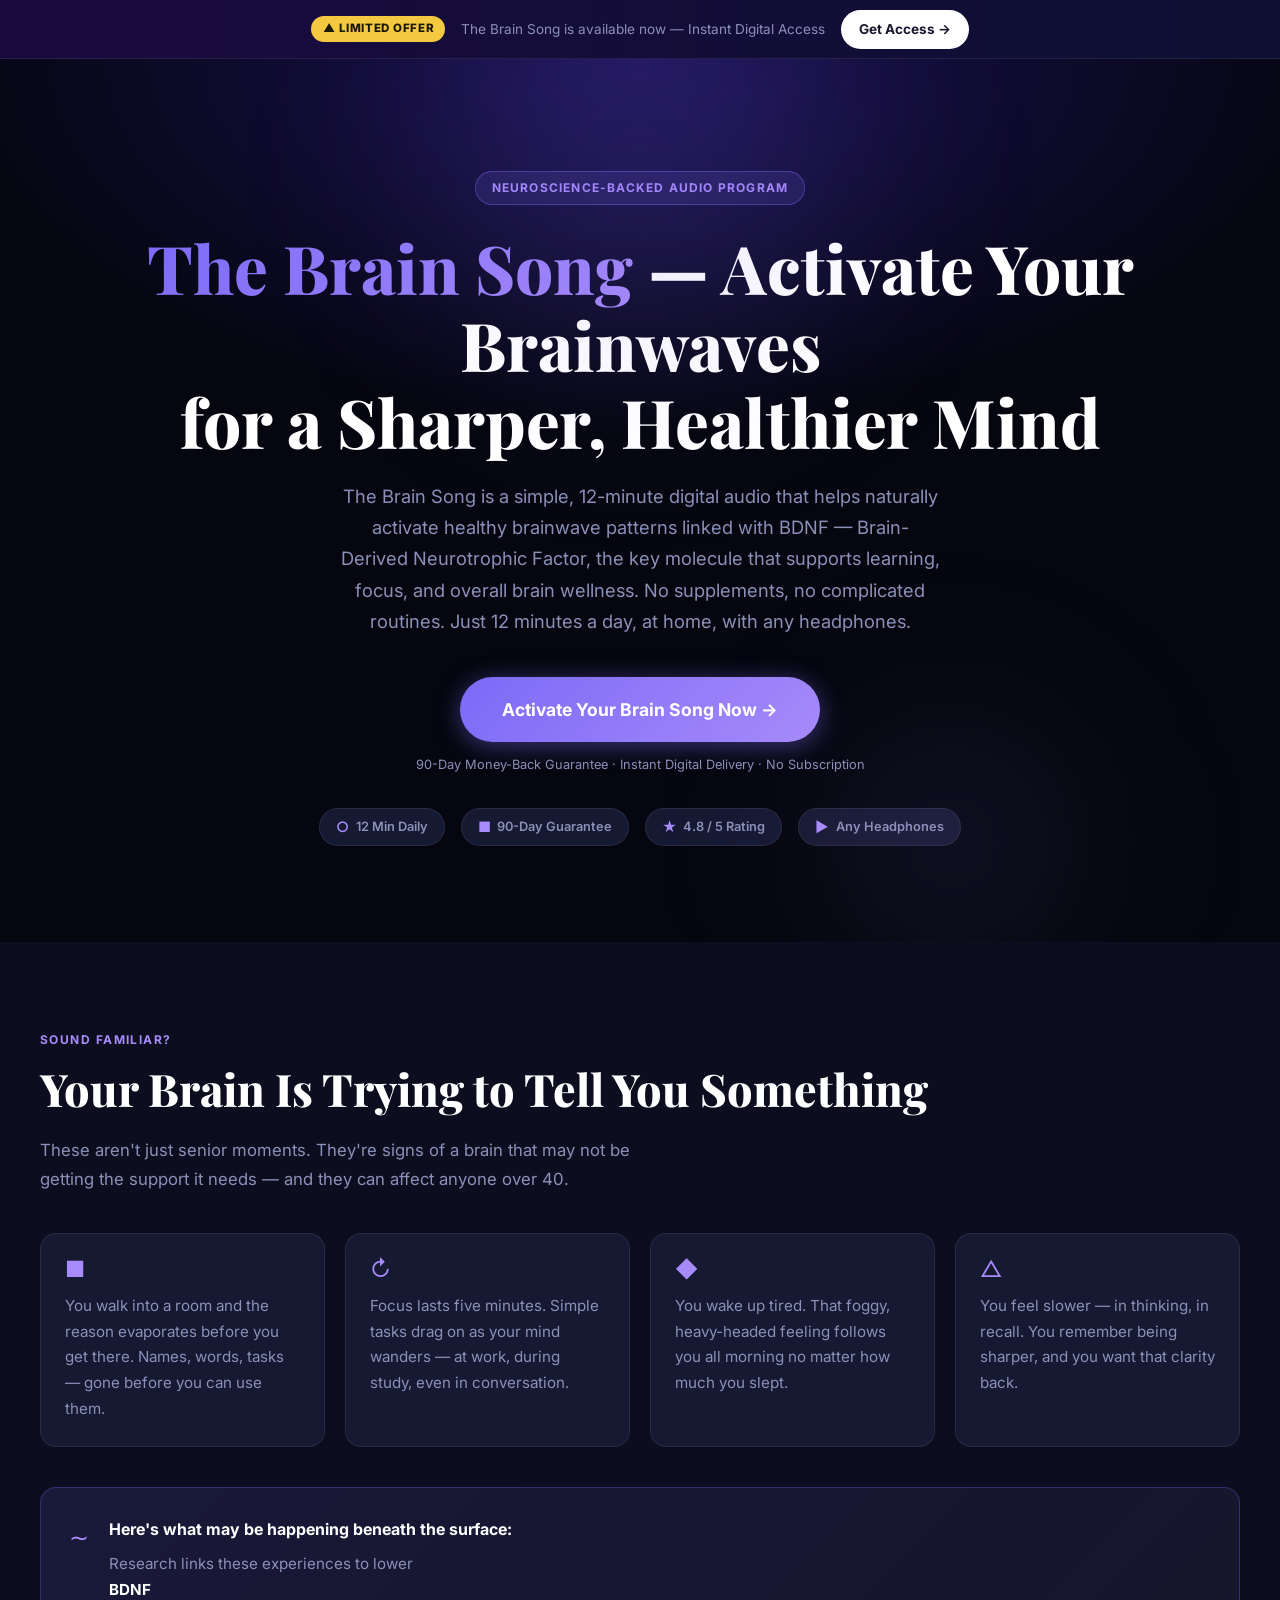
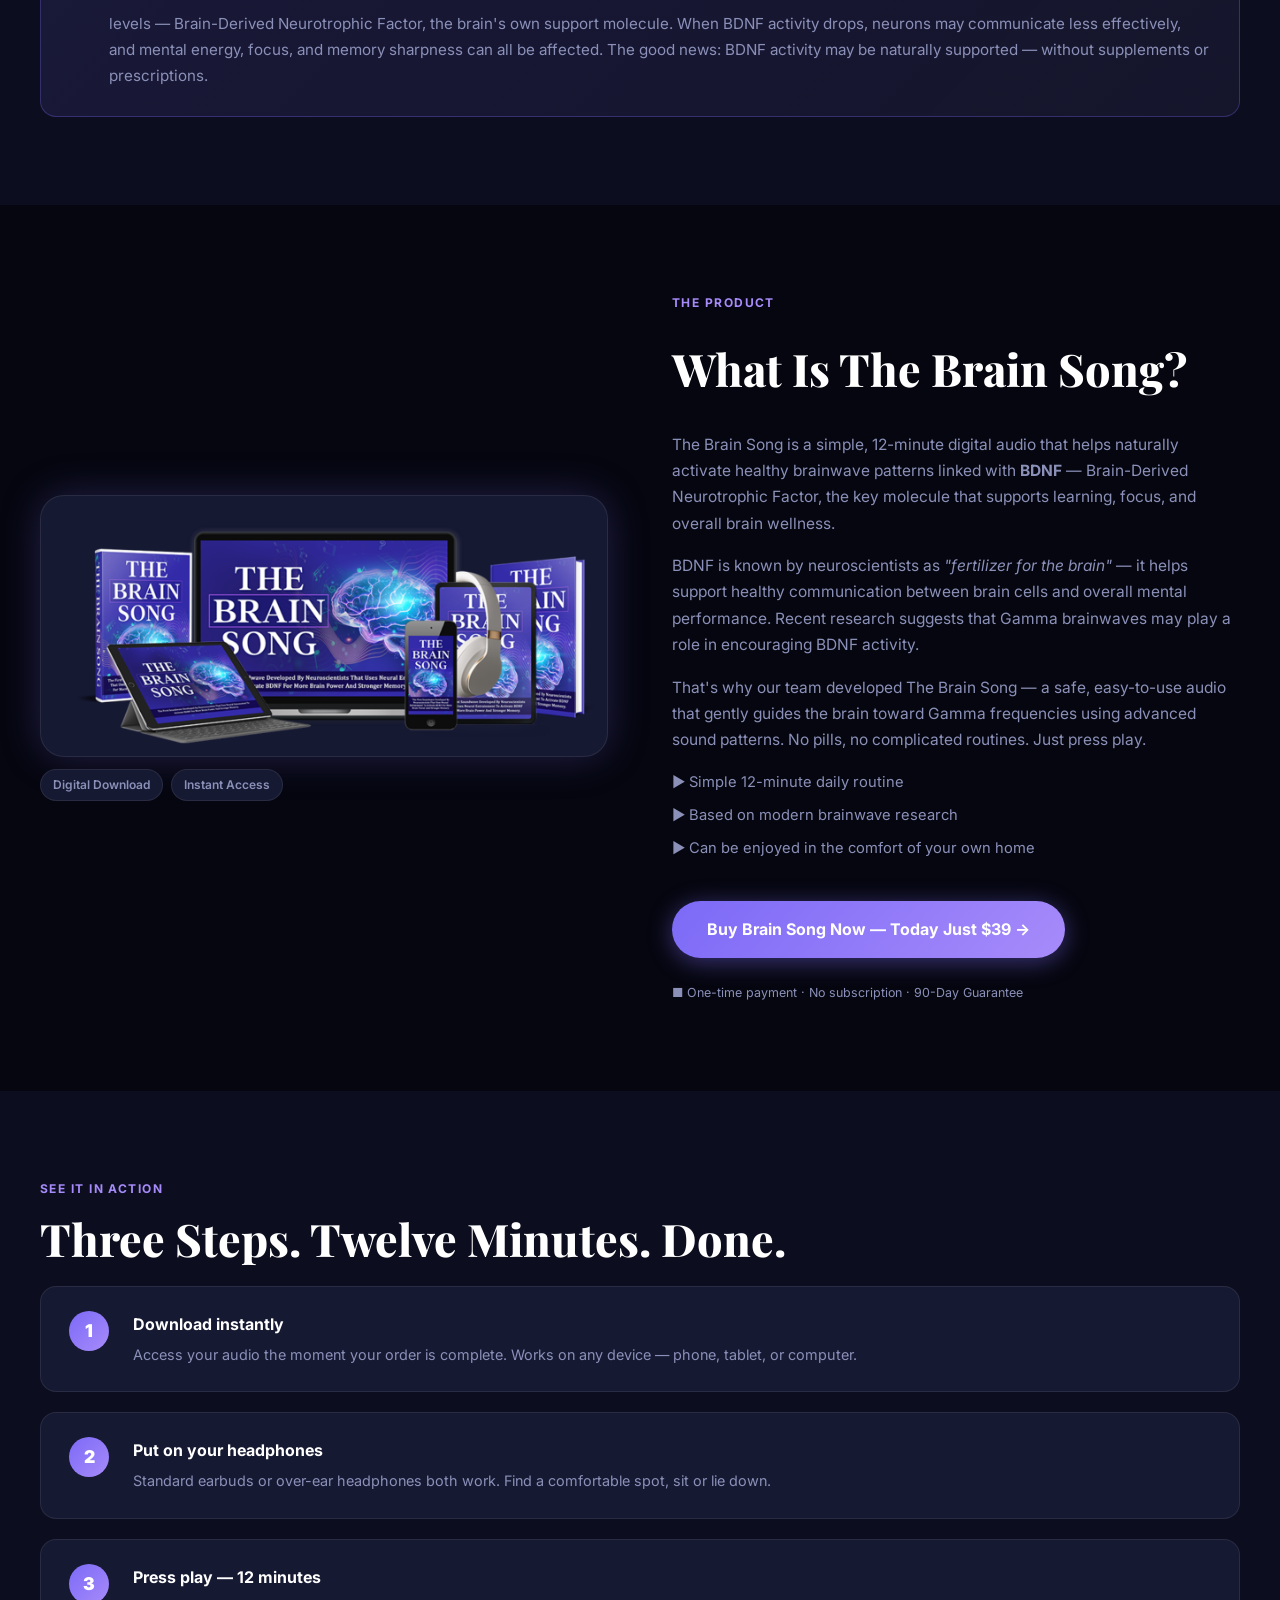
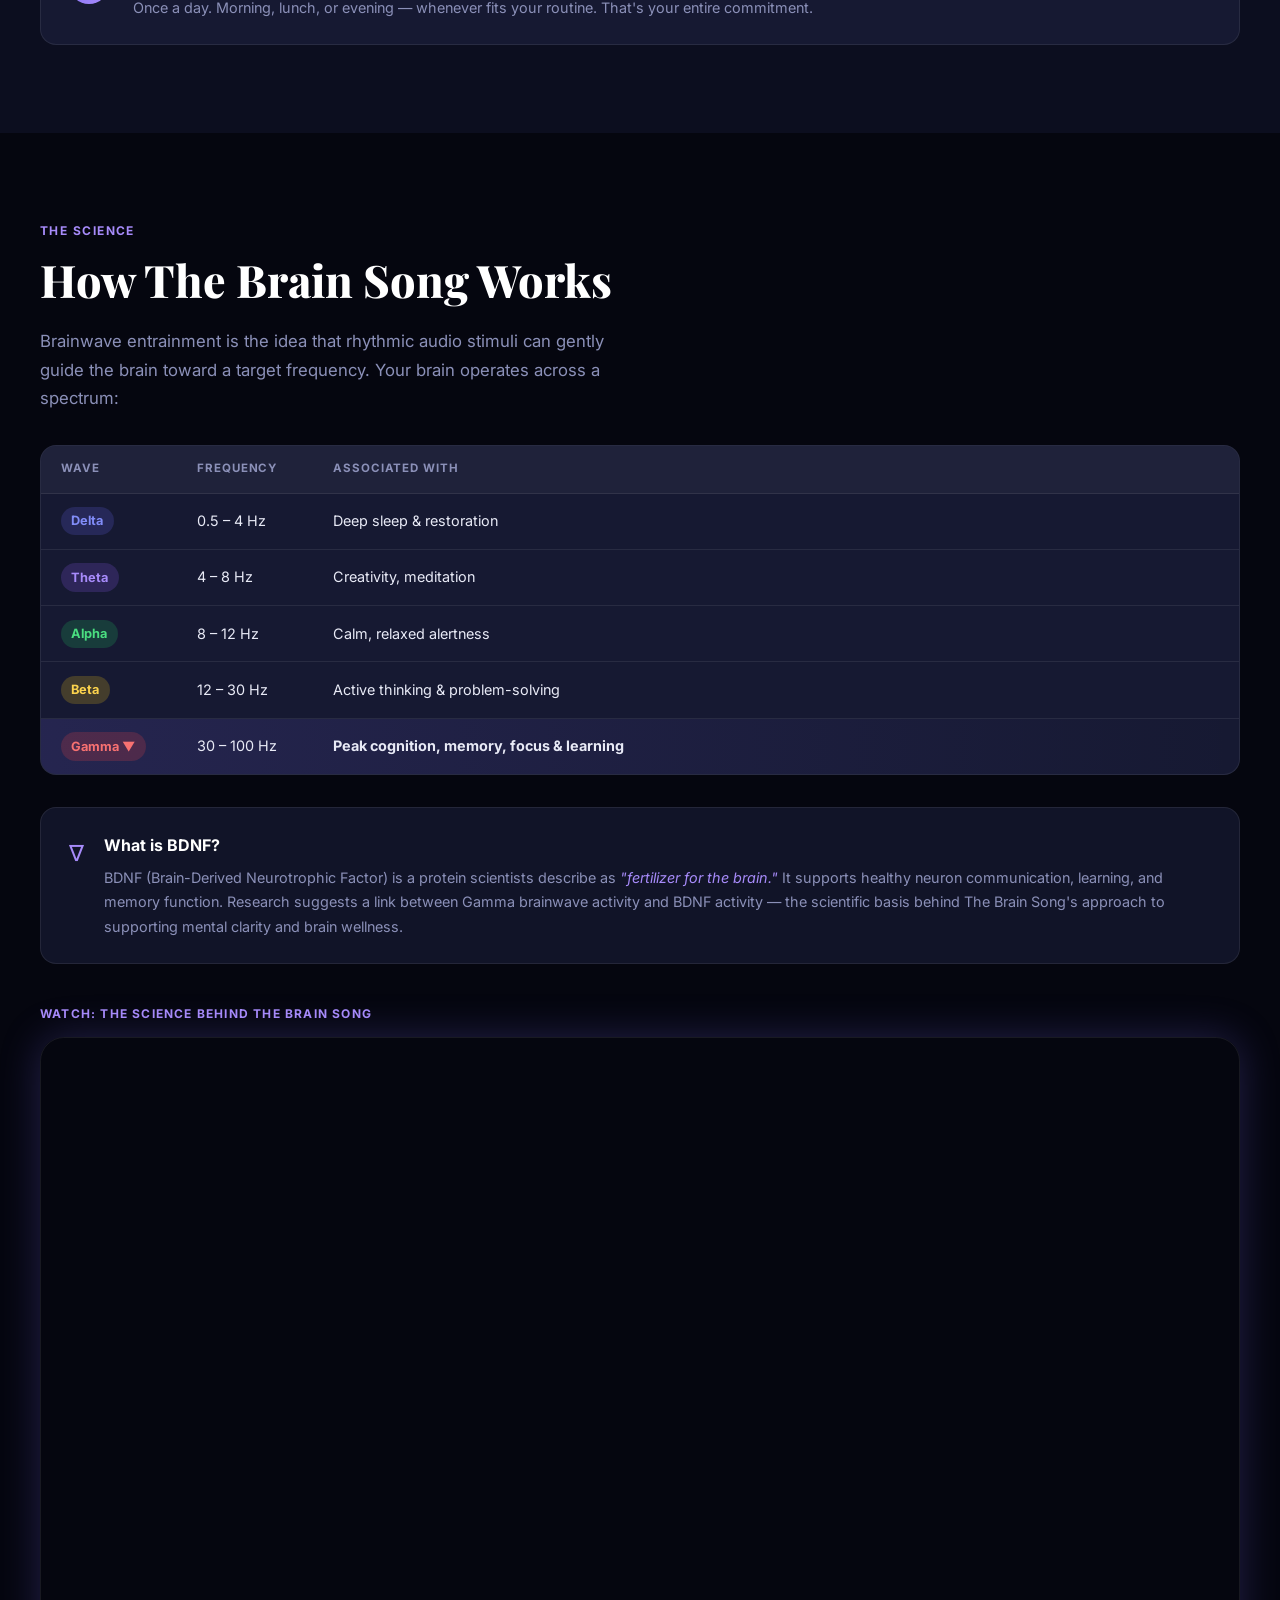
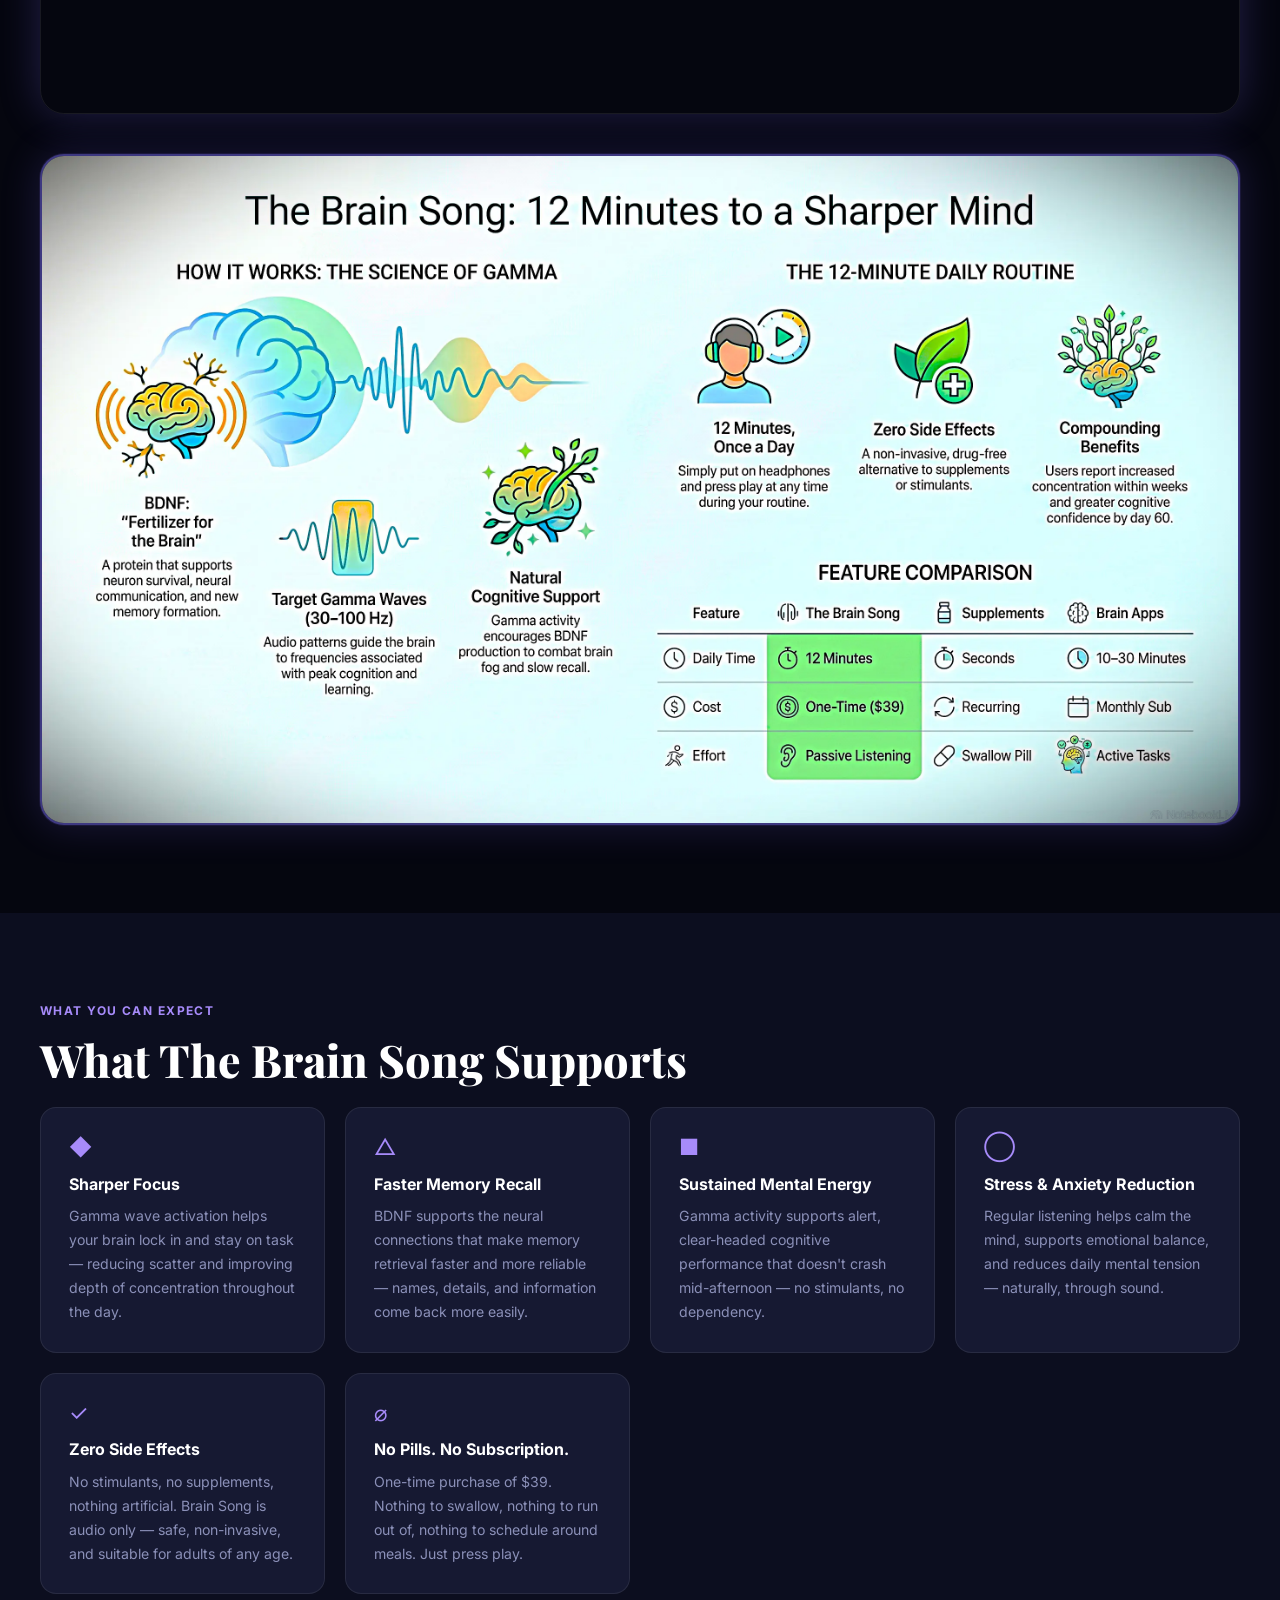
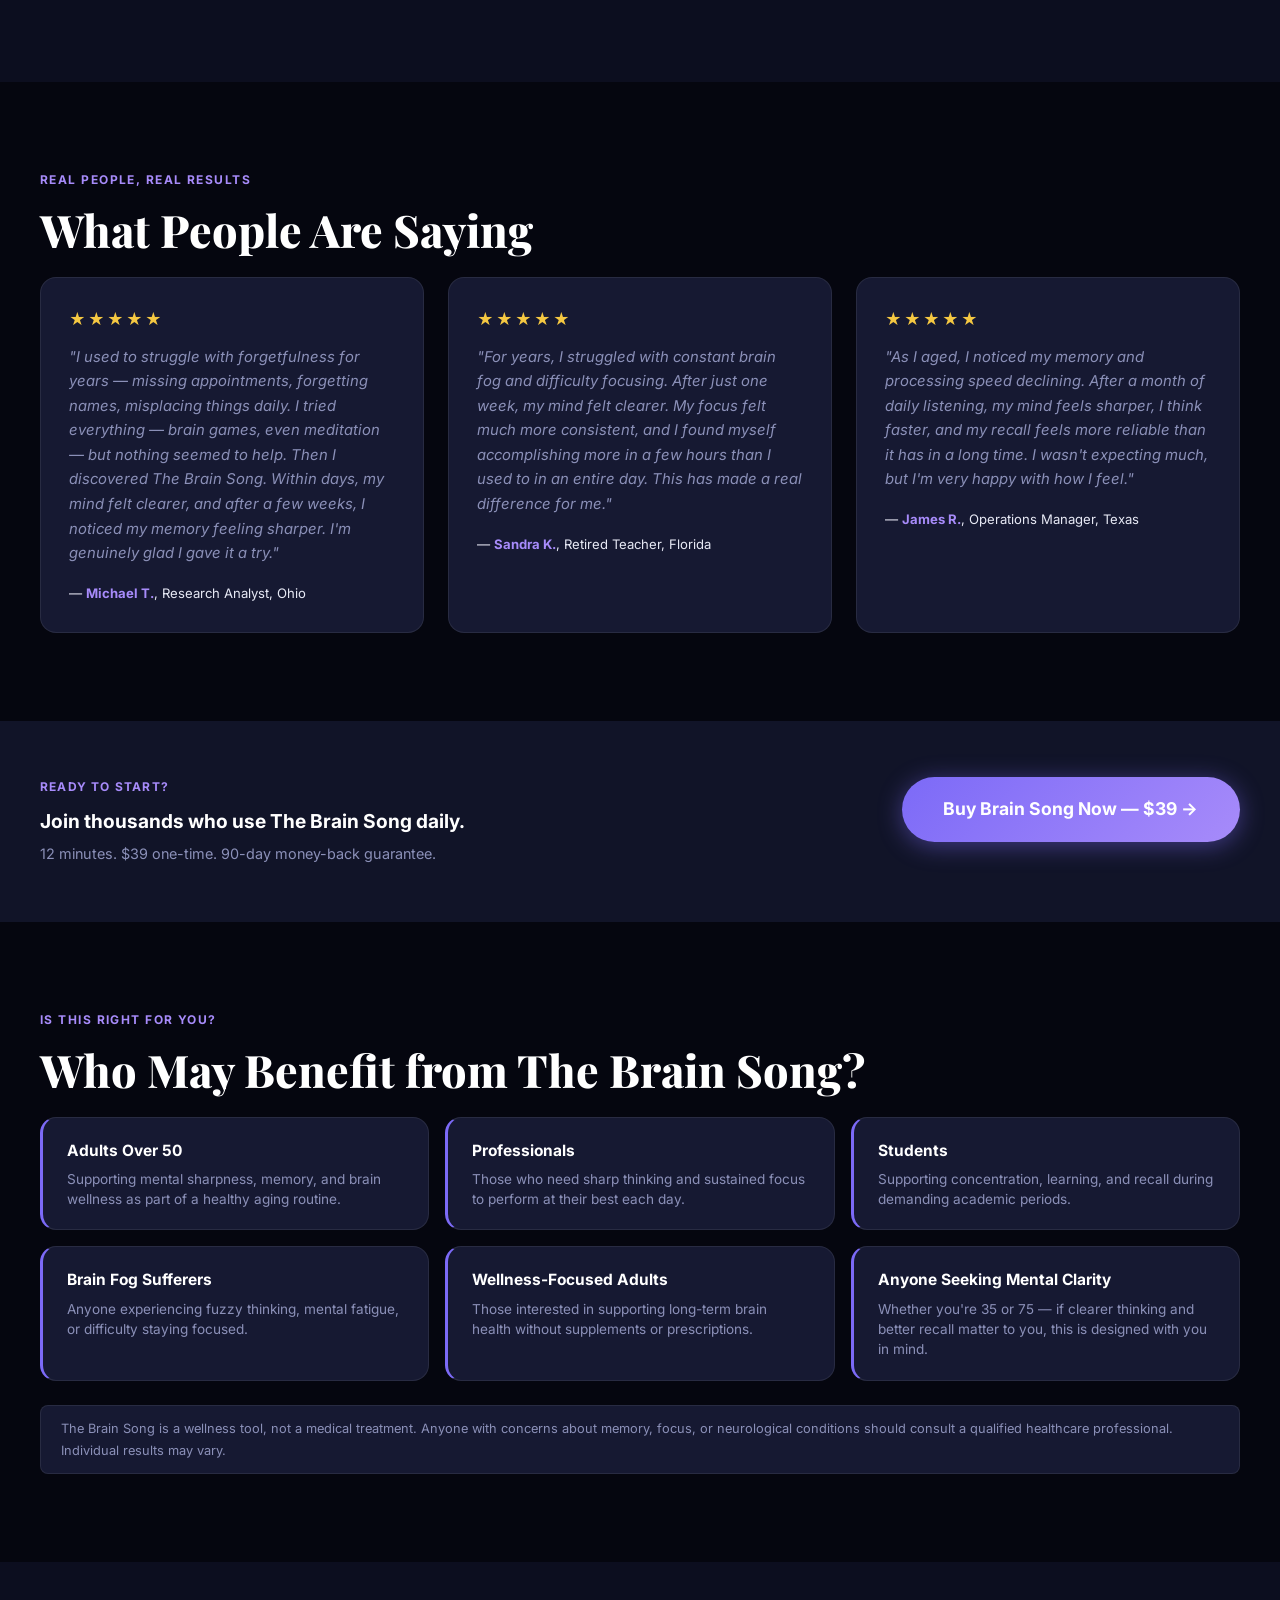
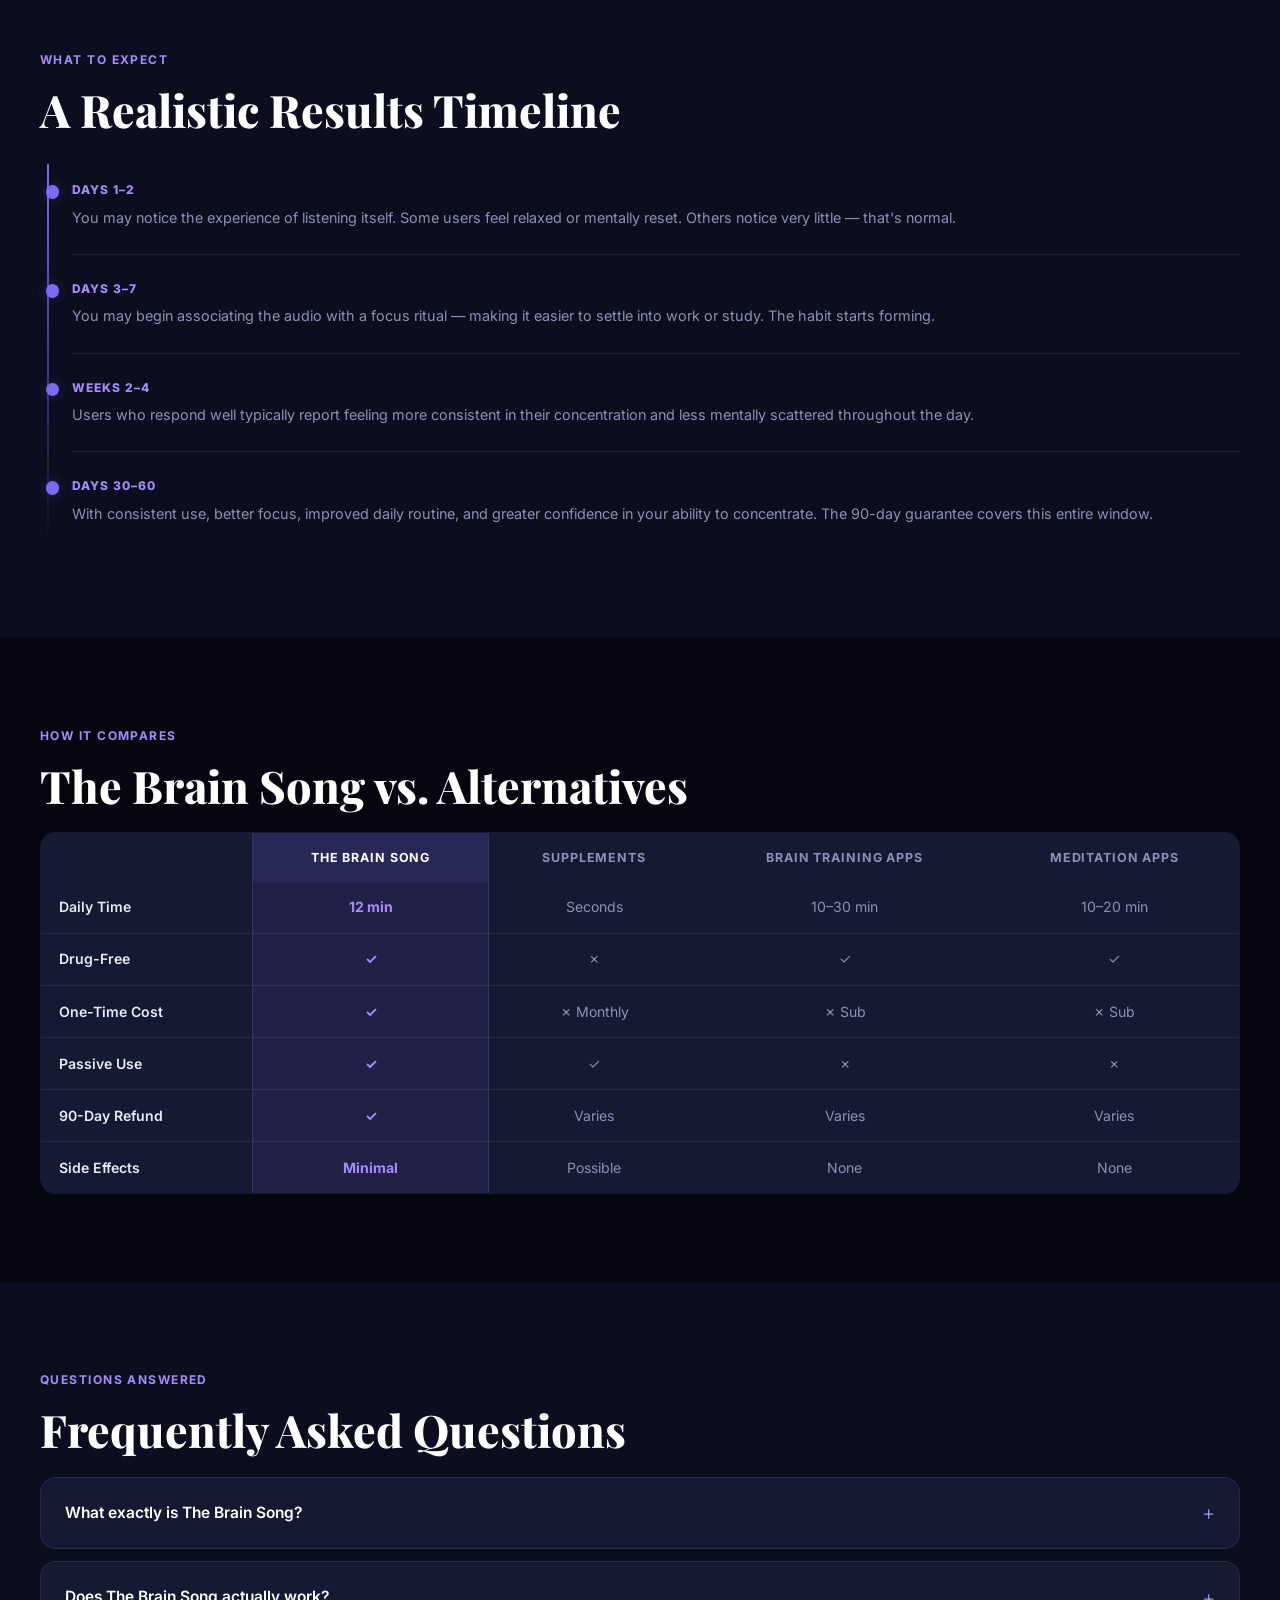
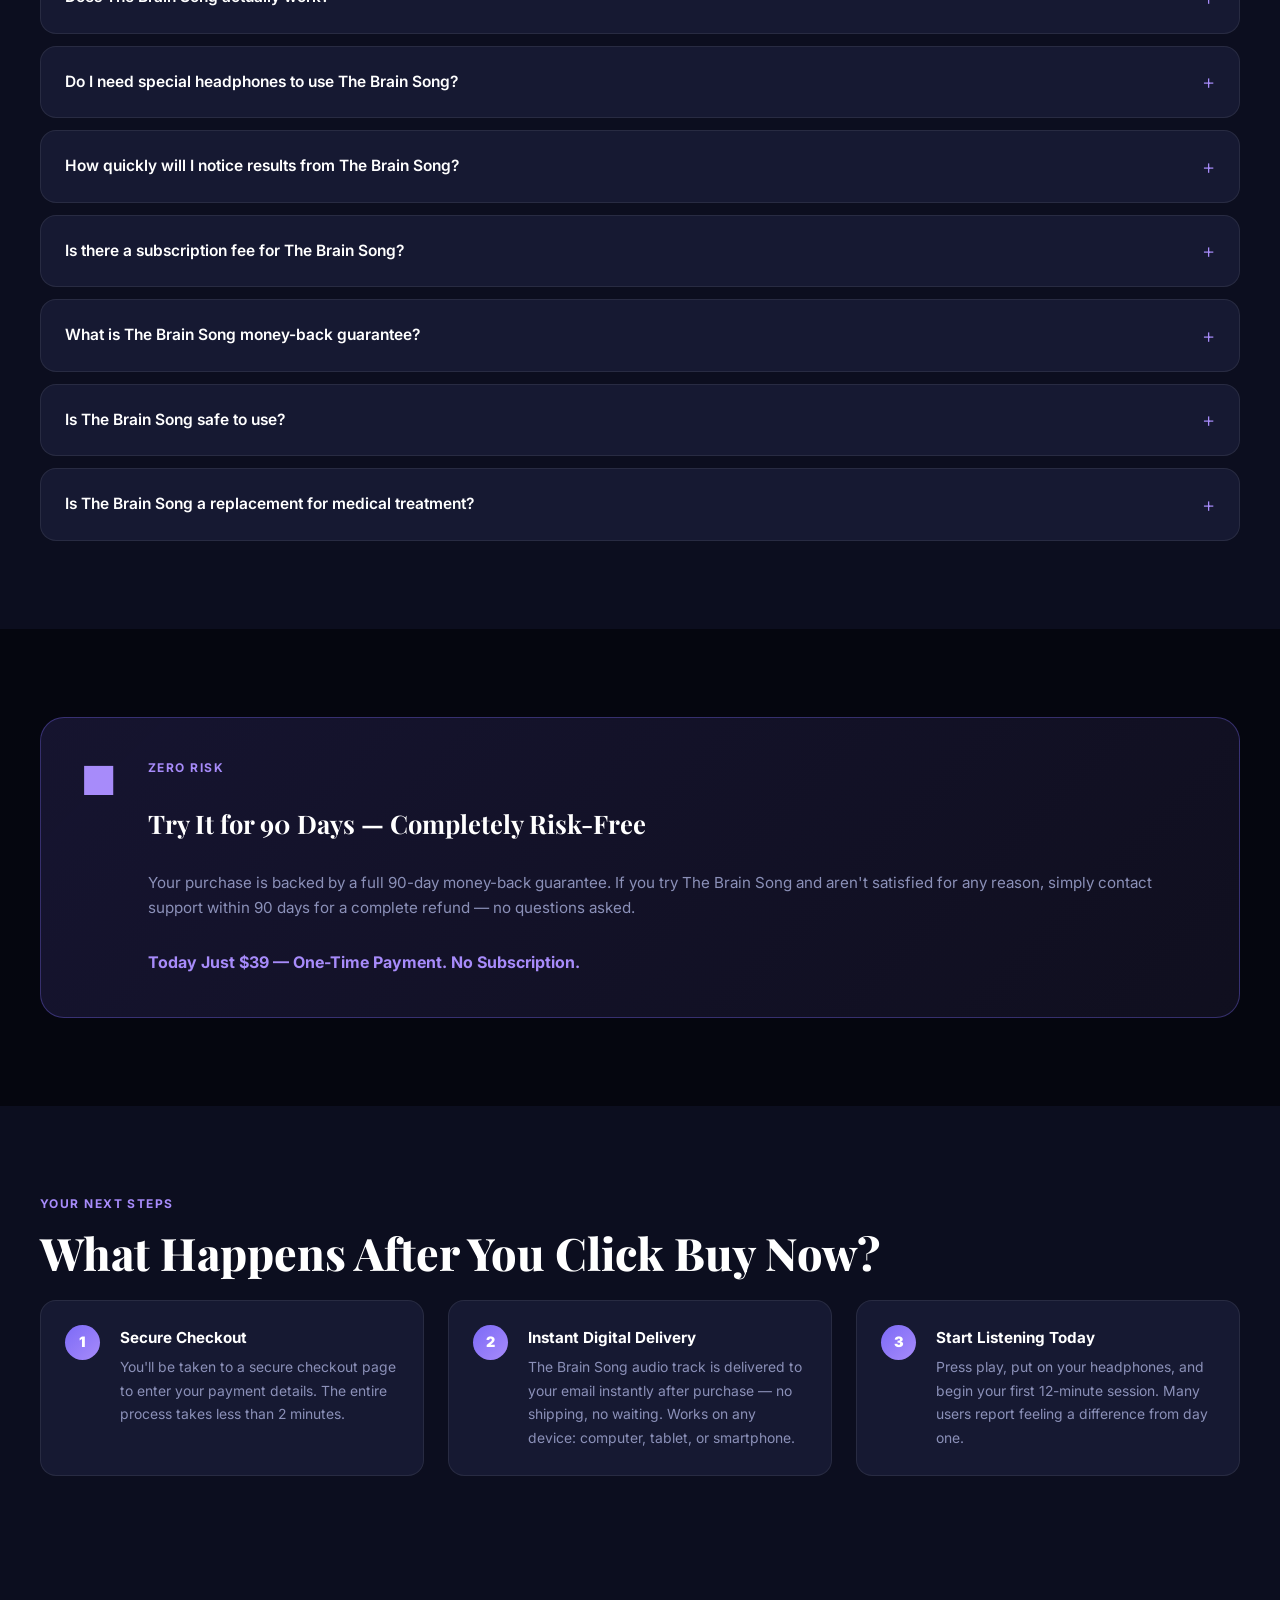
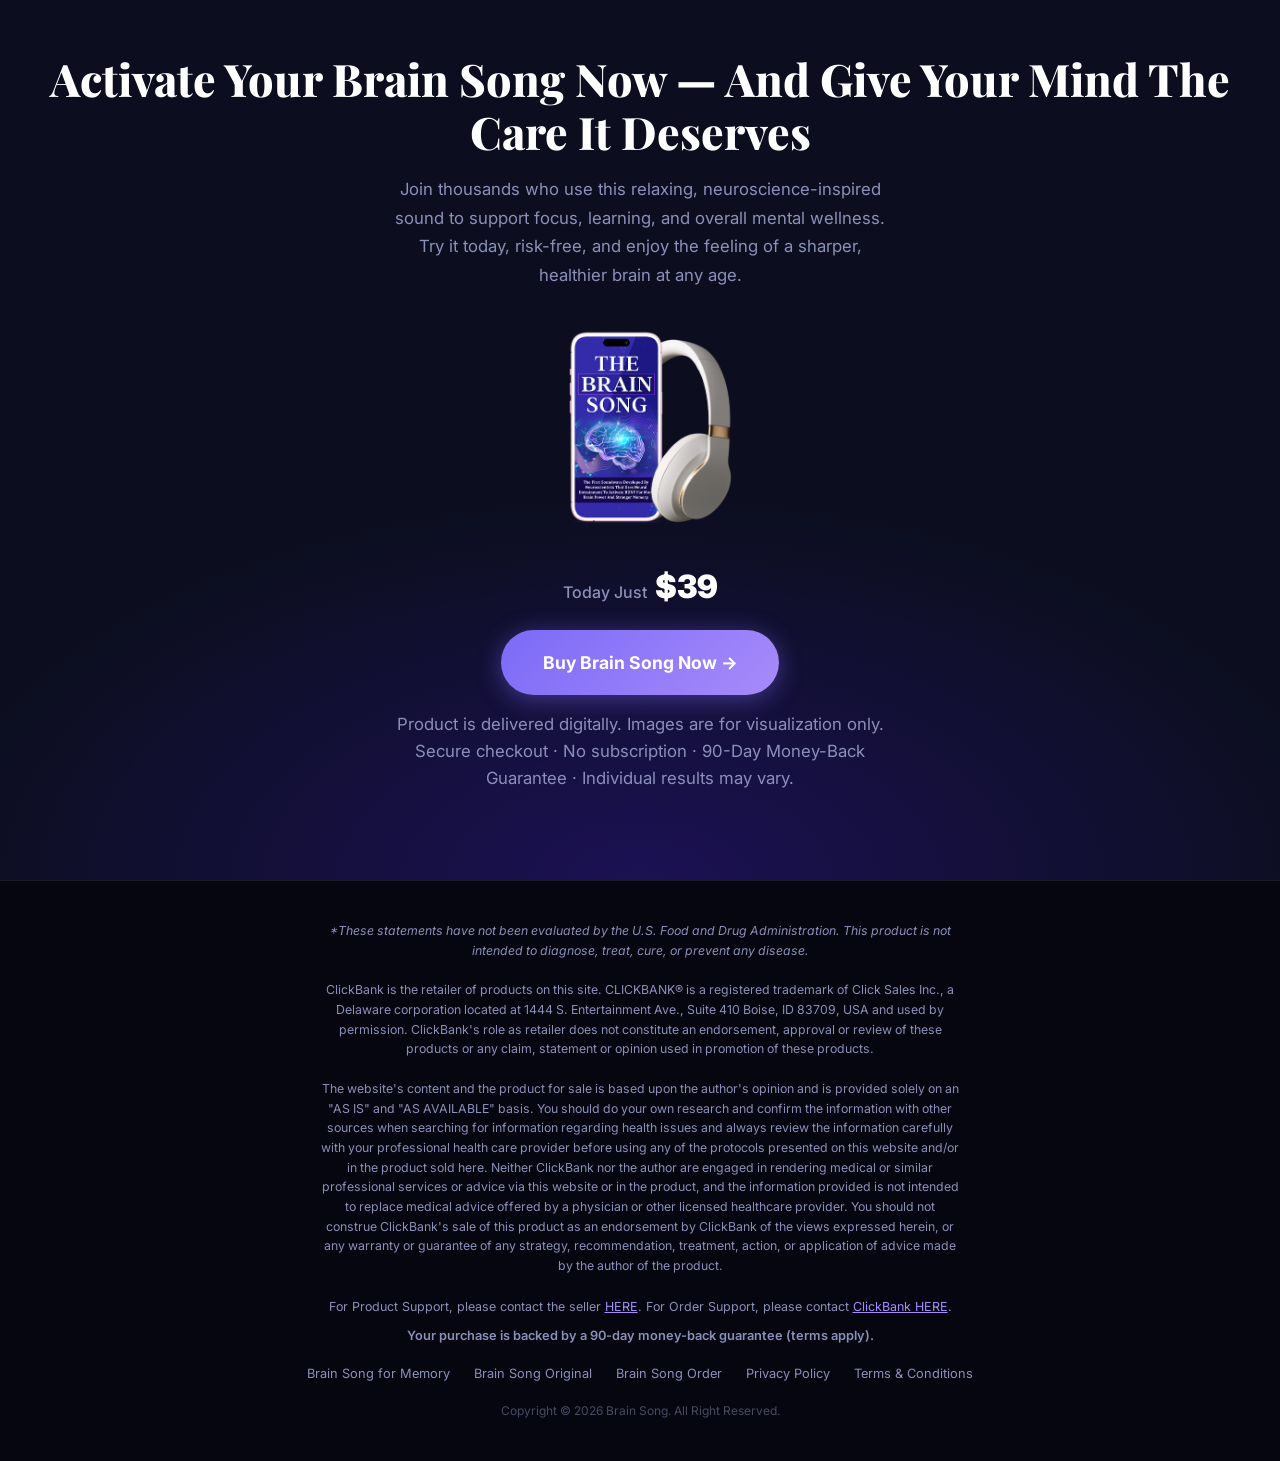
<file: index.html>
﻿<!DOCTYPE html>
<html lang="en">
<head>
  <meta charset="UTF-8" />
  <meta name="viewport" content="width=device-width, initial-scale=1.0" />

  <!-- ✅ PRIMARY SEO — Exact Match Keyword in title -->
  <title>The Brain Song — Gamma Brainwave Audio for Focus &amp; Memory</title>
  <meta name="description" content="The Brain Song is a 12-minute daily audio that activates Gamma brainwaves linked with BDNF — supporting focus, memory, and mental clarity. $39, 90-day guarantee." />
  <link rel="canonical" href="https://us-thebrainsong-en.com/" />

  <!-- ✅ OPEN GRAPH — Facebook / LinkedIn sharing -->
  <meta property="og:type" content="website" />
  <meta property="og:title" content="The Brain Song — Gamma Brainwave Audio for Focus &amp; Memory" />
  <meta property="og:description" content="The Brain Song is a 12-minute daily audio that activates Gamma brainwaves linked with BDNF — supporting focus, memory, and mental clarity. $39, 90-day guarantee." />
  <meta property="og:url" content="https://us-thebrainsong-en.com/" />
  <meta property="og:image" content="https://us-thebrainsong-en.com/assets/prd-img.webp" />
  <meta property="og:site_name" content="The Brain Song" />
  <meta property="og:locale" content="en_US" />

  <!-- ✅ TWITTER CARD -->
  <meta name="twitter:card" content="summary_large_image" />
  <meta name="twitter:title" content="The Brain Song — Gamma Brainwave Audio for Focus &amp; Memory" />
  <meta name="twitter:description" content="The Brain Song is a 12-minute daily audio that activates Gamma brainwaves linked with BDNF — supporting focus, memory, and mental clarity. $39, 90-day guarantee." />
  <meta name="twitter:image" content="https://us-thebrainsong-en.com/assets/prd-img.webp" />

  <!-- ✅ FAQ SCHEMA — Bing Copilot / AI summary eligibility -->
  <script type="application/ld+json">
  {
    "@context": "https://schema.org",
    "@type": "FAQPage",
    "mainEntity": [
      {
        "@type": "Question",
        "name": "What exactly is The Brain Song?",
        "acceptedAnswer": {
          "@type": "Answer",
          "text": "The Brain Song is a 12-minute digital audio program that uses Gamma brainwave entrainment to support focus, memory, and mental clarity. It was developed around research linking Gamma frequency exposure to BDNF production, helping your brain operate closer to its natural performance state without pills, stimulants, or complicated routines."
        }
      },
      {
        "@type": "Question",
        "name": "Does The Brain Song actually work?",
        "acceptedAnswer": {
          "@type": "Answer",
          "text": "The Brain Song is built on peer-reviewed neuroscience linking Gamma brainwave activity to BDNF production, which supports learning, memory, and focus. Results vary by individual. It comes with a full 90-day money-back guarantee."
        }
      },
      {
        "@type": "Question",
        "name": "Do I need special headphones to use The Brain Song?",
        "acceptedAnswer": {
          "@type": "Answer",
          "text": "No — any standard earbuds or over-ear headphones work perfectly with The Brain Song. No special hardware or expensive equipment is needed."
        }
      },
      {
        "@type": "Question",
        "name": "How quickly will I notice results from The Brain Song?",
        "acceptedAnswer": {
          "@type": "Answer",
          "text": "Most users who respond well to The Brain Song start noticing changes within 2 to 4 weeks of consistent daily use. Some feel a calming mental reset after the very first session."
        }
      },
      {
        "@type": "Question",
        "name": "Is there a subscription fee for The Brain Song?",
        "acceptedAnswer": {
          "@type": "Answer",
          "text": "No — The Brain Song is a one-time purchase of $39 with instant digital access. There are no recurring charges, no subscription fees, and no hidden costs."
        }
      },
      {
        "@type": "Question",
        "name": "What is The Brain Song money-back guarantee?",
        "acceptedAnswer": {
          "@type": "Answer",
          "text": "The Brain Song is backed by a full 90-day money-back guarantee. If you are not satisfied for any reason, contact support within 90 days for a complete refund — no questions asked."
        }
      },
      {
        "@type": "Question",
        "name": "Is The Brain Song safe to use?",
        "acceptedAnswer": {
          "@type": "Answer",
          "text": "Yes — The Brain Song is non-invasive, drug-free, and contains no supplements or stimulants. It uses audio only. Consult a healthcare professional if you have specific medical concerns."
        }
      },
      {
        "@type": "Question",
        "name": "Is The Brain Song a replacement for medical treatment?",
        "acceptedAnswer": {
          "@type": "Answer",
          "text": "No — The Brain Song is a wellness audio tool, not a medical treatment. It works best alongside healthy sleep, exercise, hydration, and stress management, and is not a substitute for professional medical care."
        }
      }
    ]
  }
  </script>

  <!-- ✅ PRODUCT SCHEMA -->
  <script type="application/ld+json">
  {
    "@context": "https://schema.org",
    "@type": "Product",
    "name": "The Brain Song",
    "description": "The Brain Song is a simple 12-minute daily digital audio that helps naturally activate healthy brainwave patterns linked with BDNF — the key molecule that supports learning, focus, and overall brain wellness.",
    "image": "/assets/prd-img.webp",
    "brand": {
      "@type": "Brand",
      "name": "The Brain Song"
    },
    "offers": {
      "@type": "Offer",
      "price": "39.00",
      "priceCurrency": "USD",
      "availability": "https://schema.org/InStock",
      "url": "https://hop.clickbank.net/?affiliate=secur24&vendor=brainsongx&pid=vsl",
      "shippingDetails": {
        "@type": "OfferShippingDetails",
        "shippingRate": {
          "@type": "MonetaryAmount",
          "value": "0",
          "currency": "USD"
        },
        "shippingDestination": {
          "@type": "DefinedRegion",
          "addressCountry": "US"
        },
        "deliveryTime": {
          "@type": "ShippingDeliveryTime",
          "handlingTime": {
            "@type": "QuantitativeValue",
            "minValue": 0,
            "maxValue": 0,
            "unitCode": "DAY"
          },
          "transitTime": {
            "@type": "QuantitativeValue",
            "minValue": 0,
            "maxValue": 0,
            "unitCode": "DAY"
          }
        }
      },
      "hasMerchantReturnPolicy": {
        "@type": "MerchantReturnPolicy",
        "applicableCountry": "US",
        "returnPolicyCategory": "https://schema.org/MerchantReturnFiniteReturnWindow",
        "merchantReturnDays": 90,
        "returnMethod": "https://schema.org/ReturnByMail",
        "returnFees": "https://schema.org/FreeReturn"
      }
    },
    "aggregateRating": {
      "@type": "AggregateRating",
      "ratingValue": "4.8",
      "reviewCount": "312",
      "bestRating": "5",
      "worstRating": "1"
    }
  }
  </script>

  <link rel="preconnect" href="https://fonts.googleapis.com" />
  <link rel="preconnect" href="https://fonts.gstatic.com" crossorigin />
  <link href="https://fonts.googleapis.com/css2?family=Inter:wght@300;400;500;600;700;800;900&family=Playfair+Display:wght@700;800&display=swap" rel="stylesheet" />
  <link rel="stylesheet" href="style.css" />

  <!-- Meta Pixel Code -->
  <script>!function(f,b,e,v,n,t,s){if(f.fbq)return;n=f.fbq=function(){n.callMethod?n.callMethod.apply(n,arguments):n.queue.push(arguments)};if(!f._fbq)f._fbq=n;n.push=n;n.loaded=!0;n.version='2.0';n.queue=[];t=b.createElement(e);t.async=!0;t.src=v;s=b.getElementsByTagName(e)[0];s.parentNode.insertBefore(t,s)}(window, document,'script','https://connect.facebook.net/en_US/fbevents.js');fbq('init', '1042615044869357');fbq('track', 'PageView', {}, {eventID: 'TEST60600'});</script>
  <noscript><img height="1" width="1" style="display:none" src="https://www.facebook.com/tr?id=1042615044869357&ev=PageView&noscript=1"/></noscript>
  <!-- End Meta Pixel Code -->
</head>
<body>

  <!-- STICKY NAV BAR -->
  <header class="topbar" role="banner">
    <div class="topbar__inner">
      <span class="topbar__badge">&#9650; Limited Offer</span>
      <span class="topbar__text">The Brain Song is available now — Instant Digital Access</span>
      <a href="https://hop.clickbank.net/?affiliate=secur24&vendor=brainsongx&pid=vsl" class="btn btn--sm btn--white" target="_blank" rel="noopener">Get Access →</a>
    </div>
  </header>

  <!-- HERO -->
  <section class="hero" aria-labelledby="hero-heading">
    <div class="hero__bg-orb hero__bg-orb--1" aria-hidden="true"></div>
    <div class="hero__bg-orb hero__bg-orb--2" aria-hidden="true"></div>
    <div class="container">
      <div class="hero__label">Neuroscience-Backed Audio Program</div>
      <h1 class="hero__heading" id="hero-heading">
        <em>The Brain Song</em> — Activate Your Brainwaves<br />for a Sharper, Healthier Mind
      </h1>
      <p class="hero__sub">
        The Brain Song is a simple, 12-minute digital audio that helps naturally activate
        healthy brainwave patterns linked with BDNF — Brain-Derived Neurotrophic Factor,
        the key molecule that supports learning, focus, and overall brain wellness.
        No supplements, no complicated routines. Just 12 minutes a day, at home, with any headphones.
      </p>
      <div class="hero__cta-group">
        <a href="https://hop.clickbank.net/?affiliate=secur24&vendor=brainsongx&pid=vsl" class="btn btn--primary btn--lg" target="_blank" rel="noopener">
          Activate Your Brain Song Now →
        </a>
        <p class="hero__cta-note">90-Day Money-Back Guarantee · Instant Digital Delivery · No Subscription</p>
      </div>
      <div class="hero__trust-bar" role="list">
        <div class="trust-pill" role="listitem"><span class="trust-pill__icon">&#9675;</span> 12 Min Daily</div>
        <div class="trust-pill" role="listitem"><span class="trust-pill__icon">&#9632;</span> 90-Day Guarantee</div>
        <div class="trust-pill" role="listitem"><span class="trust-pill__icon">&#9733;</span> 4.8 / 5 Rating</div>
        <div class="trust-pill" role="listitem"><span class="trust-pill__icon">&#9654;</span> Any Headphones</div>
      </div>
    </div>
  </section>

  <!-- PAIN POINTS -->
  <section class="section pain" aria-labelledby="pain-heading">
    <div class="container">
      <div class="section-label">Sound Familiar?</div>
      <h2 class="section-heading" id="pain-heading">Your Brain Is Trying to Tell You Something</h2>
      <p class="section-sub">These aren't just senior moments. They're signs of a brain that may not be getting the support it needs — and they can affect anyone over 40.</p>
      <div class="pain__grid">
        <div class="pain-card">
          <div class="pain-card__icon" aria-hidden="true">&#9632;</div>
          <p>You walk into a room and the reason evaporates before you get there. Names, words, tasks — gone before you can use them.</p>
        </div>
        <div class="pain-card">
          <div class="pain-card__icon" aria-hidden="true">&#8635;</div>
          <p>Focus lasts five minutes. Simple tasks drag on as your mind wanders — at work, during study, even in conversation.</p>
        </div>
        <div class="pain-card">
          <div class="pain-card__icon" aria-hidden="true">&#9670;</div>
          <p>You wake up tired. That foggy, heavy-headed feeling follows you all morning no matter how much you slept.</p>
        </div>
        <div class="pain-card">
          <div class="pain-card__icon" aria-hidden="true">&#9651;</div>
          <p>You feel slower — in thinking, in recall. You remember being sharper, and you want that clarity back.</p>
        </div>
      </div>
      <div class="pain__insight">
        <div class="pain__insight-icon" aria-hidden="true">&#8764;</div>
        <div>
          <strong>Here's what may be happening beneath the surface:</strong>
          <p>Research links these experiences to lower <strong>BDNF</strong> levels — Brain-Derived Neurotrophic Factor,
          the brain's own support molecule. When BDNF activity drops, neurons may communicate less effectively,
          and mental energy, focus, and memory sharpness can all be affected. The good news: BDNF activity
          may be naturally supported — without supplements or prescriptions.</p>
        </div>
      </div>
    </div>
  </section>

  <!-- WHAT IS IT -->
  <section class="section product" aria-labelledby="product-heading">
    <div class="container">
      <div class="product__layout">
        <div class="product__visual">
          <div class="product__img-wrap">
            <img src="/assets/prd-img.webp"
                 alt="The Brain Song — Gamma Brainwave Audio Program"
                 width="420" height="420"
                 loading="lazy" />
          </div>
          <div class="product__badge-row">
            <span class="badge">Digital Download</span>
            <span class="badge">Instant Access</span>
          </div>
        </div>
        <div class="product__copy">
          <div class="section-label">The Product</div>
          <h2 class="section-heading" id="product-heading">What Is The Brain Song?</h2>
          <p>The Brain Song is a simple, 12-minute digital audio that helps naturally activate
          healthy brainwave patterns linked with <strong>BDNF</strong> — Brain-Derived Neurotrophic Factor,
          the key molecule that supports learning, focus, and overall brain wellness.</p>
          <p>BDNF is known by neuroscientists as <em>"fertilizer for the brain"</em> — it helps support
          healthy communication between brain cells and overall mental performance. Recent research
          suggests that Gamma brainwaves may play a role in encouraging BDNF activity.</p>
          <p>That's why our team developed The Brain Song — a safe, easy-to-use audio that gently
          guides the brain toward Gamma frequencies using advanced sound patterns. No pills,
          no complicated routines. Just press play.</p>
          <ul class="product__bullets">
            <li>&#9654; Simple 12-minute daily routine</li>
            <li>&#9654; Based on modern brainwave research</li>
            <li>&#9654; Can be enjoyed in the comfort of your own home</li>
          </ul>
          <a href="https://hop.clickbank.net/?affiliate=secur24&vendor=brainsongx&pid=vsl" class="btn btn--primary" target="_blank" rel="noopener">
            Buy Brain Song Now — Today Just $39 →
          </a>
          <p style="font-size:0.78rem;color:var(--c-text-muted);margin-top:0.5rem;">&#9632; One-time payment &middot; No subscription &middot; 90-Day Guarantee</p>
        </div>
      </div>
    </div>
  </section>

  <!-- HOW IT WORKS -->
  <section class="section steps" aria-labelledby="steps-heading">
    <div class="container">
      <div class="section-label">See It In Action</div>
      <h2 class="section-heading" id="steps-heading">Three Steps. Twelve Minutes. Done.</h2>
      <ol class="steps__list" role="list">
        <li class="step-card">
          <div class="step-card__number" aria-hidden="true">1</div>
          <div class="step-card__body">
            <h3>Download instantly</h3>
            <p>Access your audio the moment your order is complete. Works on any device — phone, tablet, or computer.</p>
          </div>
        </li>
        <li class="step-card">
          <div class="step-card__number" aria-hidden="true">2</div>
          <div class="step-card__body">
            <h3>Put on your headphones</h3>
            <p>Standard earbuds or over-ear headphones both work. Find a comfortable spot, sit or lie down.</p>
          </div>
        </li>
        <li class="step-card">
          <div class="step-card__number" aria-hidden="true">3</div>
          <div class="step-card__body">
            <h3>Press play — 12 minutes</h3>
            <p>Once a day. Morning, lunch, or evening — whenever fits your routine. That's your entire commitment.</p>
          </div>
        </li>
      </ol>
    </div>
  </section>

  <!-- SCIENCE -->
  <section class="section science" aria-labelledby="science-heading">
    <div class="container">
      <div class="section-label">The Science</div>
      <h2 class="section-heading" id="science-heading">How The Brain Song Works</h2>
      <p class="section-sub">Brainwave entrainment is the idea that rhythmic audio stimuli can gently guide the brain toward a target frequency. Your brain operates across a spectrum:</p>
      <div class="freq-table" role="table" aria-label="Brainwave frequency ranges">
        <div class="freq-row freq-row--head" role="row">
          <div role="columnheader">Wave</div>
          <div role="columnheader">Frequency</div>
          <div role="columnheader">Associated With</div>
        </div>
        <div class="freq-row" role="row">
          <div role="cell"><span class="freq-label delta">Delta</span></div>
          <div role="cell">0.5 – 4 Hz</div>
          <div role="cell">Deep sleep &amp; restoration</div>
        </div>
        <div class="freq-row" role="row">
          <div role="cell"><span class="freq-label theta">Theta</span></div>
          <div role="cell">4 – 8 Hz</div>
          <div role="cell">Creativity, meditation</div>
        </div>
        <div class="freq-row" role="row">
          <div role="cell"><span class="freq-label alpha">Alpha</span></div>
          <div role="cell">8 – 12 Hz</div>
          <div role="cell">Calm, relaxed alertness</div>
        </div>
        <div class="freq-row" role="row">
          <div role="cell"><span class="freq-label beta">Beta</span></div>
          <div role="cell">12 – 30 Hz</div>
          <div role="cell">Active thinking &amp; problem-solving</div>
        </div>
        <div class="freq-row freq-row--highlight" role="row">
          <div role="cell"><span class="freq-label gamma">Gamma &#9660;</span></div>
          <div role="cell">30 – 100 Hz</div>
          <div role="cell"><strong>Peak cognition, memory, focus &amp; learning</strong></div>
        </div>
      </div>
      <div class="bdnf-callout">
        <div class="bdnf-callout__icon" aria-hidden="true">&#8711;</div>
        <div>
          <strong>What is BDNF?</strong>
          <p>BDNF (Brain-Derived Neurotrophic Factor) is a protein scientists describe as
          <em>"fertilizer for the brain."</em> It supports healthy neuron communication,
          learning, and memory function. Research suggests a link between Gamma brainwave activity
          and BDNF activity — the scientific basis behind The Brain Song's approach to supporting
          mental clarity and brain wellness.</p>
        </div>
      </div>

      <!-- VIDEO -->
      <div class="video-wrap">
        <div class="video-wrap__label">Watch: The Science Behind The Brain Song</div>
        <div class="video-wrap__embed">
          <iframe
            src="https://www.youtube.com/embed/RKo5SuMylYU"
            title="The Brain Song — Neuroscience and Gamma Brainwave Audio Explained"
            allow="accelerometer; autoplay; clipboard-write; encrypted-media; gyroscope; picture-in-picture"
            allowfullscreen
            loading="lazy"
          ></iframe>
        </div>
      </div>

      <!-- INFOGRAPHIC -->
      <div class="infographic-wrap">
        <img
          src="/assets/Brain_Health_Routine_Infographic.webp"
          alt="Brain Health Routine Infographic — how The Brain Song supports BDNF, Gamma brainwaves, and daily cognitive performance"
          width="1200"
          loading="lazy"
        />
      </div>
    </div>
  </section>

  <!-- BENEFITS -->
  <section class="section benefits" aria-labelledby="benefits-heading">
    <div class="container">
      <div class="section-label">What You Can Expect</div>
      <h2 class="section-heading" id="benefits-heading">What The Brain Song Supports</h2>
      <div class="benefits__grid">
        <div class="benefit-card">
          <div class="benefit-card__icon" aria-hidden="true">&#9670;</div>
          <h3>Sharper Focus</h3>
          <p>Gamma wave activation helps your brain lock in and stay on task — reducing scatter and improving depth of concentration throughout the day.</p>
        </div>
        <div class="benefit-card">
          <div class="benefit-card__icon" aria-hidden="true">&#9651;</div>
          <h3>Faster Memory Recall</h3>
          <p>BDNF supports the neural connections that make memory retrieval faster and more reliable — names, details, and information come back more easily.</p>
        </div>
        <div class="benefit-card">
          <div class="benefit-card__icon" aria-hidden="true">&#9632;</div>
          <h3>Sustained Mental Energy</h3>
          <p>Gamma activity supports alert, clear-headed cognitive performance that doesn't crash mid-afternoon — no stimulants, no dependency.</p>
        </div>
        <div class="benefit-card">
          <div class="benefit-card__icon" aria-hidden="true">&#9711;</div>
          <h3>Stress &amp; Anxiety Reduction</h3>
          <p>Regular listening helps calm the mind, supports emotional balance, and reduces daily mental tension — naturally, through sound.</p>
        </div>
        <div class="benefit-card">
          <div class="benefit-card__icon" aria-hidden="true">&#10003;</div>
          <h3>Zero Side Effects</h3>
          <p>No stimulants, no supplements, nothing artificial. Brain Song is audio only — safe, non-invasive, and suitable for adults of any age.</p>
        </div>
        <div class="benefit-card">
          <div class="benefit-card__icon" aria-hidden="true">&#8960;</div>
          <h3>No Pills. No Subscription.</h3>
          <p>One-time purchase of $39. Nothing to swallow, nothing to run out of, nothing to schedule around meals. Just press play.</p>
        </div>
      </div>
    </div>
  </section>

  <!-- TESTIMONIALS -->
  <section class="section testimonials" aria-labelledby="testimonials-heading">
    <div class="container">
      <div class="section-label">Real People, Real Results</div>
      <h2 class="section-heading" id="testimonials-heading">What People Are Saying</h2>
      <div class="testimonials__grid">
        <blockquote class="testimonial-card">
          <div class="testimonial-card__stars" aria-label="5 stars">★★★★★</div>
          <p>"I used to struggle with forgetfulness for years — missing appointments, forgetting names, misplacing things daily. I tried everything — brain games, even meditation — but nothing seemed to help. Then I discovered The Brain Song. Within days, my mind felt clearer, and after a few weeks, I noticed my memory feeling sharper. I'm genuinely glad I gave it a try."</p>
          <footer>— <strong>Michael T.</strong>, Research Analyst, Ohio</footer>
        </blockquote>
        <blockquote class="testimonial-card">
          <div class="testimonial-card__stars" aria-label="5 stars">★★★★★</div>
          <p>"For years, I struggled with constant brain fog and difficulty focusing. After just one week, my mind felt clearer. My focus felt much more consistent, and I found myself accomplishing more in a few hours than I used to in an entire day. This has made a real difference for me."</p>
          <footer>— <strong>Sandra K.</strong>, Retired Teacher, Florida</footer>
        </blockquote>
        <blockquote class="testimonial-card">
          <div class="testimonial-card__stars" aria-label="5 stars">★★★★★</div>
          <p>"As I aged, I noticed my memory and processing speed declining. After a month of daily listening, my mind feels sharper, I think faster, and my recall feels more reliable than it has in a long time. I wasn't expecting much, but I'm very happy with how I feel."</p>
          <footer>— <strong>James R.</strong>, Operations Manager, Texas</footer>
        </blockquote>
      </div>
    </div>
  </section>

  <!-- MID-PAGE CTA -->
  <section class="section" style="padding:3.5rem 0;background:var(--c-bg-3);" aria-label="Mid-page call to action">
    <div class="container">
      <div style="display:flex;flex-wrap:wrap;align-items:center;justify-content:space-between;gap:2rem;">
        <div>
          <p style="font-size:0.75rem;font-weight:700;letter-spacing:0.1em;text-transform:uppercase;color:var(--c-accent-2);margin-bottom:0.5rem;">Ready to Start?</p>
          <p style="font-size:1.2rem;font-weight:700;color:#fff;margin-bottom:0.25rem;">Join thousands who use The Brain Song daily.</p>
          <p style="font-size:0.9rem;color:var(--c-text-muted);">12 minutes. $39 one-time. 90-day money-back guarantee.</p>
        </div>
        <a href="https://hop.clickbank.net/?affiliate=secur24&vendor=brainsongx&pid=vsl" class="btn btn--primary btn--lg" target="_blank" rel="noopener">
          Buy Brain Song Now — $39 &#8594;
        </a>
      </div>
    </div>
  </section>

  <!-- WHO IT'S FOR -->
  <section class="section whois" aria-labelledby="whois-heading">
    <div class="container">
      <div class="section-label">Is This Right for You?</div>
      <h2 class="section-heading" id="whois-heading">Who May Benefit from The Brain Song?</h2>
      <div class="whois__grid">
        <div class="whois-card">
          <div class="whois-card__body">
            <strong>Adults Over 50</strong>
            <p>Supporting mental sharpness, memory, and brain wellness as part of a healthy aging routine.</p>
          </div>
        </div>
        <div class="whois-card">
          <div class="whois-card__body">
            <strong>Professionals</strong>
            <p>Those who need sharp thinking and sustained focus to perform at their best each day.</p>
          </div>
        </div>
        <div class="whois-card">
          <div class="whois-card__body">
            <strong>Students</strong>
            <p>Supporting concentration, learning, and recall during demanding academic periods.</p>
          </div>
        </div>
        <div class="whois-card">
          <div class="whois-card__body">
            <strong>Brain Fog Sufferers</strong>
            <p>Anyone experiencing fuzzy thinking, mental fatigue, or difficulty staying focused.</p>
          </div>
        </div>
        <div class="whois-card">
          <div class="whois-card__body">
            <strong>Wellness-Focused Adults</strong>
            <p>Those interested in supporting long-term brain health without supplements or prescriptions.</p>
          </div>
        </div>
        <div class="whois-card">
          <div class="whois-card__body">
            <strong>Anyone Seeking Mental Clarity</strong>
            <p>Whether you're 35 or 75 — if clearer thinking and better recall matter to you, this is designed with you in mind.</p>
          </div>
        </div>
      </div>
      <p class="whois__disclaimer">The Brain Song is a wellness tool, not a medical treatment. Anyone with concerns about memory, focus, or neurological conditions should consult a qualified healthcare professional. Individual results may vary.</p>
    </div>
  </section>

  <!-- TIMELINE -->
  <section class="section timeline" aria-labelledby="timeline-heading">
    <div class="container">
      <div class="section-label">What to Expect</div>
      <h2 class="section-heading" id="timeline-heading">A Realistic Results Timeline</h2>
      <div class="timeline__track" role="list">
        <div class="timeline-item" role="listitem">
          <div class="timeline-item__marker" aria-hidden="true"></div>
          <div class="timeline-item__content">
            <div class="timeline-item__label">Days 1–2</div>
            <p>You may notice the experience of listening itself. Some users feel relaxed or mentally reset. Others notice very little — that's normal.</p>
          </div>
        </div>
        <div class="timeline-item" role="listitem">
          <div class="timeline-item__marker" aria-hidden="true"></div>
          <div class="timeline-item__content">
            <div class="timeline-item__label">Days 3–7</div>
            <p>You may begin associating the audio with a focus ritual — making it easier to settle into work or study. The habit starts forming.</p>
          </div>
        </div>
        <div class="timeline-item" role="listitem">
          <div class="timeline-item__marker" aria-hidden="true"></div>
          <div class="timeline-item__content">
            <div class="timeline-item__label">Weeks 2–4</div>
            <p>Users who respond well typically report feeling more consistent in their concentration and less mentally scattered throughout the day.</p>
          </div>
        </div>
        <div class="timeline-item" role="listitem">
          <div class="timeline-item__marker" aria-hidden="true"></div>
          <div class="timeline-item__content">
            <div class="timeline-item__label">Days 30–60</div>
            <p>With consistent use, better focus, improved daily routine, and greater confidence in your ability to concentrate. The 90-day guarantee covers this entire window.</p>
          </div>
        </div>
      </div>
    </div>
  </section>

  <!-- COMPARISON -->
  <section class="section comparison" aria-labelledby="comparison-heading">
    <div class="container">
      <div class="section-label">How It Compares</div>
      <h2 class="section-heading" id="comparison-heading">The Brain Song vs. Alternatives</h2>
      <div class="comp-table-wrap">
        <table class="comp-table" role="table">
          <thead>
            <tr>
              <th scope="col"></th>
              <th scope="col" class="comp-table__highlight">The Brain Song</th>
              <th scope="col">Supplements</th>
              <th scope="col">Brain Training Apps</th>
              <th scope="col">Meditation Apps</th>
            </tr>
          </thead>
          <tbody>
            <tr><th scope="row">Daily Time</th><td class="comp-table__highlight">12 min</td><td>Seconds</td><td>10–30 min</td><td>10–20 min</td></tr>
            <tr><th scope="row">Drug-Free</th><td class="comp-table__highlight">✓</td><td>✗</td><td>✓</td><td>✓</td></tr>
            <tr><th scope="row">One-Time Cost</th><td class="comp-table__highlight">✓</td><td>✗ Monthly</td><td>✗ Sub</td><td>✗ Sub</td></tr>
            <tr><th scope="row">Passive Use</th><td class="comp-table__highlight">✓</td><td>✓</td><td>✗</td><td>✗</td></tr>
            <tr><th scope="row">90-Day Refund</th><td class="comp-table__highlight">✓</td><td>Varies</td><td>Varies</td><td>Varies</td></tr>
            <tr><th scope="row">Side Effects</th><td class="comp-table__highlight">Minimal</td><td>Possible</td><td>None</td><td>None</td></tr>
          </tbody>
        </table>
      </div>
    </div>
  </section>

  <!-- FAQ -->
  <section class="section faq" aria-labelledby="faq-heading">
    <div class="container">
      <div class="section-label">Questions Answered</div>
      <h2 class="section-heading" id="faq-heading">Frequently Asked Questions</h2>
      <div class="faq__list">
        <details class="faq-item">
          <summary>What exactly is The Brain Song?</summary>
          <p>The Brain Song is a 12-minute digital audio program that uses Gamma brainwave entrainment to support focus, memory, and mental clarity. It was developed around research linking Gamma frequency exposure to BDNF production — helping your brain operate closer to its natural performance state, without pills, stimulants, or complicated routines.</p>
        </details>
        <details class="faq-item">
          <summary>Does The Brain Song actually work?</summary>
          <p>The Brain Song is built on peer-reviewed neuroscience linking Gamma brainwave activity to BDNF production, which supports learning, memory, and focus. Results vary by individual — the 90-day money-back guarantee exists precisely because the creators are confident, and back it fully if you're not satisfied.</p>
        </details>
        <details class="faq-item">
          <summary>Do I need special headphones to use The Brain Song?</summary>
          <p>No — any standard earbuds or over-ear headphones work perfectly with The Brain Song. No special hardware, no expensive equipment. Just press play.</p>
        </details>
        <details class="faq-item">
          <summary>How quickly will I notice results from The Brain Song?</summary>
          <p>Most users who respond well to The Brain Song start noticing changes within 2–4 weeks of consistent daily use. Some feel a calming mental reset after the very first session — others notice very little initially, which is normal.</p>
        </details>
        <details class="faq-item">
          <summary>Is there a subscription fee for The Brain Song?</summary>
          <p>No — The Brain Song is a one-time purchase of $39 with instant digital access. There are no recurring charges, no subscription fees, and no hidden costs.</p>
        </details>
        <details class="faq-item">
          <summary>What is The Brain Song money-back guarantee?</summary>
          <p>The Brain Song is backed by a full 90-day money-back guarantee. If you are not satisfied for any reason, contact support within 90 days for a complete refund — no questions asked.</p>
        </details>
        <details class="faq-item">
          <summary>Is The Brain Song safe to use?</summary>
          <p>Yes — The Brain Song is non-invasive, drug-free, and contains no supplements or stimulants. It uses audio only. As with any wellness tool, consult a healthcare professional if you have specific medical concerns.</p>
        </details>
        <details class="faq-item">
          <summary>Is The Brain Song a replacement for medical treatment?</summary>
          <p>No — The Brain Song is a wellness audio tool, not a medical treatment. It works best alongside healthy sleep, exercise, hydration, and stress management. It is not a substitute for professional medical care.</p>
        </details>
      </div>
    </div>
  </section>

  <!-- GUARANTEE -->
  <section class="section guarantee" aria-labelledby="guarantee-heading">
    <div class="container">
      <div class="guarantee__card">
        <div class="guarantee__icon" aria-hidden="true">&#9632;</div>
        <div>
          <div class="section-label">Zero Risk</div>
          <h2 id="guarantee-heading">Try It for 90 Days — Completely Risk-Free</h2>
          <p>Your purchase is backed by a full 90-day money-back guarantee. If you try The Brain Song
          and aren't satisfied for any reason, simply contact support within 90 days for a complete
          refund — no questions asked.</p>
          <p style="margin-top:1rem;font-size:1rem;color:var(--c-accent-2);font-weight:700;">Today Just $39 &mdash; One-Time Payment. No Subscription.</p>
        </div>
      </div>
    </div>
  </section>

  <!-- WHAT HAPPENS AFTER BUY -->
  <section class="section after-buy" aria-labelledby="after-buy-heading">
    <div class="container">
      <div class="section-label">Your Next Steps</div>
      <h2 class="section-heading" id="after-buy-heading">What Happens After You Click Buy Now?</h2>
      <div class="after-buy__steps">
        <div class="after-buy__step">
          <div class="after-buy__num">1</div>
          <div>
            <h3>Secure Checkout</h3>
            <p>You'll be taken to a secure checkout page to enter your payment details. The entire process takes less than 2 minutes.</p>
          </div>
        </div>
        <div class="after-buy__step">
          <div class="after-buy__num">2</div>
          <div>
            <h3>Instant Digital Delivery</h3>
            <p>The Brain Song audio track is delivered to your email instantly after purchase — no shipping, no waiting. Works on any device: computer, tablet, or smartphone.</p>
          </div>
        </div>
        <div class="after-buy__step">
          <div class="after-buy__num">3</div>
          <div>
            <h3>Start Listening Today</h3>
            <p>Press play, put on your headphones, and begin your first 12-minute session. Many users report feeling a difference from day one.</p>
          </div>
        </div>
      </div>
    </div>
  </section>

  <!-- FINAL CTA -->
  <section class="section cta-final" aria-labelledby="cta-heading">
    <div class="container">
      <div class="cta-final__inner">
        <h2 class="cta-final__heading" id="cta-heading">Activate Your Brain Song Now — And Give Your Mind The Care It Deserves</h2>
        <p>Join thousands who use this relaxing, neuroscience-inspired sound to support focus,
        learning, and overall mental wellness. Try it today, risk-free, and enjoy the feeling
        of a sharper, healthier brain at any age.</p>
        <img src="/assets/prd-img-mini.webp" alt="The Brain Song — Digital Audio Program" width="220" loading="lazy" style="border-radius:var(--radius-md);margin:0.5rem auto;" />
        <div class="cta-final__price">Today Just <span>$39</span></div>
        <a href="https://hop.clickbank.net/?affiliate=secur24&vendor=brainsongx&pid=vsl" class="btn btn--primary btn--lg" target="_blank" rel="noopener">
          Buy Brain Song Now →
        </a>
        <p class="cta-final__note">Product is delivered digitally. Images are for visualization only.<br />Secure checkout &middot; No subscription &middot; 90-Day Money-Back Guarantee &middot; Individual results may vary.</p>
      </div>
    </div>
  </section>

  <!-- FOOTER -->
  <footer class="footer" role="contentinfo">
    <div class="container">
      <p class="footer__disclaimer">
        <em>*These statements have not been evaluated by the U.S. Food and Drug Administration.
        This product is not intended to diagnose, treat, cure, or prevent any disease.</em>
      </p>
      <p class="footer__disclaimer">
        ClickBank is the retailer of products on this site. CLICKBANK&reg; is a registered trademark
        of Click Sales Inc., a Delaware corporation located at 1444 S. Entertainment Ave., Suite 410
        Boise, ID 83709, USA and used by permission. ClickBank's role as retailer does not constitute
        an endorsement, approval or review of these products or any claim, statement or opinion used
        in promotion of these products.
      </p>
      <p class="footer__disclaimer">
        The website's content and the product for sale is based upon the author's opinion and is
        provided solely on an "AS IS" and "AS AVAILABLE" basis. You should do your own research and
        confirm the information with other sources when searching for information regarding health
        issues and always review the information carefully with your professional health care provider
        before using any of the protocols presented on this website and/or in the product sold here.
        Neither ClickBank nor the author are engaged in rendering medical or similar professional
        services or advice via this website or in the product, and the information provided is not
        intended to replace medical advice offered by a physician or other licensed healthcare
        provider. You should not construe ClickBank's sale of this product as an endorsement by
        ClickBank of the views expressed herein, or any warranty or guarantee of any strategy,
        recommendation, treatment, action, or application of advice made by the author of the product.
      </p>
      <p class="footer__support">
        For Product Support, please contact the seller
        <a href="https://hop.clickbank.net/?affiliate=secur24&vendor=brainsongx&pid=vsl" target="_blank" rel="noopener">HERE</a>.
        For Order Support, please contact
        <a href="https://www.clkbank.com/" target="_blank" rel="noopener">ClickBank HERE</a>.
      </p>
      <p class="footer__guarantee">Your purchase is backed by a 90-day money-back guarantee (terms apply).</p>
      <nav class="footer__links" aria-label="Footer links">
        <a href="/brain-song-for-memory.html">Brain Song for Memory</a>
        <a href="/brain-song-original.html">Brain Song Original</a>
        <a href="/brain-song-order.html">Brain Song Order</a>
        <a href="/privacy-policy.html">Privacy Policy</a>
        <a href="/terms-of-service.html">Terms &amp; Conditions</a>
      </nav>
      <p class="footer__copy">Copyright &copy; 2026 Brain Song. All Right Reserved.</p>
    </div>
  </footer>

  <script src="main.js" defer></script>
</body>
</html>
</file>
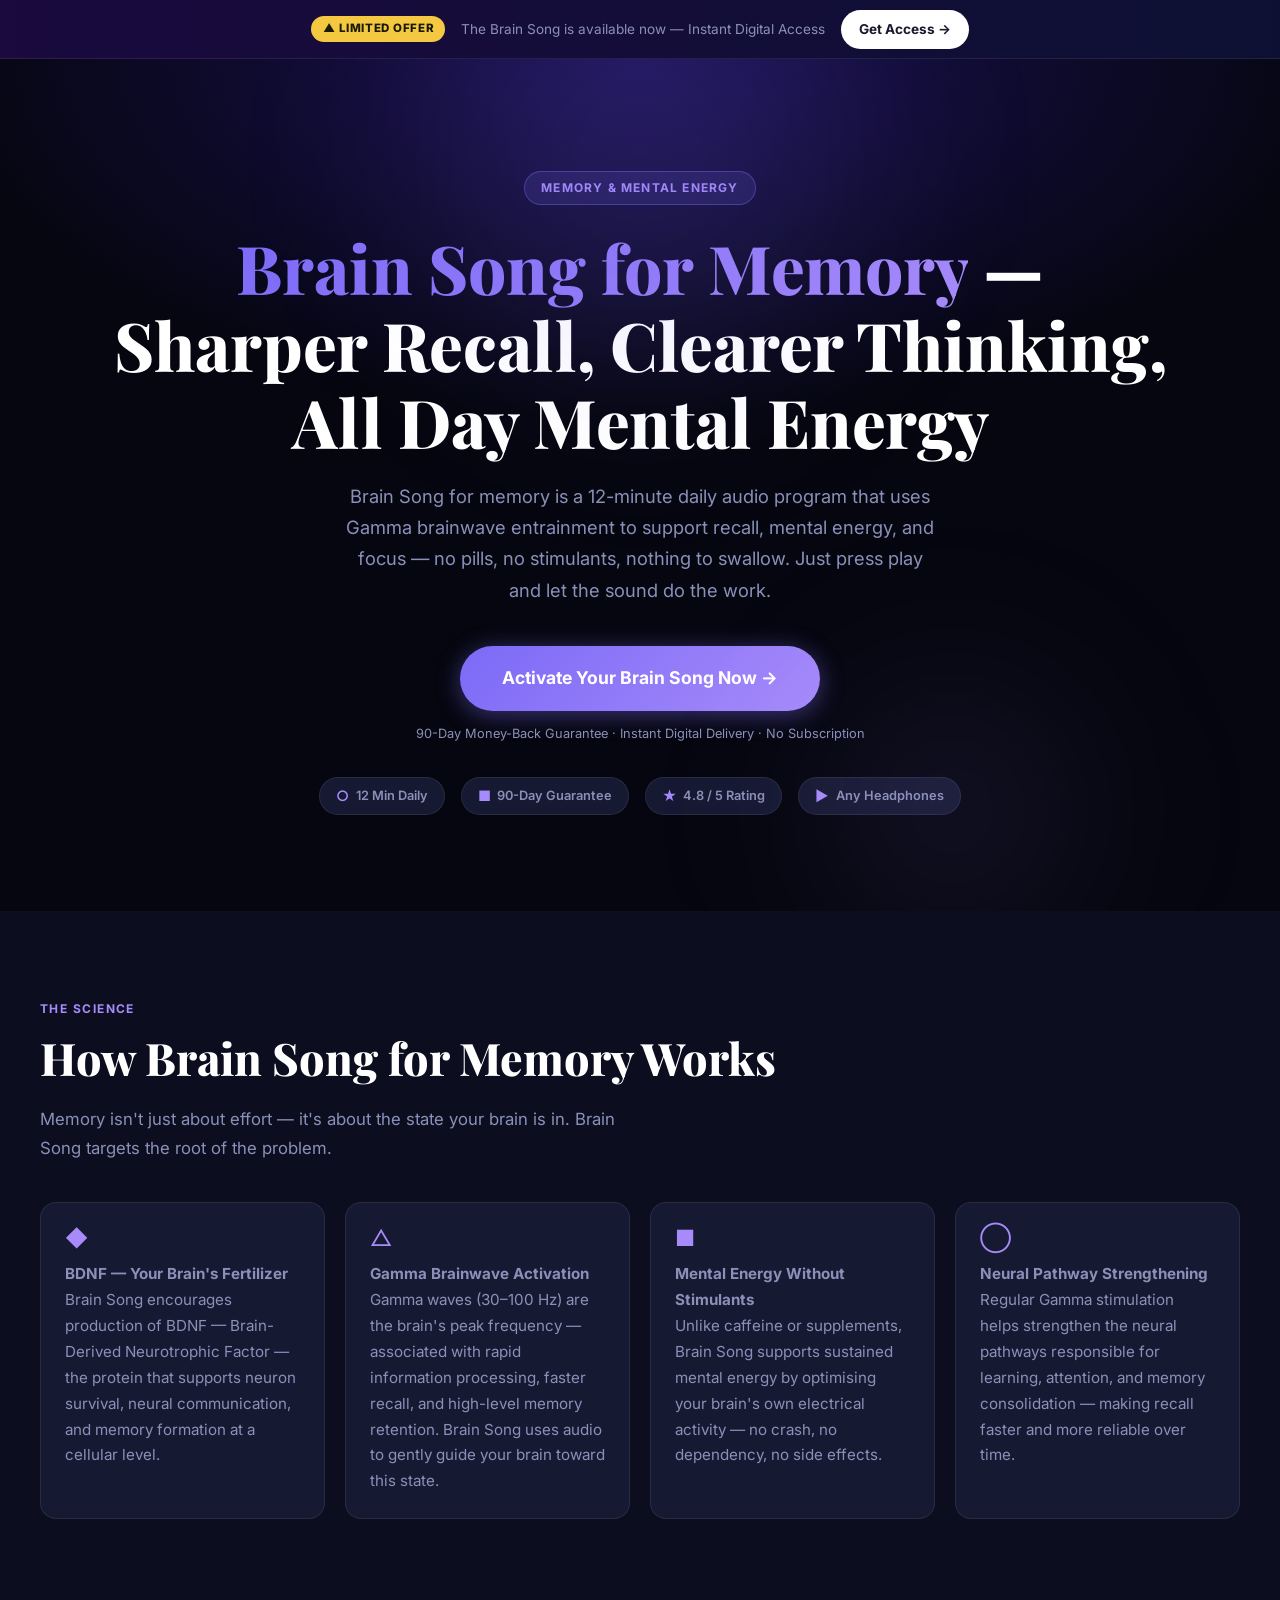
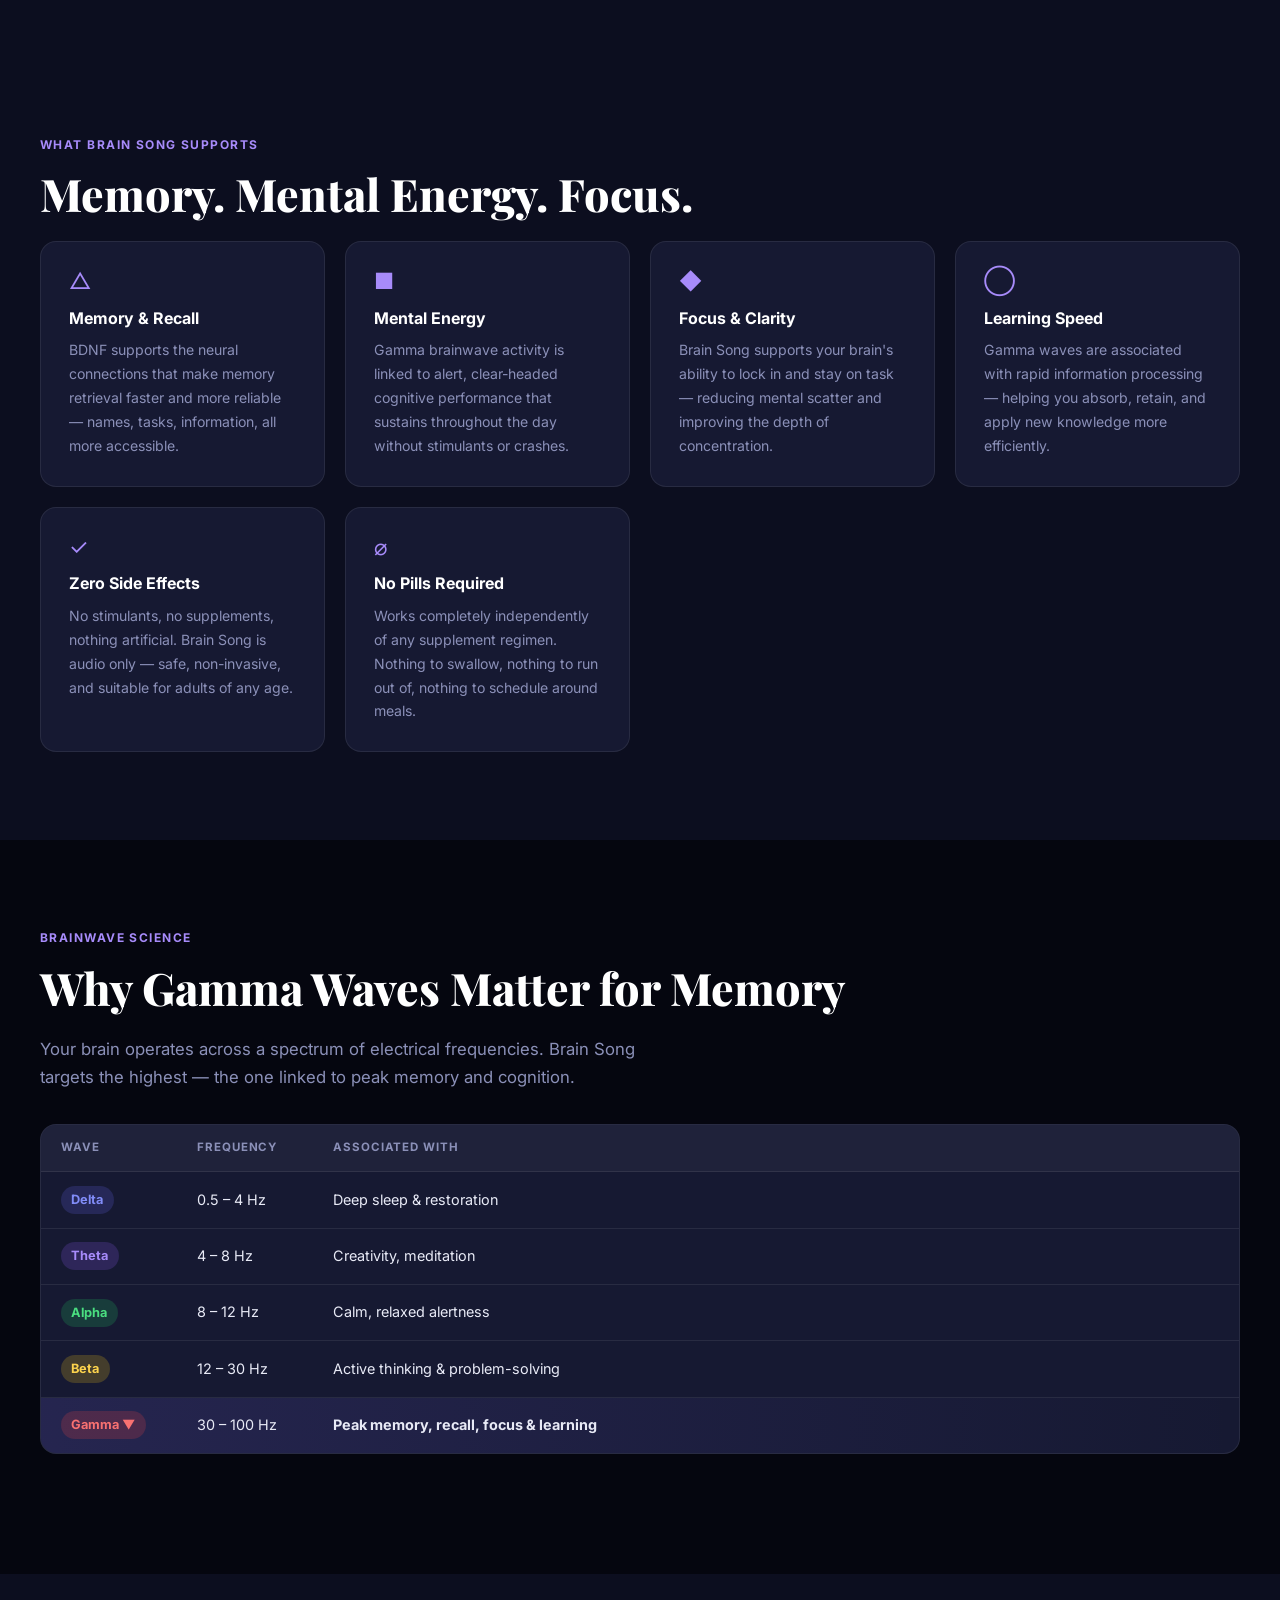
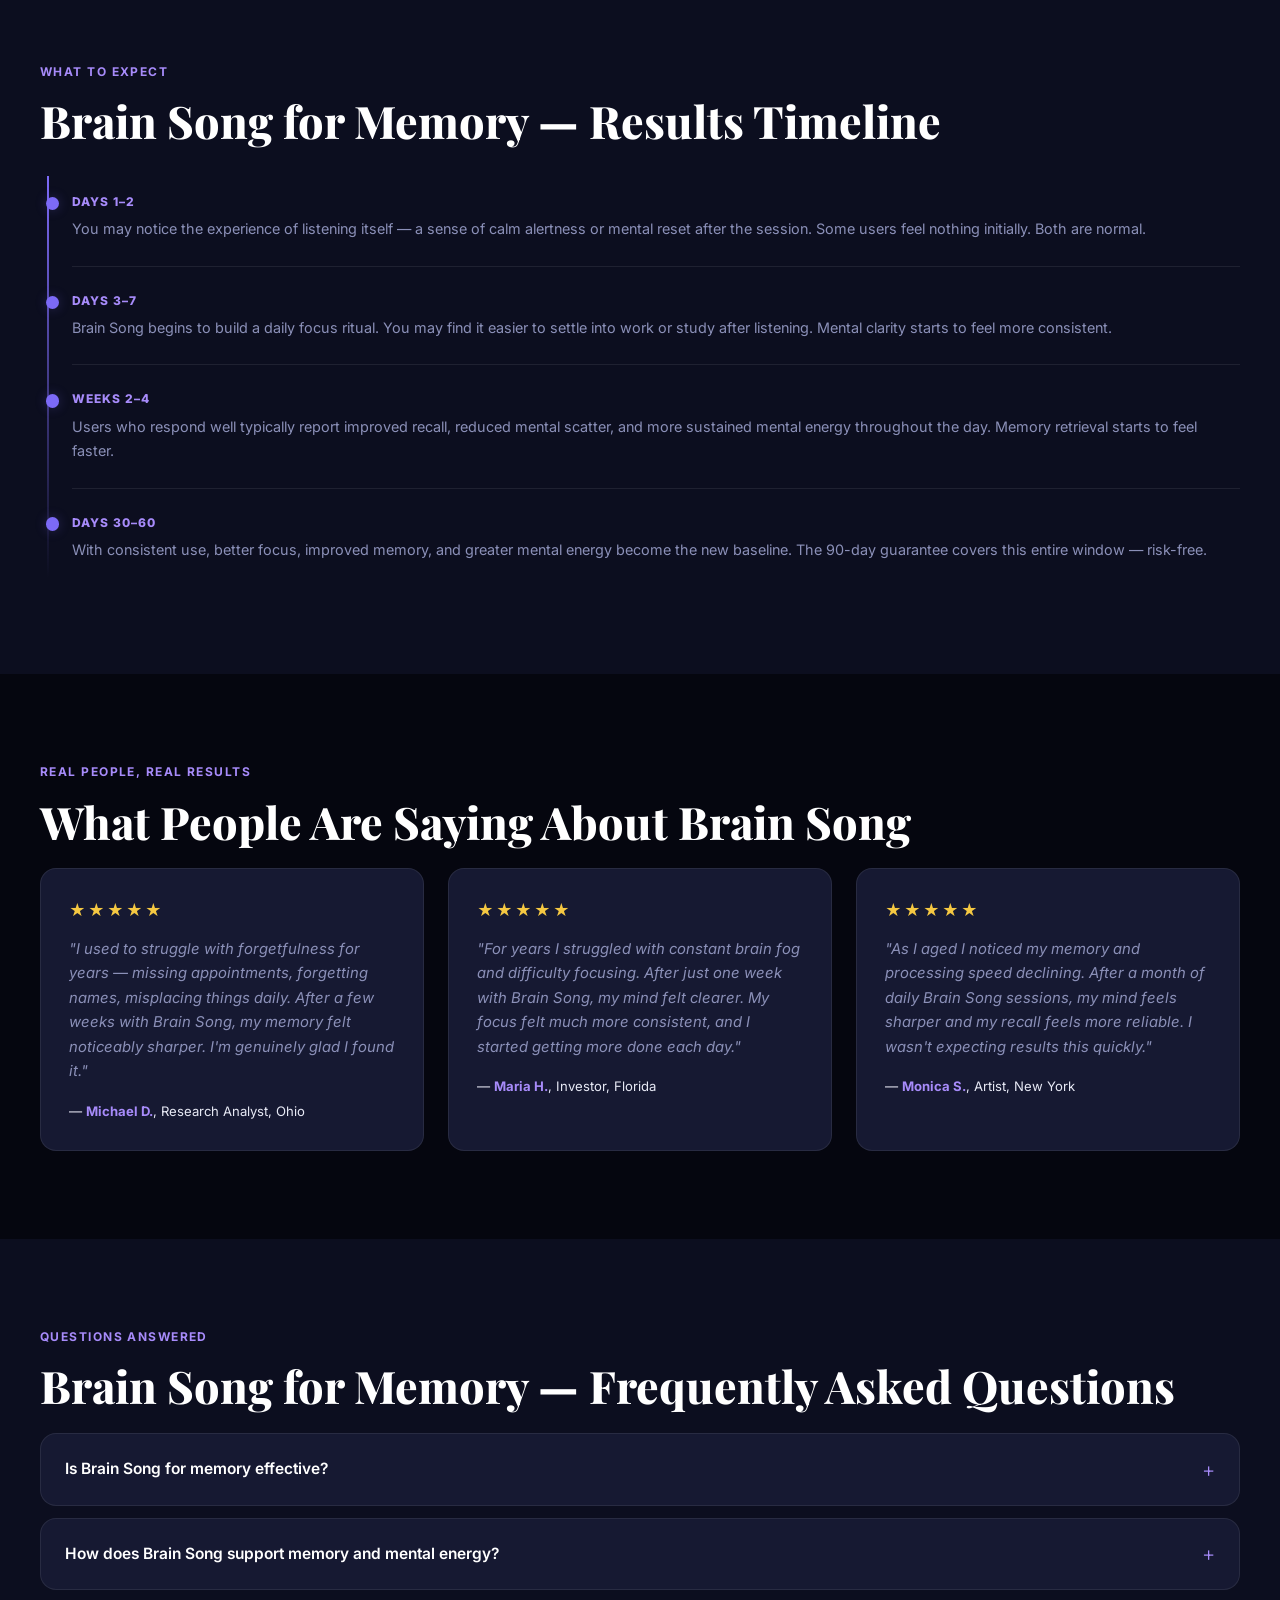
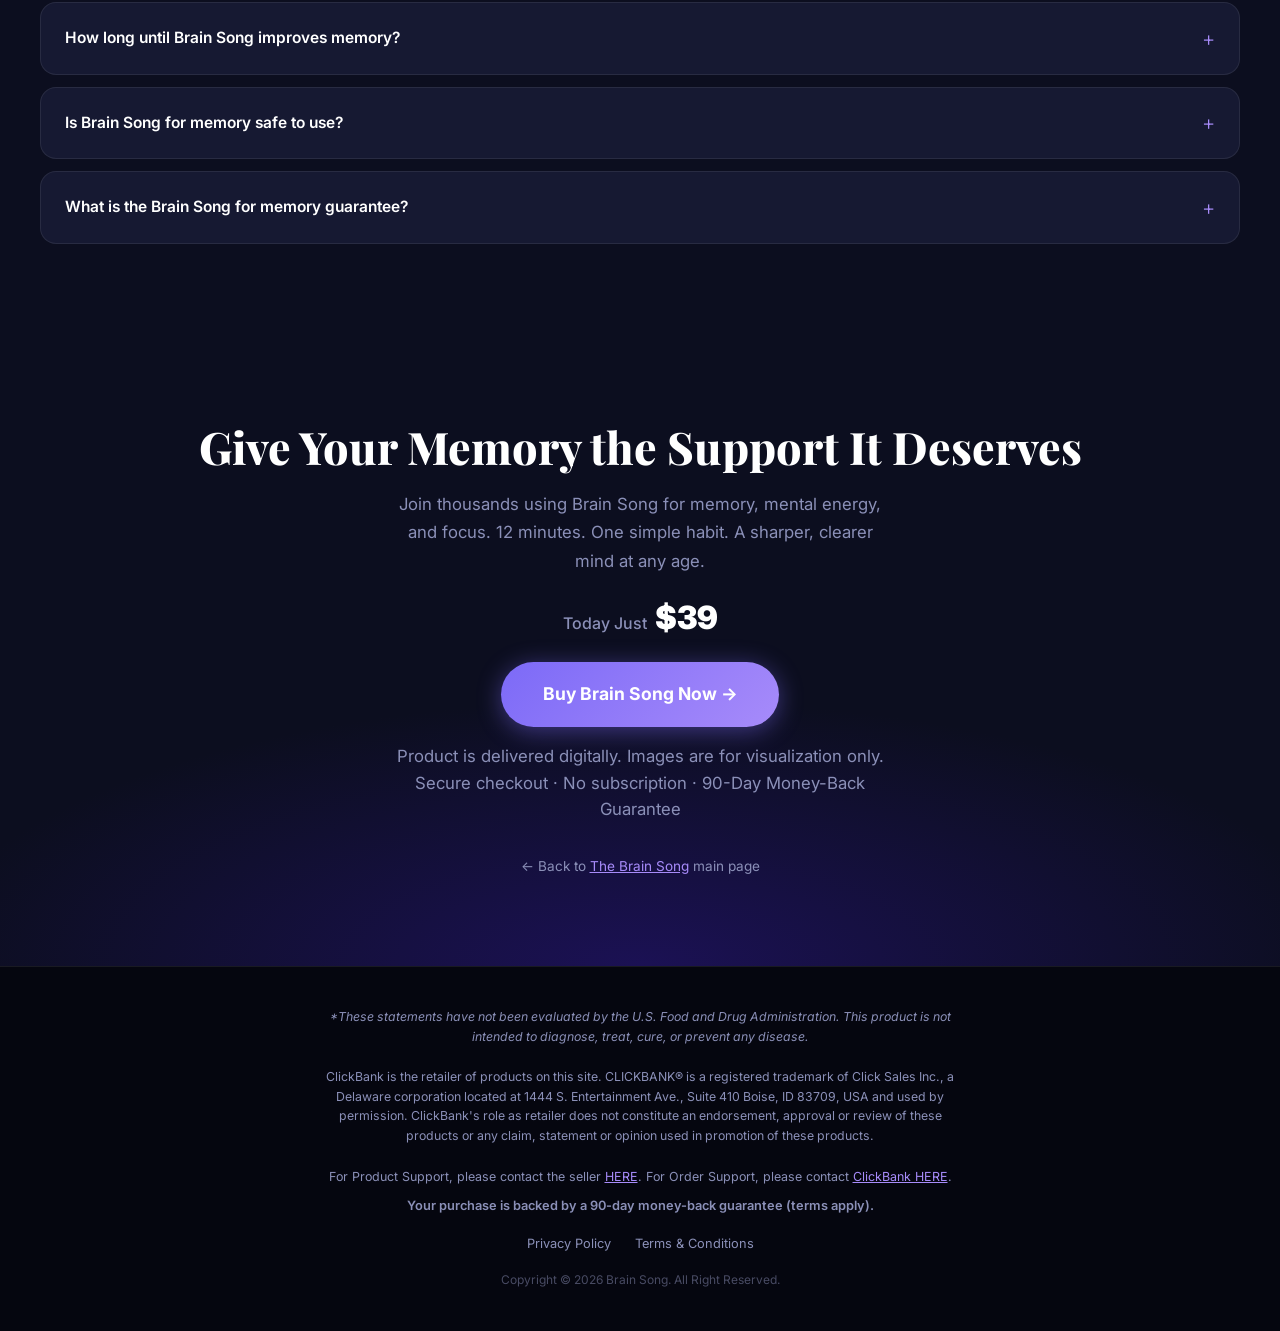
<file: brain-song-for-memory.html>
﻿<!DOCTYPE html>
<html lang="en">
<head>
  <meta charset="UTF-8" />
  <meta name="viewport" content="width=device-width, initial-scale=1.0" />

  <title>Brain Song for Memory — Sharper Recall, Clearer Thinking, All Day Energy</title>
  <meta name="description" content="Brain Song for memory uses Gamma brainwave entrainment to support recall, mental energy, and focus. 12 minutes a day, no pills, 90-day guarantee — $39." />
  <link rel="canonical" href="https://us-thebrainsong-en.com/brain-song-for-memory.html" />

  <meta property="og:type" content="website" />
  <meta property="og:title" content="Brain Song for Memory — Sharper Recall, Clearer Thinking, All Day Energy" />
  <meta property="og:description" content="Brain Song for memory uses Gamma brainwave entrainment to support recall, mental energy, and focus. 12 minutes a day, no pills, 90-day guarantee." />
  <meta property="og:url" content="https://us-thebrainsong-en.com/brain-song-for-memory.html" />
  <meta property="og:image" content="https://us-thebrainsong-en.com/assets/prd-img.webp" />
  <meta property="og:site_name" content="The Brain Song" />
  <meta property="og:locale" content="en_US" />

  <meta name="twitter:card" content="summary_large_image" />
  <meta name="twitter:title" content="Brain Song for Memory — Sharper Recall, Clearer Thinking, All Day Energy" />
  <meta name="twitter:description" content="Brain Song for memory uses Gamma brainwave entrainment to support recall, mental energy, and focus. 12 minutes a day, no pills, 90-day guarantee." />
  <meta name="twitter:image" content="https://us-thebrainsong-en.com/assets/prd-img.webp" />

  <script type="application/ld+json">
  {
    "@context": "https://schema.org",
    "@type": "FAQPage",
    "mainEntity": [
      {
        "@type": "Question",
        "name": "Is Brain Song for memory effective?",
        "acceptedAnswer": {
          "@type": "Answer",
          "text": "Brain Song for memory is built on peer-reviewed neuroscience linking Gamma brainwave activity to BDNF production — the key molecule supporting memory formation, recall, and learning. Most users report noticeable improvements within 2 to 4 weeks of consistent daily use."
        }
      },
      {
        "@type": "Question",
        "name": "How does Brain Song support memory and mental energy?",
        "acceptedAnswer": {
          "@type": "Answer",
          "text": "Brain Song supports memory and mental energy by delivering audio frequencies that encourage Gamma brainwave activity. Gamma waves are linked to peak cognition, faster recall, and sustained mental energy — and research suggests they play a role in encouraging BDNF production in the brain."
        }
      },
      {
        "@type": "Question",
        "name": "How long until Brain Song improves memory?",
        "acceptedAnswer": {
          "@type": "Answer",
          "text": "Most Brain Song users who respond well begin noticing memory improvements within 2 to 4 weeks of daily use. Some feel mentally clearer after the very first session. The 90-day guarantee covers the full window needed to assess results."
        }
      },
      {
        "@type": "Question",
        "name": "Is Brain Song for memory safe to use?",
        "acceptedAnswer": {
          "@type": "Answer",
          "text": "Yes — Brain Song is non-invasive, drug-free, and contains no supplements or stimulants. It uses audio only. It is safe for most adults and can be used alongside existing routines."
        }
      },
      {
        "@type": "Question",
        "name": "What is the Brain Song for memory guarantee?",
        "acceptedAnswer": {
          "@type": "Answer",
          "text": "Brain Song for memory comes with a full 90-day money-back guarantee. If you are not satisfied for any reason, contact support within 90 days for a complete refund — no questions asked."
        }
      }
    ]
  }
  </script>

  <script type="application/ld+json">
  {
    "@context": "https://schema.org",
    "@type": "Product",
    "name": "The Brain Song",
    "description": "A 12-minute daily Gamma brainwave audio program that supports memory, mental energy, and focus through brainwave entrainment and BDNF stimulation.",
    "image": "/assets/prd-img.webp",
    "brand": { "@type": "Brand", "name": "The Brain Song" },
    "offers": {
      "@type": "Offer",
      "price": "39.00",
      "priceCurrency": "USD",
      "availability": "https://schema.org/InStock",
      "url": "https://hop.clickbank.net/?affiliate=secur24&vendor=brainsongx&pid=vsl"
    },
    "aggregateRating": {
      "@type": "AggregateRating",
      "ratingValue": "4.8",
      "reviewCount": "312",
      "bestRating": "5",
      "worstRating": "1"
    }
  }
  </script>

  <link rel="preconnect" href="https://fonts.googleapis.com" />
  <link rel="preconnect" href="https://fonts.gstatic.com" crossorigin />
  <link href="https://fonts.googleapis.com/css2?family=Inter:wght@300;400;500;600;700;800;900&family=Playfair+Display:wght@700;800&display=swap" rel="stylesheet" />
  <link rel="stylesheet" href="style.css" />

  <!-- Meta Pixel Code -->
  <script>!function(f,b,e,v,n,t,s){if(f.fbq)return;n=f.fbq=function(){n.callMethod?n.callMethod.apply(n,arguments):n.queue.push(arguments)};if(!f._fbq)f._fbq=n;n.push=n;n.loaded=!0;n.version='2.0';n.queue=[];t=b.createElement(e);t.async=!0;t.src=v;s=b.getElementsByTagName(e)[0];s.parentNode.insertBefore(t,s)}(window, document,'script','https://connect.facebook.net/en_US/fbevents.js');fbq('init', '1042615044869357');fbq('track', 'PageView', {}, {eventID: 'TEST60600'});</script>
  <noscript><img height="1" width="1" style="display:none" src="https://www.facebook.com/tr?id=1042615044869357&ev=PageView&noscript=1"/></noscript>
  <!-- End Meta Pixel Code -->
</head>
<body>

  <header class="topbar" role="banner">
    <div class="topbar__inner">
      <span class="topbar__badge">&#9650; Limited Offer</span>
      <span class="topbar__text">The Brain Song is available now — Instant Digital Access</span>
      <a href="https://hop.clickbank.net/?affiliate=secur24&vendor=brainsongx&pid=vsl" class="btn btn--sm btn--white" target="_blank" rel="noopener">Get Access &#8594;</a>
    </div>
  </header>

  <!-- HERO -->
  <section class="hero" aria-labelledby="hero-heading">
    <div class="hero__bg-orb hero__bg-orb--1" aria-hidden="true"></div>
    <div class="hero__bg-orb hero__bg-orb--2" aria-hidden="true"></div>
    <div class="container">
      <div class="hero__label">Memory &amp; Mental Energy</div>
      <h1 class="hero__heading" id="hero-heading">
        <em>Brain Song for Memory</em> —<br />Sharper Recall, Clearer Thinking,<br />All Day Mental Energy
      </h1>
      <p class="hero__sub">
        Brain Song for memory is a 12-minute daily audio program that uses Gamma brainwave entrainment
        to support recall, mental energy, and focus — no pills, no stimulants, nothing to swallow.
        Just press play and let the sound do the work.
      </p>
      <div class="hero__cta-group">
        <a href="https://hop.clickbank.net/?affiliate=secur24&vendor=brainsongx&pid=vsl" class="btn btn--primary btn--lg" target="_blank" rel="noopener">
          Activate Your Brain Song Now &#8594;
        </a>
        <p class="hero__cta-note">90-Day Money-Back Guarantee &middot; Instant Digital Delivery &middot; No Subscription</p>
      </div>
      <div class="hero__trust-bar" role="list">
        <div class="trust-pill" role="listitem"><span class="trust-pill__icon">&#9675;</span> 12 Min Daily</div>
        <div class="trust-pill" role="listitem"><span class="trust-pill__icon">&#9632;</span> 90-Day Guarantee</div>
        <div class="trust-pill" role="listitem"><span class="trust-pill__icon">&#9733;</span> 4.8 / 5 Rating</div>
        <div class="trust-pill" role="listitem"><span class="trust-pill__icon">&#9654;</span> Any Headphones</div>
      </div>
    </div>
  </section>

  <!-- HOW IT WORKS FOR MEMORY -->
  <section class="section pain" aria-labelledby="memory-how-heading">
    <div class="container">
      <div class="section-label">The Science</div>
      <h2 class="section-heading" id="memory-how-heading">How Brain Song for Memory Works</h2>
      <p class="section-sub">Memory isn't just about effort — it's about the state your brain is in. Brain Song targets the root of the problem.</p>
      <div class="pain__grid">
        <div class="pain-card">
          <div class="pain-card__icon" aria-hidden="true">&#9670;</div>
          <p><strong>BDNF — Your Brain's Fertilizer</strong><br />Brain Song encourages production of BDNF — Brain-Derived Neurotrophic Factor — the protein that supports neuron survival, neural communication, and memory formation at a cellular level.</p>
        </div>
        <div class="pain-card">
          <div class="pain-card__icon" aria-hidden="true">&#9651;</div>
          <p><strong>Gamma Brainwave Activation</strong><br />Gamma waves (30–100 Hz) are the brain's peak frequency — associated with rapid information processing, faster recall, and high-level memory retention. Brain Song uses audio to gently guide your brain toward this state.</p>
        </div>
        <div class="pain-card">
          <div class="pain-card__icon" aria-hidden="true">&#9632;</div>
          <p><strong>Mental Energy Without Stimulants</strong><br />Unlike caffeine or supplements, Brain Song supports sustained mental energy by optimising your brain's own electrical activity — no crash, no dependency, no side effects.</p>
        </div>
        <div class="pain-card">
          <div class="pain-card__icon" aria-hidden="true">&#9711;</div>
          <p><strong>Neural Pathway Strengthening</strong><br />Regular Gamma stimulation helps strengthen the neural pathways responsible for learning, attention, and memory consolidation — making recall faster and more reliable over time.</p>
        </div>
      </div>
    </div>
  </section>

  <!-- THREE PILLARS -->
  <section class="section benefits" aria-labelledby="pillars-heading">
    <div class="container">
      <div class="section-label">What Brain Song Supports</div>
      <h2 class="section-heading" id="pillars-heading">Memory. Mental Energy. Focus.</h2>
      <div class="benefits__grid">
        <div class="benefit-card">
          <div class="benefit-card__icon" aria-hidden="true">&#9651;</div>
          <h3>Memory &amp; Recall</h3>
          <p>BDNF supports the neural connections that make memory retrieval faster and more reliable — names, tasks, information, all more accessible.</p>
        </div>
        <div class="benefit-card">
          <div class="benefit-card__icon" aria-hidden="true">&#9632;</div>
          <h3>Mental Energy</h3>
          <p>Gamma brainwave activity is linked to alert, clear-headed cognitive performance that sustains throughout the day without stimulants or crashes.</p>
        </div>
        <div class="benefit-card">
          <div class="benefit-card__icon" aria-hidden="true">&#9670;</div>
          <h3>Focus &amp; Clarity</h3>
          <p>Brain Song supports your brain's ability to lock in and stay on task — reducing mental scatter and improving the depth of concentration.</p>
        </div>
        <div class="benefit-card">
          <div class="benefit-card__icon" aria-hidden="true">&#9711;</div>
          <h3>Learning Speed</h3>
          <p>Gamma waves are associated with rapid information processing — helping you absorb, retain, and apply new knowledge more efficiently.</p>
        </div>
        <div class="benefit-card">
          <div class="benefit-card__icon" aria-hidden="true">&#10003;</div>
          <h3>Zero Side Effects</h3>
          <p>No stimulants, no supplements, nothing artificial. Brain Song is audio only — safe, non-invasive, and suitable for adults of any age.</p>
        </div>
        <div class="benefit-card">
          <div class="benefit-card__icon" aria-hidden="true">&#8960;</div>
          <h3>No Pills Required</h3>
          <p>Works completely independently of any supplement regimen. Nothing to swallow, nothing to run out of, nothing to schedule around meals.</p>
        </div>
      </div>
    </div>
  </section>

  <!-- FREQUENCY TABLE -->
  <section class="section science" aria-labelledby="freq-heading">
    <div class="container">
      <div class="section-label">Brainwave Science</div>
      <h2 class="section-heading" id="freq-heading">Why Gamma Waves Matter for Memory</h2>
      <p class="section-sub">Your brain operates across a spectrum of electrical frequencies. Brain Song targets the highest — the one linked to peak memory and cognition.</p>
      <div class="freq-table" role="table" aria-label="Brainwave frequency ranges">
        <div class="freq-row freq-row--head" role="row">
          <div role="columnheader">Wave</div>
          <div role="columnheader">Frequency</div>
          <div role="columnheader">Associated With</div>
        </div>
        <div class="freq-row" role="row">
          <div role="cell"><span class="freq-label delta">Delta</span></div>
          <div role="cell">0.5 – 4 Hz</div>
          <div role="cell">Deep sleep &amp; restoration</div>
        </div>
        <div class="freq-row" role="row">
          <div role="cell"><span class="freq-label theta">Theta</span></div>
          <div role="cell">4 – 8 Hz</div>
          <div role="cell">Creativity, meditation</div>
        </div>
        <div class="freq-row" role="row">
          <div role="cell"><span class="freq-label alpha">Alpha</span></div>
          <div role="cell">8 – 12 Hz</div>
          <div role="cell">Calm, relaxed alertness</div>
        </div>
        <div class="freq-row" role="row">
          <div role="cell"><span class="freq-label beta">Beta</span></div>
          <div role="cell">12 – 30 Hz</div>
          <div role="cell">Active thinking &amp; problem-solving</div>
        </div>
        <div class="freq-row freq-row--highlight" role="row">
          <div role="cell"><span class="freq-label gamma">Gamma &#9660;</span></div>
          <div role="cell">30 – 100 Hz</div>
          <div role="cell"><strong>Peak memory, recall, focus &amp; learning</strong></div>
        </div>
      </div>
    </div>
  </section>

  <!-- TIMELINE -->
  <section class="section timeline" aria-labelledby="timeline-heading">
    <div class="container">
      <div class="section-label">What to Expect</div>
      <h2 class="section-heading" id="timeline-heading">Brain Song for Memory — Results Timeline</h2>
      <div class="timeline__track" role="list">
        <div class="timeline-item" role="listitem">
          <div class="timeline-item__marker" aria-hidden="true"></div>
          <div class="timeline-item__content">
            <div class="timeline-item__label">Days 1–2</div>
            <p>You may notice the experience of listening itself — a sense of calm alertness or mental reset after the session. Some users feel nothing initially. Both are normal.</p>
          </div>
        </div>
        <div class="timeline-item" role="listitem">
          <div class="timeline-item__marker" aria-hidden="true"></div>
          <div class="timeline-item__content">
            <div class="timeline-item__label">Days 3–7</div>
            <p>Brain Song begins to build a daily focus ritual. You may find it easier to settle into work or study after listening. Mental clarity starts to feel more consistent.</p>
          </div>
        </div>
        <div class="timeline-item" role="listitem">
          <div class="timeline-item__marker" aria-hidden="true"></div>
          <div class="timeline-item__content">
            <div class="timeline-item__label">Weeks 2–4</div>
            <p>Users who respond well typically report improved recall, reduced mental scatter, and more sustained mental energy throughout the day. Memory retrieval starts to feel faster.</p>
          </div>
        </div>
        <div class="timeline-item" role="listitem">
          <div class="timeline-item__marker" aria-hidden="true"></div>
          <div class="timeline-item__content">
            <div class="timeline-item__label">Days 30–60</div>
            <p>With consistent use, better focus, improved memory, and greater mental energy become the new baseline. The 90-day guarantee covers this entire window — risk-free.</p>
          </div>
        </div>
      </div>
    </div>
  </section>

  <!-- TESTIMONIALS -->
  <section class="section testimonials" aria-labelledby="testimonials-heading">
    <div class="container">
      <div class="section-label">Real People, Real Results</div>
      <h2 class="section-heading" id="testimonials-heading">What People Are Saying About Brain Song</h2>
      <div class="testimonials__grid">
        <blockquote class="testimonial-card">
          <div class="testimonial-card__stars" aria-label="5 stars">★★★★★</div>
          <p>"I used to struggle with forgetfulness for years — missing appointments, forgetting names, misplacing things daily. After a few weeks with Brain Song, my memory felt noticeably sharper. I'm genuinely glad I found it."</p>
          <footer>— <strong>Michael D.</strong>, Research Analyst, Ohio</footer>
        </blockquote>
        <blockquote class="testimonial-card">
          <div class="testimonial-card__stars" aria-label="5 stars">★★★★★</div>
          <p>"For years I struggled with constant brain fog and difficulty focusing. After just one week with Brain Song, my mind felt clearer. My focus felt much more consistent, and I started getting more done each day."</p>
          <footer>— <strong>Maria H.</strong>, Investor, Florida</footer>
        </blockquote>
        <blockquote class="testimonial-card">
          <div class="testimonial-card__stars" aria-label="5 stars">★★★★★</div>
          <p>"As I aged I noticed my memory and processing speed declining. After a month of daily Brain Song sessions, my mind feels sharper and my recall feels more reliable. I wasn't expecting results this quickly."</p>
          <footer>— <strong>Monica S.</strong>, Artist, New York</footer>
        </blockquote>
      </div>
    </div>
  </section>

  <!-- FAQ -->
  <section class="section faq" aria-labelledby="faq-heading">
    <div class="container">
      <div class="section-label">Questions Answered</div>
      <h2 class="section-heading" id="faq-heading">Brain Song for Memory — Frequently Asked Questions</h2>
      <div class="faq__list">
        <details class="faq-item">
          <summary>Is Brain Song for memory effective?</summary>
          <p>Brain Song for memory is built on peer-reviewed neuroscience linking Gamma brainwave activity to BDNF production — the key molecule supporting memory formation, recall, and learning. Most users report noticeable improvements within 2 to 4 weeks of consistent daily use.</p>
        </details>
        <details class="faq-item">
          <summary>How does Brain Song support memory and mental energy?</summary>
          <p>Brain Song supports memory and mental energy by delivering audio frequencies that encourage Gamma brainwave activity. Gamma waves are linked to peak cognition, faster recall, and sustained mental energy — and research suggests they play a role in encouraging BDNF production in the brain.</p>
        </details>
        <details class="faq-item">
          <summary>How long until Brain Song improves memory?</summary>
          <p>Most Brain Song users who respond well begin noticing memory improvements within 2 to 4 weeks of daily use. Some feel mentally clearer after the very first session. The 90-day guarantee covers the full window needed to assess results.</p>
        </details>
        <details class="faq-item">
          <summary>Is Brain Song for memory safe to use?</summary>
          <p>Yes — Brain Song is non-invasive, drug-free, and contains no supplements or stimulants. It uses audio only and is safe for most adults. Consult a healthcare professional if you have specific medical concerns.</p>
        </details>
        <details class="faq-item">
          <summary>What is the Brain Song for memory guarantee?</summary>
          <p>Brain Song for memory comes with a full 90-day money-back guarantee. If you are not satisfied for any reason, contact support within 90 days for a complete refund — no questions asked.</p>
        </details>
      </div>
    </div>
  </section>

  <!-- FINAL CTA -->
  <section class="section cta-final" aria-labelledby="cta-heading">
    <div class="container">
      <div class="cta-final__inner">
        <h2 class="cta-final__heading" id="cta-heading">Give Your Memory the Support It Deserves</h2>
        <p>Join thousands using Brain Song for memory, mental energy, and focus. 12 minutes. One simple habit. A sharper, clearer mind at any age.</p>
        <div class="cta-final__price">Today Just <span>$39</span></div>
        <a href="https://hop.clickbank.net/?affiliate=secur24&vendor=brainsongx&pid=vsl" class="btn btn--primary btn--lg" target="_blank" rel="noopener">
          Buy Brain Song Now &#8594;
        </a>
        <p class="cta-final__note">Product is delivered digitally. Images are for visualization only.<br />Secure checkout &middot; No subscription &middot; 90-Day Money-Back Guarantee</p>
        <p style="margin-top:1rem;font-size:0.85rem;color:var(--c-text-muted)">&#8592; Back to <a href="/" style="color:var(--c-accent-2)">The Brain Song</a> main page</p>
      </div>
    </div>
  </section>

  <!-- FOOTER -->
  <footer class="footer" role="contentinfo">
    <div class="container">
      <p class="footer__disclaimer"><em>*These statements have not been evaluated by the U.S. Food and Drug Administration. This product is not intended to diagnose, treat, cure, or prevent any disease.</em></p>
      <p class="footer__disclaimer">ClickBank is the retailer of products on this site. CLICKBANK&reg; is a registered trademark of Click Sales Inc., a Delaware corporation located at 1444 S. Entertainment Ave., Suite 410 Boise, ID 83709, USA and used by permission. ClickBank's role as retailer does not constitute an endorsement, approval or review of these products or any claim, statement or opinion used in promotion of these products.</p>
      <p class="footer__support">For Product Support, please contact the seller <a href="mailto:support@BrainSongOfficial.com">HERE</a>. For Order Support, please contact <a href="https://www.clkbank.com/" target="_blank" rel="noopener">ClickBank HERE</a>.</p>
      <p class="footer__guarantee">Your purchase is backed by a 90-day money-back guarantee (terms apply).</p>
      <nav class="footer__links" aria-label="Footer links">
        <a href="/privacy-policy.html">Privacy Policy</a>
        <a href="/terms-of-service.html">Terms &amp; Conditions</a>
      </nav>
      <p class="footer__copy">Copyright &copy; 2026 Brain Song. All Right Reserved.</p>
    </div>
  </footer>

  <script src="main.js" defer></script>
</body>
</html>
</file>
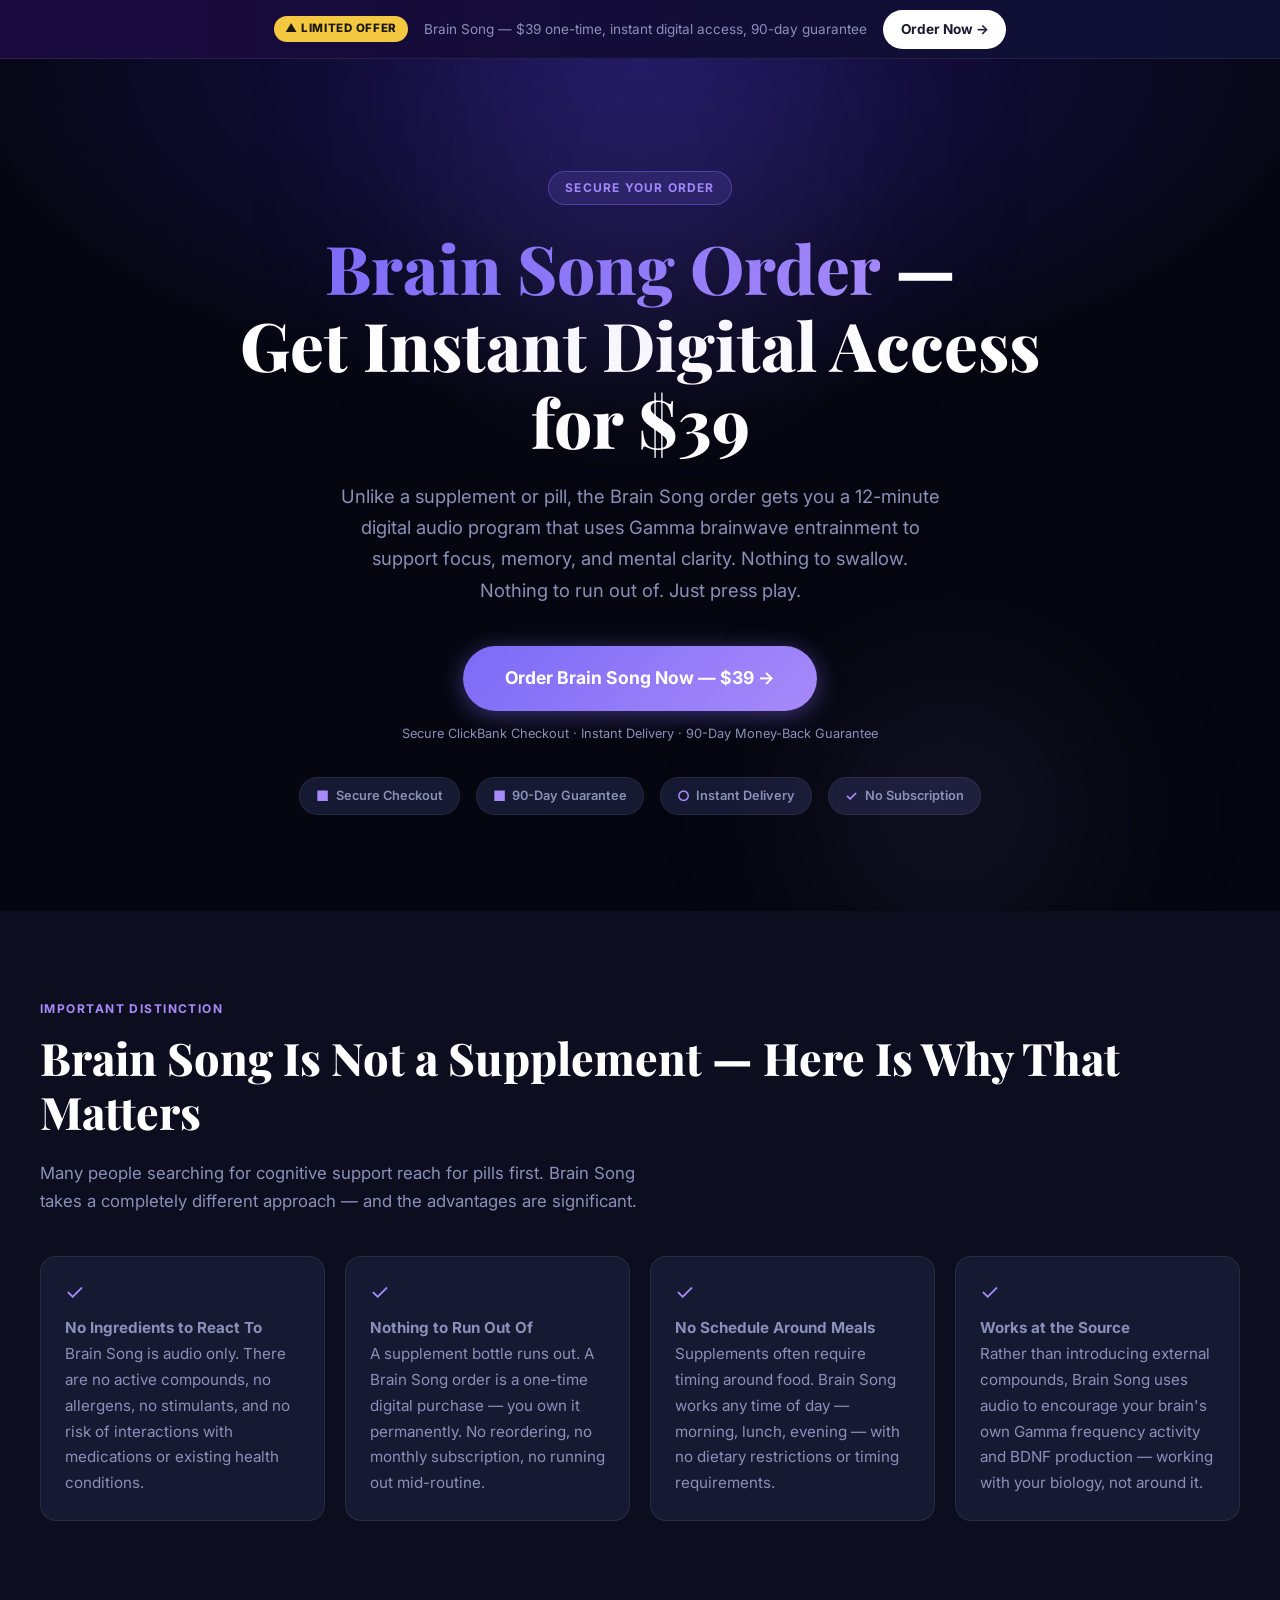
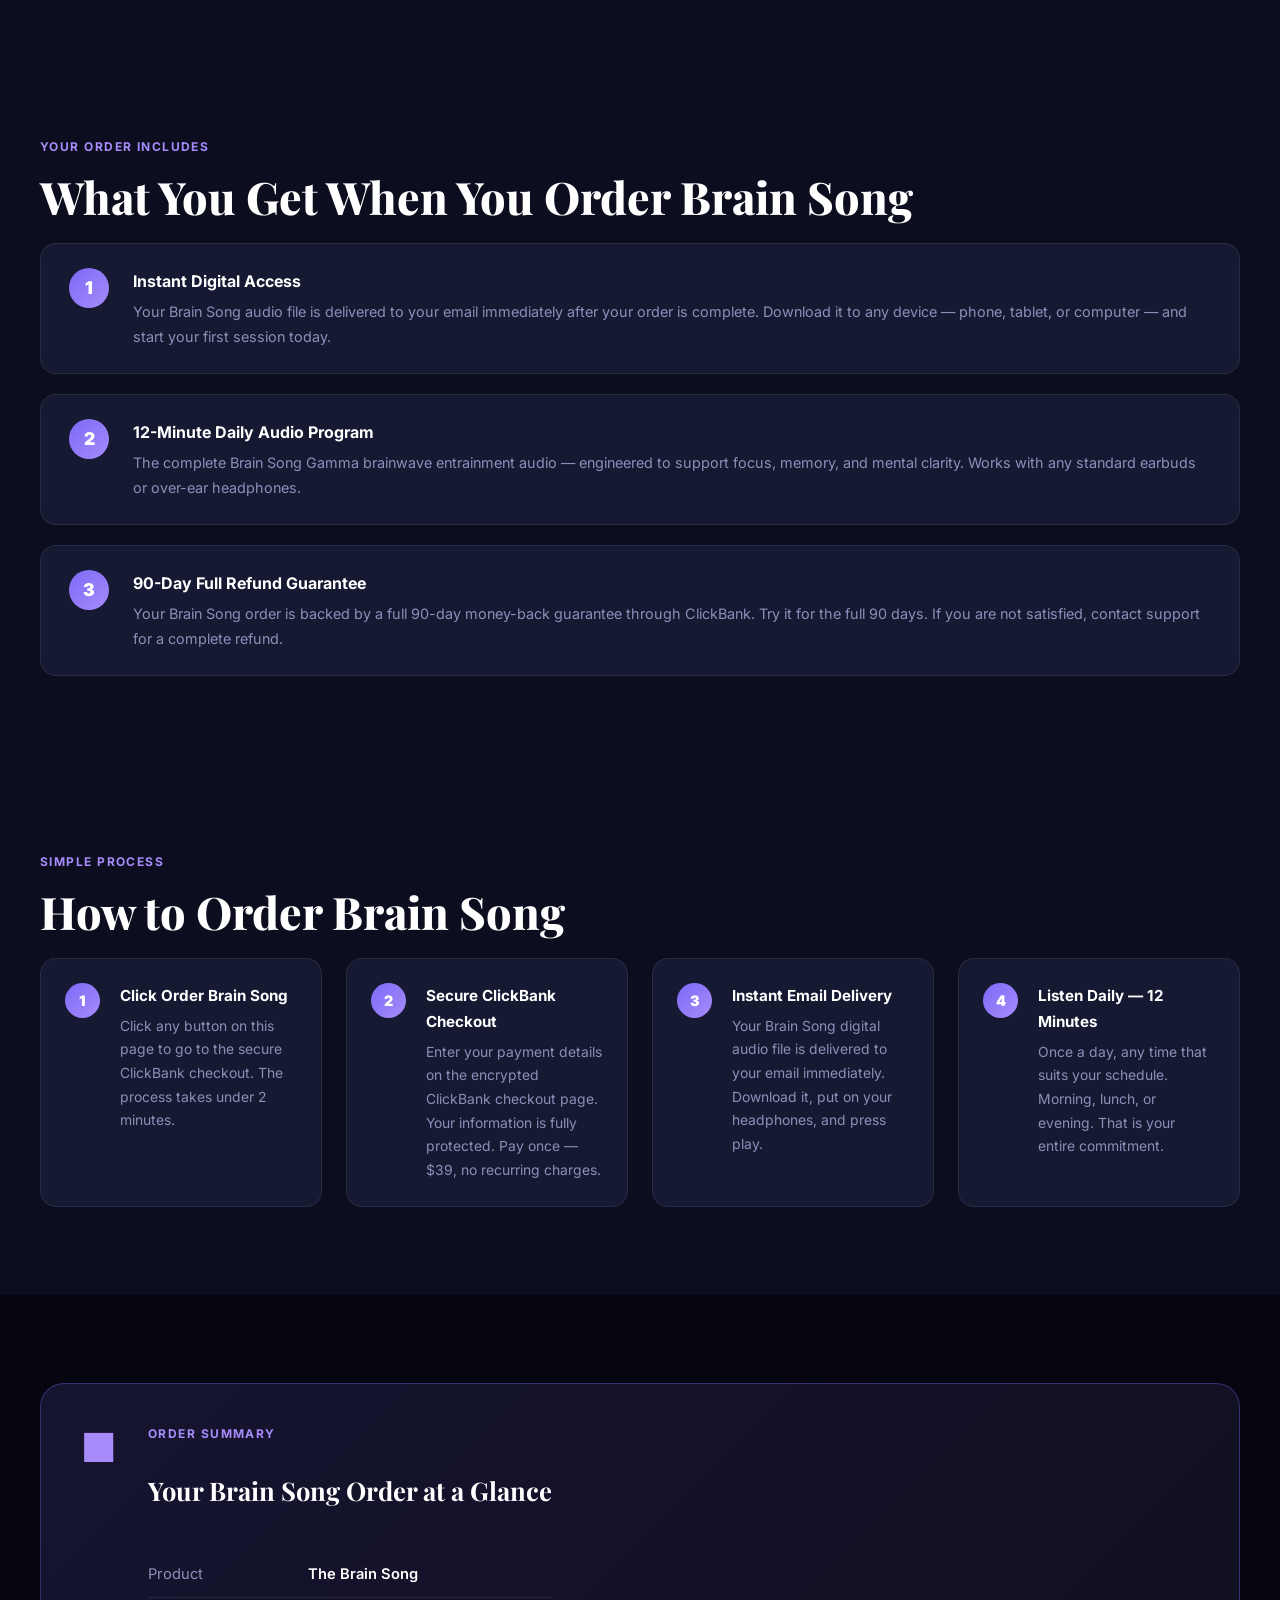
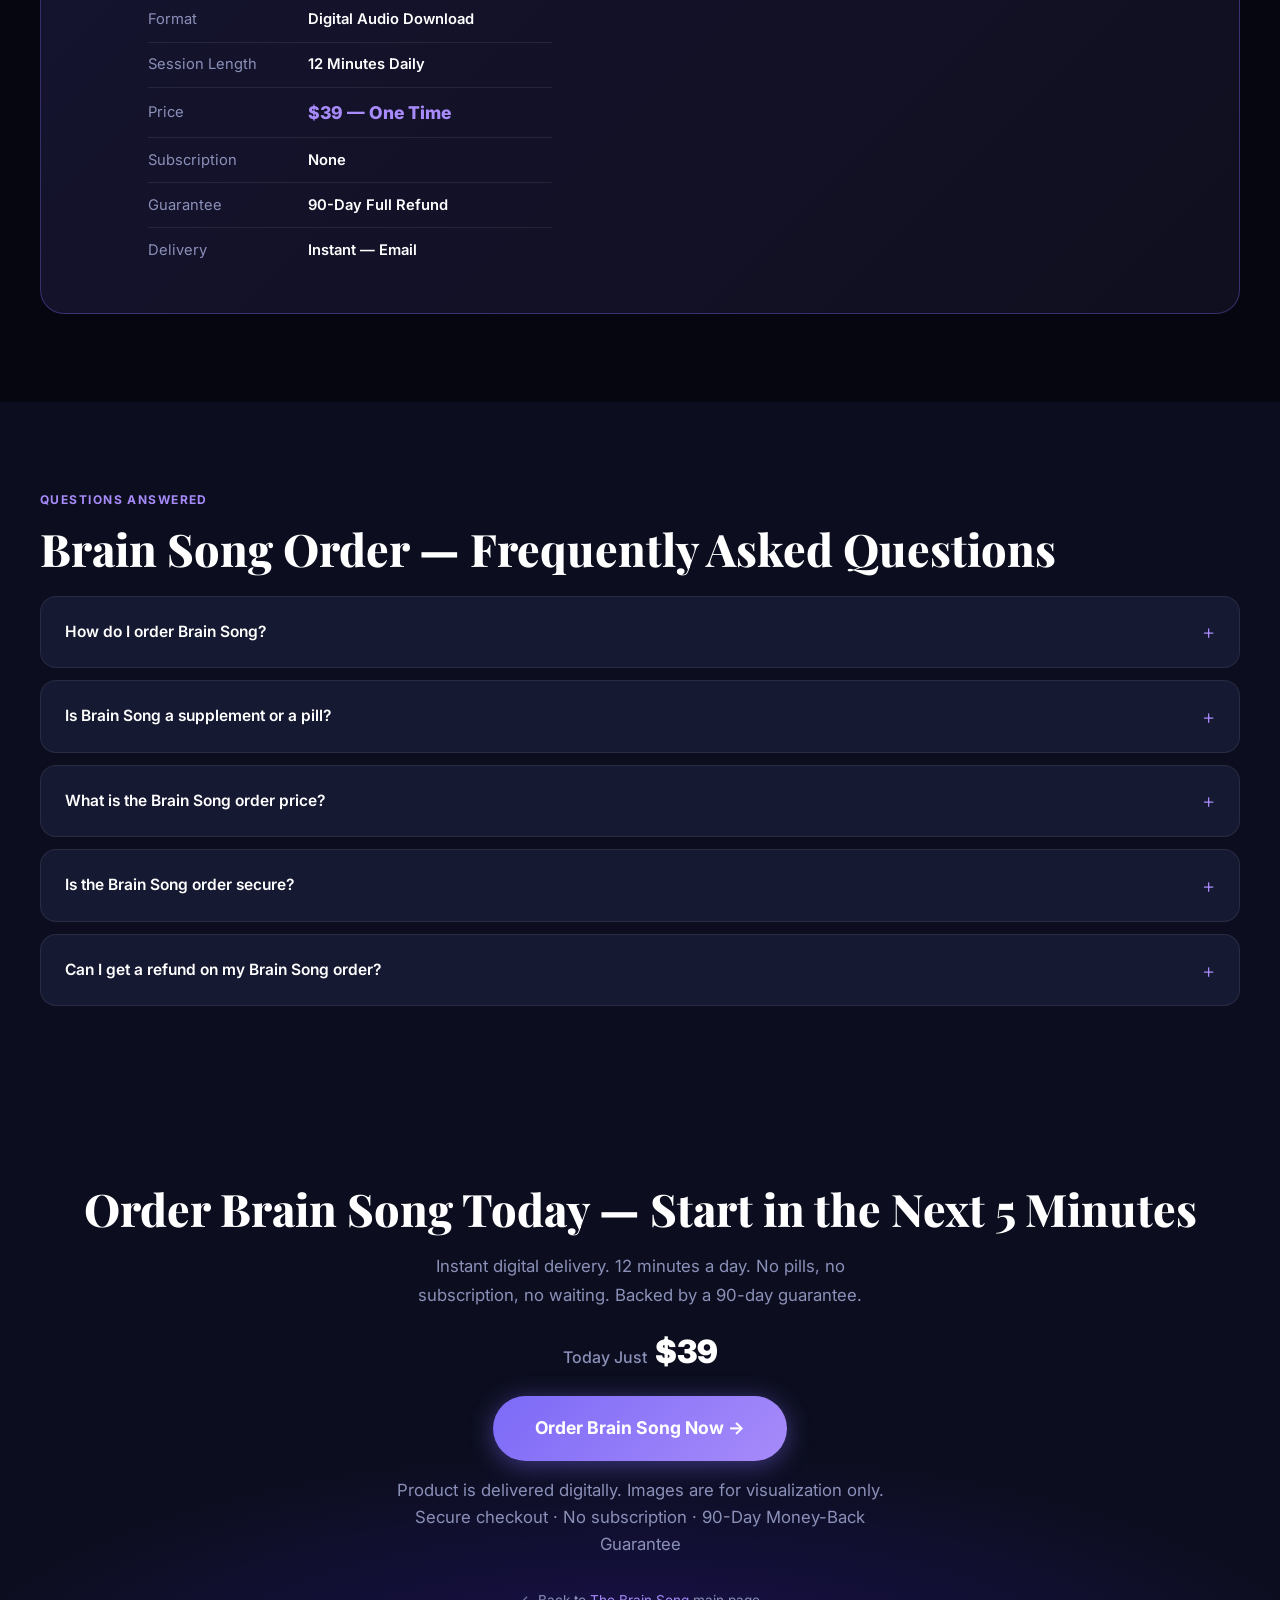
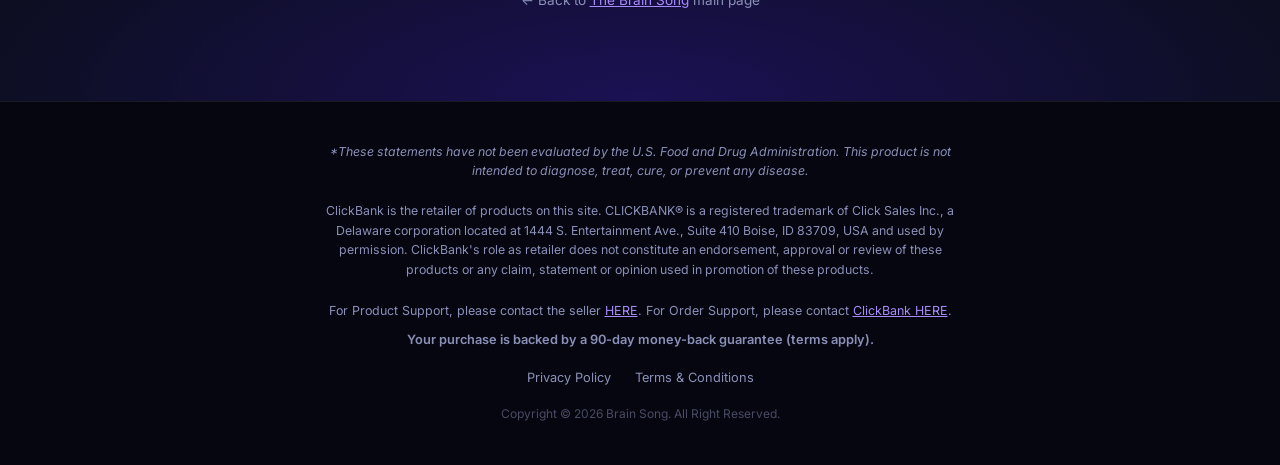
<file: brain-song-order.html>
﻿<!DOCTYPE html>
<html lang="en">
<head>
  <meta charset="UTF-8" />
  <meta name="viewport" content="width=device-width, initial-scale=1.0" />

  <title>Brain Song Order — Get Instant Digital Access for $39</title>
  <meta name="description" content="Brain Song order page — secure your instant digital access for $39. Unlike a supplement, Brain Song is a 12-minute audio program. No pills. 90-day guarantee." />
  <link rel="canonical" href="https://us-thebrainsong-en.com/brain-song-order.html" />

  <meta property="og:type" content="website" />
  <meta property="og:title" content="Brain Song Order — Get Instant Digital Access for $39" />
  <meta property="og:description" content="Brain Song order page — secure your instant digital access for $39. Unlike a supplement, Brain Song is a 12-minute audio program. No pills. 90-day guarantee." />
  <meta property="og:url" content="https://us-thebrainsong-en.com/brain-song-order.html" />
  <meta property="og:image" content="https://us-thebrainsong-en.com/assets/prd-img.webp" />
  <meta property="og:site_name" content="The Brain Song" />
  <meta property="og:locale" content="en_US" />

  <meta name="twitter:card" content="summary_large_image" />
  <meta name="twitter:title" content="Brain Song Order — Get Instant Digital Access for $39" />
  <meta name="twitter:description" content="Brain Song order page — secure your instant digital access for $39. Unlike a supplement, Brain Song is a 12-minute audio program. No pills. 90-day guarantee." />
  <meta name="twitter:image" content="https://us-thebrainsong-en.com/assets/prd-img.webp" />

  <script type="application/ld+json">
  {
    "@context": "https://schema.org",
    "@type": "FAQPage",
    "mainEntity": [
      {
        "@type": "Question",
        "name": "How do I order Brain Song?",
        "acceptedAnswer": {
          "@type": "Answer",
          "text": "To order Brain Song, click any button on this page to go to the secure ClickBank checkout. Enter your payment details, complete the purchase, and your Brain Song digital audio file is delivered to your email instantly — no shipping, no waiting."
        }
      },
      {
        "@type": "Question",
        "name": "Is Brain Song a supplement or a pill?",
        "acceptedAnswer": {
          "@type": "Answer",
          "text": "No — Brain Song is not a supplement or a pill. It is a 12-minute digital audio program that uses Gamma brainwave entrainment to support focus, memory, and mental clarity. Nothing to swallow, nothing to schedule around meals, and no risk of side effects from ingredients."
        }
      },
      {
        "@type": "Question",
        "name": "What is the Brain Song order price?",
        "acceptedAnswer": {
          "@type": "Answer",
          "text": "The Brain Song order price is $39 — a one-time payment. There is no subscription, no recurring charge, and no hidden fees. You pay once and receive instant digital access."
        }
      },
      {
        "@type": "Question",
        "name": "Is the Brain Song order secure?",
        "acceptedAnswer": {
          "@type": "Answer",
          "text": "Yes — the Brain Song order is processed through ClickBank, one of the world's most trusted digital payment platforms. Your payment details are fully encrypted and protected. ClickBank also backs your purchase with a 90-day buyer guarantee."
        }
      },
      {
        "@type": "Question",
        "name": "Can I get a refund on my Brain Song order?",
        "acceptedAnswer": {
          "@type": "Answer",
          "text": "Yes — your Brain Song order is covered by a full 90-day money-back guarantee. If you are not satisfied for any reason, contact support within 90 days of your order for a complete refund — no questions asked."
        }
      }
    ]
  }
  </script>

  <script type="application/ld+json">
  {
    "@context": "https://schema.org",
    "@type": "Product",
    "name": "The Brain Song",
    "description": "A 12-minute daily Gamma brainwave audio program — not a supplement. Supports focus, memory, and mental clarity. $39 one-time, instant digital delivery.",
    "image": "/assets/prd-img.webp",
    "brand": { "@type": "Brand", "name": "The Brain Song" },
    "offers": {
      "@type": "Offer",
      "price": "39.00",
      "priceCurrency": "USD",
      "availability": "https://schema.org/InStock",
      "url": "https://hop.clickbank.net/?affiliate=secur24&vendor=brainsongx&pid=vsl",
      "hasMerchantReturnPolicy": {
        "@type": "MerchantReturnPolicy",
        "applicableCountry": "US",
        "returnPolicyCategory": "https://schema.org/MerchantReturnFiniteReturnWindow",
        "merchantReturnDays": 90,
        "returnMethod": "https://schema.org/ReturnByMail",
        "returnFees": "https://schema.org/FreeReturn"
      }
    },
    "aggregateRating": {
      "@type": "AggregateRating",
      "ratingValue": "4.8",
      "reviewCount": "312",
      "bestRating": "5",
      "worstRating": "1"
    }
  }
  </script>

  <link rel="preconnect" href="https://fonts.googleapis.com" />
  <link rel="preconnect" href="https://fonts.gstatic.com" crossorigin />
  <link href="https://fonts.googleapis.com/css2?family=Inter:wght@300;400;500;600;700;800;900&family=Playfair+Display:wght@700;800&display=swap" rel="stylesheet" />
  <link rel="stylesheet" href="style.css" />

  <!-- Meta Pixel Code -->
  <script>!function(f,b,e,v,n,t,s){if(f.fbq)return;n=f.fbq=function(){n.callMethod?n.callMethod.apply(n,arguments):n.queue.push(arguments)};if(!f._fbq)f._fbq=n;n.push=n;n.loaded=!0;n.version='2.0';n.queue=[];t=b.createElement(e);t.async=!0;t.src=v;s=b.getElementsByTagName(e)[0];s.parentNode.insertBefore(t,s)}(window, document,'script','https://connect.facebook.net/en_US/fbevents.js');fbq('init', '1042615044869357');fbq('track', 'PageView', {}, {eventID: 'TEST60600'});</script>
  <noscript><img height="1" width="1" style="display:none" src="https://www.facebook.com/tr?id=1042615044869357&ev=PageView&noscript=1"/></noscript>
  <!-- End Meta Pixel Code -->
</head>
<body>

  <header class="topbar" role="banner">
    <div class="topbar__inner">
      <span class="topbar__badge">&#9650; Limited Offer</span>
      <span class="topbar__text">Brain Song — $39 one-time, instant digital access, 90-day guarantee</span>
      <a href="https://hop.clickbank.net/?affiliate=secur24&vendor=brainsongx&pid=vsl" class="btn btn--sm btn--white" target="_blank" rel="noopener">Order Now &#8594;</a>
    </div>
  </header>

  <!-- HERO -->
  <section class="hero" aria-labelledby="hero-heading">
    <div class="hero__bg-orb hero__bg-orb--1" aria-hidden="true"></div>
    <div class="hero__bg-orb hero__bg-orb--2" aria-hidden="true"></div>
    <div class="container">
      <div class="hero__label">Secure Your Order</div>
      <h1 class="hero__heading" id="hero-heading">
        <em>Brain Song Order</em> —<br />Get Instant Digital Access<br />for $39
      </h1>
      <p class="hero__sub">
        Unlike a supplement or pill, the Brain Song order gets you a 12-minute digital audio program
        that uses Gamma brainwave entrainment to support focus, memory, and mental clarity.
        Nothing to swallow. Nothing to run out of. Just press play.
      </p>
      <div class="hero__cta-group">
        <a href="https://hop.clickbank.net/?affiliate=secur24&vendor=brainsongx&pid=vsl" class="btn btn--primary btn--lg" target="_blank" rel="noopener">
          Order Brain Song Now — $39 &#8594;
        </a>
        <p class="hero__cta-note">Secure ClickBank Checkout &middot; Instant Delivery &middot; 90-Day Money-Back Guarantee</p>
      </div>
      <div class="hero__trust-bar" role="list">
        <div class="trust-pill" role="listitem"><span class="trust-pill__icon">&#9632;</span> Secure Checkout</div>
        <div class="trust-pill" role="listitem"><span class="trust-pill__icon">&#9632;</span> 90-Day Guarantee</div>
        <div class="trust-pill" role="listitem"><span class="trust-pill__icon">&#9675;</span> Instant Delivery</div>
        <div class="trust-pill" role="listitem"><span class="trust-pill__icon">&#10003;</span> No Subscription</div>
      </div>
    </div>
  </section>

  <!-- NOT A SUPPLEMENT -->
  <section class="section pain" aria-labelledby="notsupplement-heading">
    <div class="container">
      <div class="section-label">Important Distinction</div>
      <h2 class="section-heading" id="notsupplement-heading">Brain Song Is Not a Supplement — Here Is Why That Matters</h2>
      <p class="section-sub">Many people searching for cognitive support reach for pills first. Brain Song takes a completely different approach — and the advantages are significant.</p>
      <div class="pain__grid">
        <div class="pain-card">
          <div class="pain-card__icon" aria-hidden="true">&#10003;</div>
          <p><strong>No Ingredients to React To</strong><br />Brain Song is audio only. There are no active compounds, no allergens, no stimulants, and no risk of interactions with medications or existing health conditions.</p>
        </div>
        <div class="pain-card">
          <div class="pain-card__icon" aria-hidden="true">&#10003;</div>
          <p><strong>Nothing to Run Out Of</strong><br />A supplement bottle runs out. A Brain Song order is a one-time digital purchase — you own it permanently. No reordering, no monthly subscription, no running out mid-routine.</p>
        </div>
        <div class="pain-card">
          <div class="pain-card__icon" aria-hidden="true">&#10003;</div>
          <p><strong>No Schedule Around Meals</strong><br />Supplements often require timing around food. Brain Song works any time of day — morning, lunch, evening — with no dietary restrictions or timing requirements.</p>
        </div>
        <div class="pain-card">
          <div class="pain-card__icon" aria-hidden="true">&#10003;</div>
          <p><strong>Works at the Source</strong><br />Rather than introducing external compounds, Brain Song uses audio to encourage your brain's own Gamma frequency activity and BDNF production — working with your biology, not around it.</p>
        </div>
      </div>
    </div>
  </section>

  <!-- WHAT YOU GET -->
  <section class="section steps" aria-labelledby="whatyouget-heading">
    <div class="container">
      <div class="section-label">Your Order Includes</div>
      <h2 class="section-heading" id="whatyouget-heading">What You Get When You Order Brain Song</h2>
      <ol class="steps__list" role="list">
        <li class="step-card">
          <div class="step-card__number" aria-hidden="true">1</div>
          <div class="step-card__body">
            <h3>Instant Digital Access</h3>
            <p>Your Brain Song audio file is delivered to your email immediately after your order is complete. Download it to any device — phone, tablet, or computer — and start your first session today.</p>
          </div>
        </li>
        <li class="step-card">
          <div class="step-card__number" aria-hidden="true">2</div>
          <div class="step-card__body">
            <h3>12-Minute Daily Audio Program</h3>
            <p>The complete Brain Song Gamma brainwave entrainment audio — engineered to support focus, memory, and mental clarity. Works with any standard earbuds or over-ear headphones.</p>
          </div>
        </li>
        <li class="step-card">
          <div class="step-card__number" aria-hidden="true">3</div>
          <div class="step-card__body">
            <h3>90-Day Full Refund Guarantee</h3>
            <p>Your Brain Song order is backed by a full 90-day money-back guarantee through ClickBank. Try it for the full 90 days. If you are not satisfied, contact support for a complete refund.</p>
          </div>
        </li>
      </ol>
    </div>
  </section>

  <!-- HOW TO ORDER -->
  <section class="section after-buy" aria-labelledby="howtoorder-heading">
    <div class="container">
      <div class="section-label">Simple Process</div>
      <h2 class="section-heading" id="howtoorder-heading">How to Order Brain Song</h2>
      <div class="after-buy__steps">
        <div class="after-buy__step">
          <div class="after-buy__num">1</div>
          <div>
            <h3>Click Order Brain Song</h3>
            <p>Click any button on this page to go to the secure ClickBank checkout. The process takes under 2 minutes.</p>
          </div>
        </div>
        <div class="after-buy__step">
          <div class="after-buy__num">2</div>
          <div>
            <h3>Secure ClickBank Checkout</h3>
            <p>Enter your payment details on the encrypted ClickBank checkout page. Your information is fully protected. Pay once — $39, no recurring charges.</p>
          </div>
        </div>
        <div class="after-buy__step">
          <div class="after-buy__num">3</div>
          <div>
            <h3>Instant Email Delivery</h3>
            <p>Your Brain Song digital audio file is delivered to your email immediately. Download it, put on your headphones, and press play.</p>
          </div>
        </div>
        <div class="after-buy__step">
          <div class="after-buy__num">4</div>
          <div>
            <h3>Listen Daily — 12 Minutes</h3>
            <p>Once a day, any time that suits your schedule. Morning, lunch, or evening. That is your entire commitment.</p>
          </div>
        </div>
      </div>
    </div>
  </section>

  <!-- ORDER SUMMARY -->
  <section class="section guarantee" aria-labelledby="summary-heading">
    <div class="container">
      <div class="guarantee__card">
        <div class="guarantee__icon" aria-hidden="true">&#9632;</div>
        <div>
          <div class="section-label">Order Summary</div>
          <h2 id="summary-heading">Your Brain Song Order at a Glance</h2>
          <table style="width:100%;border-collapse:collapse;margin-top:1rem;font-size:0.92rem;">
            <tr style="border-bottom:1px solid var(--c-border)"><td style="padding:0.6rem 0;color:var(--c-text-muted)">Product</td><td style="padding:0.6rem 0;color:#fff;font-weight:600">The Brain Song</td></tr>
            <tr style="border-bottom:1px solid var(--c-border)"><td style="padding:0.6rem 0;color:var(--c-text-muted)">Format</td><td style="padding:0.6rem 0;color:#fff;font-weight:600">Digital Audio Download</td></tr>
            <tr style="border-bottom:1px solid var(--c-border)"><td style="padding:0.6rem 0;color:var(--c-text-muted)">Session Length</td><td style="padding:0.6rem 0;color:#fff;font-weight:600">12 Minutes Daily</td></tr>
            <tr style="border-bottom:1px solid var(--c-border)"><td style="padding:0.6rem 0;color:var(--c-text-muted)">Price</td><td style="padding:0.6rem 0;color:var(--c-accent-2);font-weight:800;font-size:1.1rem">$39 — One Time</td></tr>
            <tr style="border-bottom:1px solid var(--c-border)"><td style="padding:0.6rem 0;color:var(--c-text-muted)">Subscription</td><td style="padding:0.6rem 0;color:#fff;font-weight:600">None</td></tr>
            <tr style="border-bottom:1px solid var(--c-border)"><td style="padding:0.6rem 0;color:var(--c-text-muted)">Guarantee</td><td style="padding:0.6rem 0;color:#fff;font-weight:600">90-Day Full Refund</td></tr>
            <tr><td style="padding:0.6rem 0;color:var(--c-text-muted)">Delivery</td><td style="padding:0.6rem 0;color:#fff;font-weight:600">Instant — Email</td></tr>
          </table>
        </div>
      </div>
    </div>
  </section>

  <!-- FAQ -->
  <section class="section faq" aria-labelledby="faq-heading">
    <div class="container">
      <div class="section-label">Questions Answered</div>
      <h2 class="section-heading" id="faq-heading">Brain Song Order — Frequently Asked Questions</h2>
      <div class="faq__list">
        <details class="faq-item">
          <summary>How do I order Brain Song?</summary>
          <p>To order Brain Song, click any button on this page to go to the secure ClickBank checkout. Enter your payment details, complete the purchase, and your Brain Song digital audio file is delivered to your email instantly — no shipping, no waiting.</p>
        </details>
        <details class="faq-item">
          <summary>Is Brain Song a supplement or a pill?</summary>
          <p>No — Brain Song is not a supplement or a pill. It is a 12-minute digital audio program that uses Gamma brainwave entrainment to support focus, memory, and mental clarity. Nothing to swallow, nothing to schedule around meals, and no risk of side effects from ingredients.</p>
        </details>
        <details class="faq-item">
          <summary>What is the Brain Song order price?</summary>
          <p>The Brain Song order price is $39 — a one-time payment. There is no subscription, no recurring charge, and no hidden fees. You pay once and receive instant digital access that you own permanently.</p>
        </details>
        <details class="faq-item">
          <summary>Is the Brain Song order secure?</summary>
          <p>Yes — the Brain Song order is processed through ClickBank, one of the world's most trusted digital payment platforms. Your payment details are fully encrypted and protected. ClickBank also backs your purchase with a 90-day buyer guarantee.</p>
        </details>
        <details class="faq-item">
          <summary>Can I get a refund on my Brain Song order?</summary>
          <p>Yes — your Brain Song order is covered by a full 90-day money-back guarantee. If you are not satisfied for any reason, contact support within 90 days of your order for a complete refund — no questions asked.</p>
        </details>
      </div>
    </div>
  </section>

  <!-- FINAL CTA -->
  <section class="section cta-final" aria-labelledby="cta-heading">
    <div class="container">
      <div class="cta-final__inner">
        <h2 class="cta-final__heading" id="cta-heading">Order Brain Song Today — Start in the Next 5 Minutes</h2>
        <p>Instant digital delivery. 12 minutes a day. No pills, no subscription, no waiting. Backed by a 90-day guarantee.</p>
        <div class="cta-final__price">Today Just <span>$39</span></div>
        <a href="https://hop.clickbank.net/?affiliate=secur24&vendor=brainsongx&pid=vsl" class="btn btn--primary btn--lg" target="_blank" rel="noopener">
          Order Brain Song Now &#8594;
        </a>
        <p class="cta-final__note">Product is delivered digitally. Images are for visualization only.<br />Secure checkout &middot; No subscription &middot; 90-Day Money-Back Guarantee</p>
        <p style="margin-top:1rem;font-size:0.85rem;color:var(--c-text-muted)">&#8592; Back to <a href="/" style="color:var(--c-accent-2)">The Brain Song</a> main page</p>
      </div>
    </div>
  </section>

  <!-- FOOTER -->
  <footer class="footer" role="contentinfo">
    <div class="container">
      <p class="footer__disclaimer"><em>*These statements have not been evaluated by the U.S. Food and Drug Administration. This product is not intended to diagnose, treat, cure, or prevent any disease.</em></p>
      <p class="footer__disclaimer">ClickBank is the retailer of products on this site. CLICKBANK&reg; is a registered trademark of Click Sales Inc., a Delaware corporation located at 1444 S. Entertainment Ave., Suite 410 Boise, ID 83709, USA and used by permission. ClickBank's role as retailer does not constitute an endorsement, approval or review of these products or any claim, statement or opinion used in promotion of these products.</p>
      <p class="footer__support">For Product Support, please contact the seller <a href="mailto:support@BrainSongOfficial.com">HERE</a>. For Order Support, please contact <a href="https://www.clkbank.com/" target="_blank" rel="noopener">ClickBank HERE</a>.</p>
      <p class="footer__guarantee">Your purchase is backed by a 90-day money-back guarantee (terms apply).</p>
      <nav class="footer__links" aria-label="Footer links">
        <a href="/privacy-policy.html">Privacy Policy</a>
        <a href="/terms-of-service.html">Terms &amp; Conditions</a>
      </nav>
      <p class="footer__copy">Copyright &copy; 2026 Brain Song. All Right Reserved.</p>
    </div>
  </footer>

  <script src="main.js" defer></script>
</body>
</html>
</file>
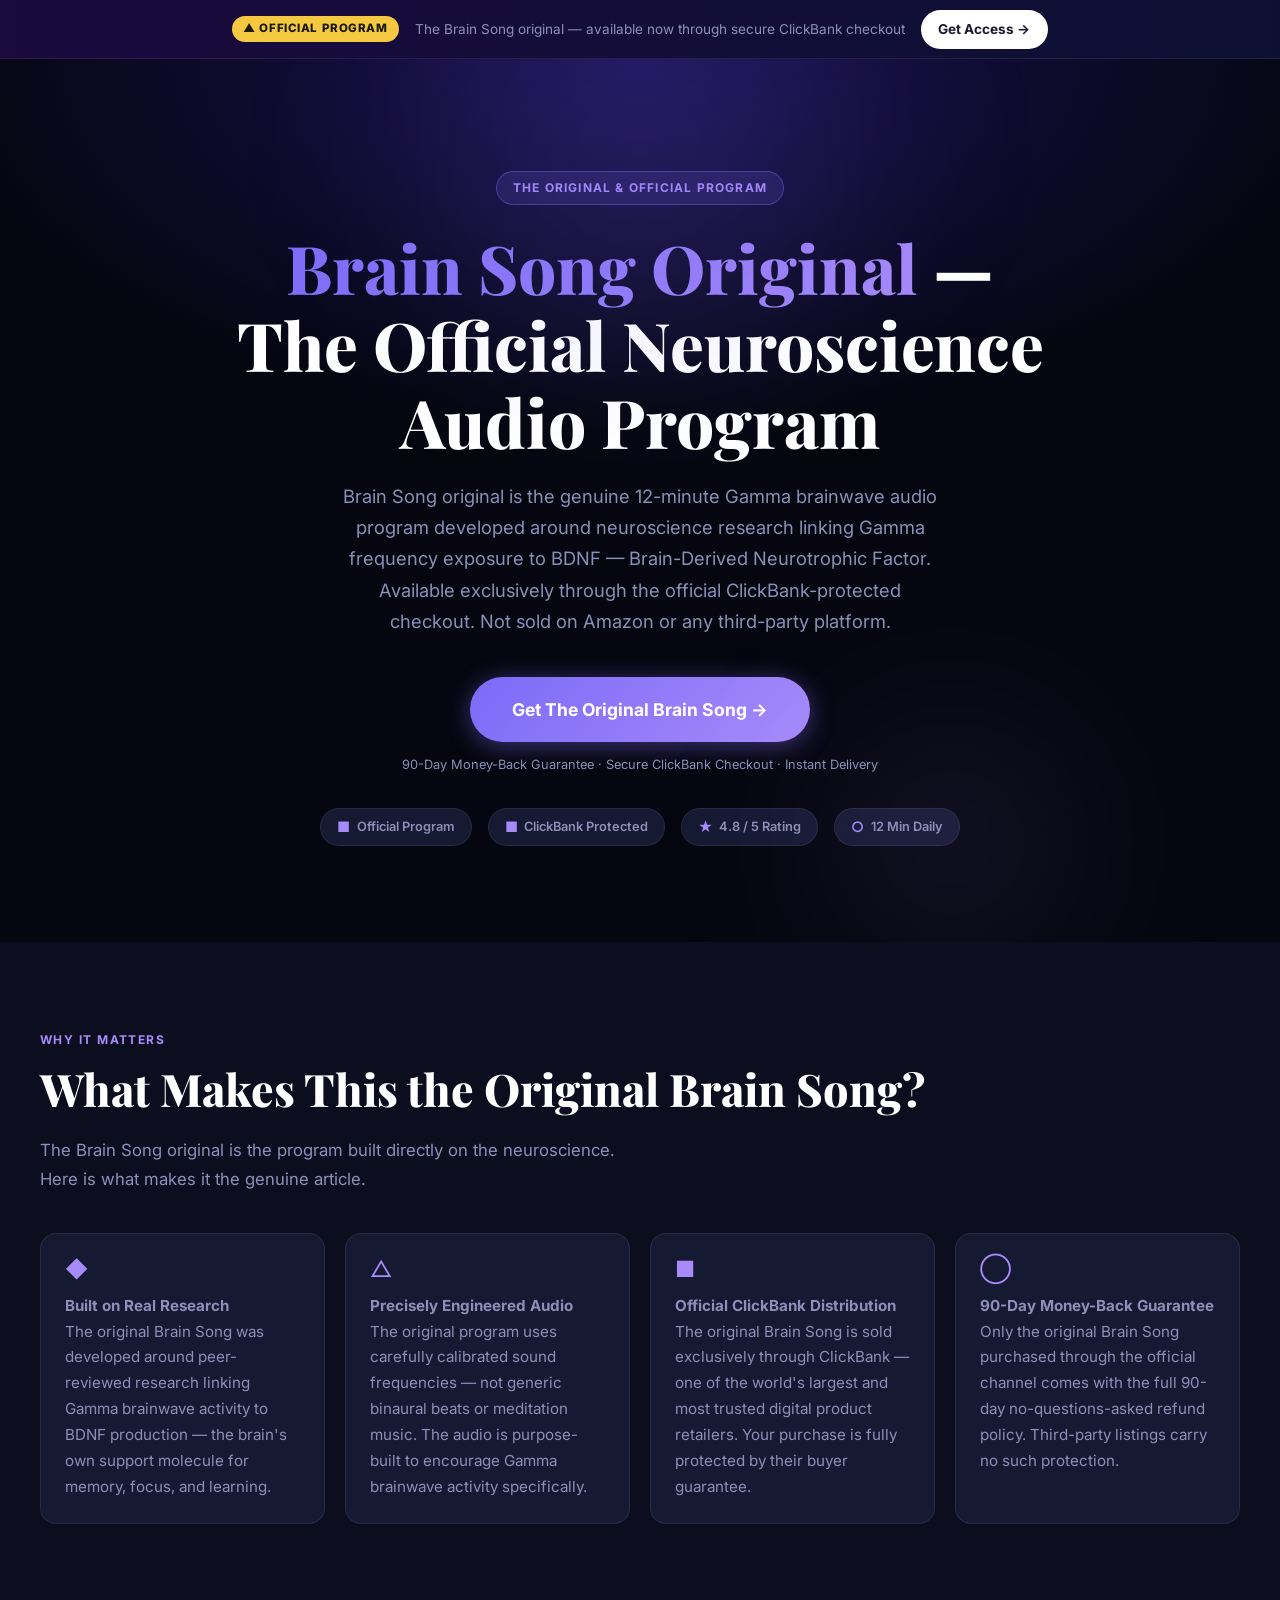
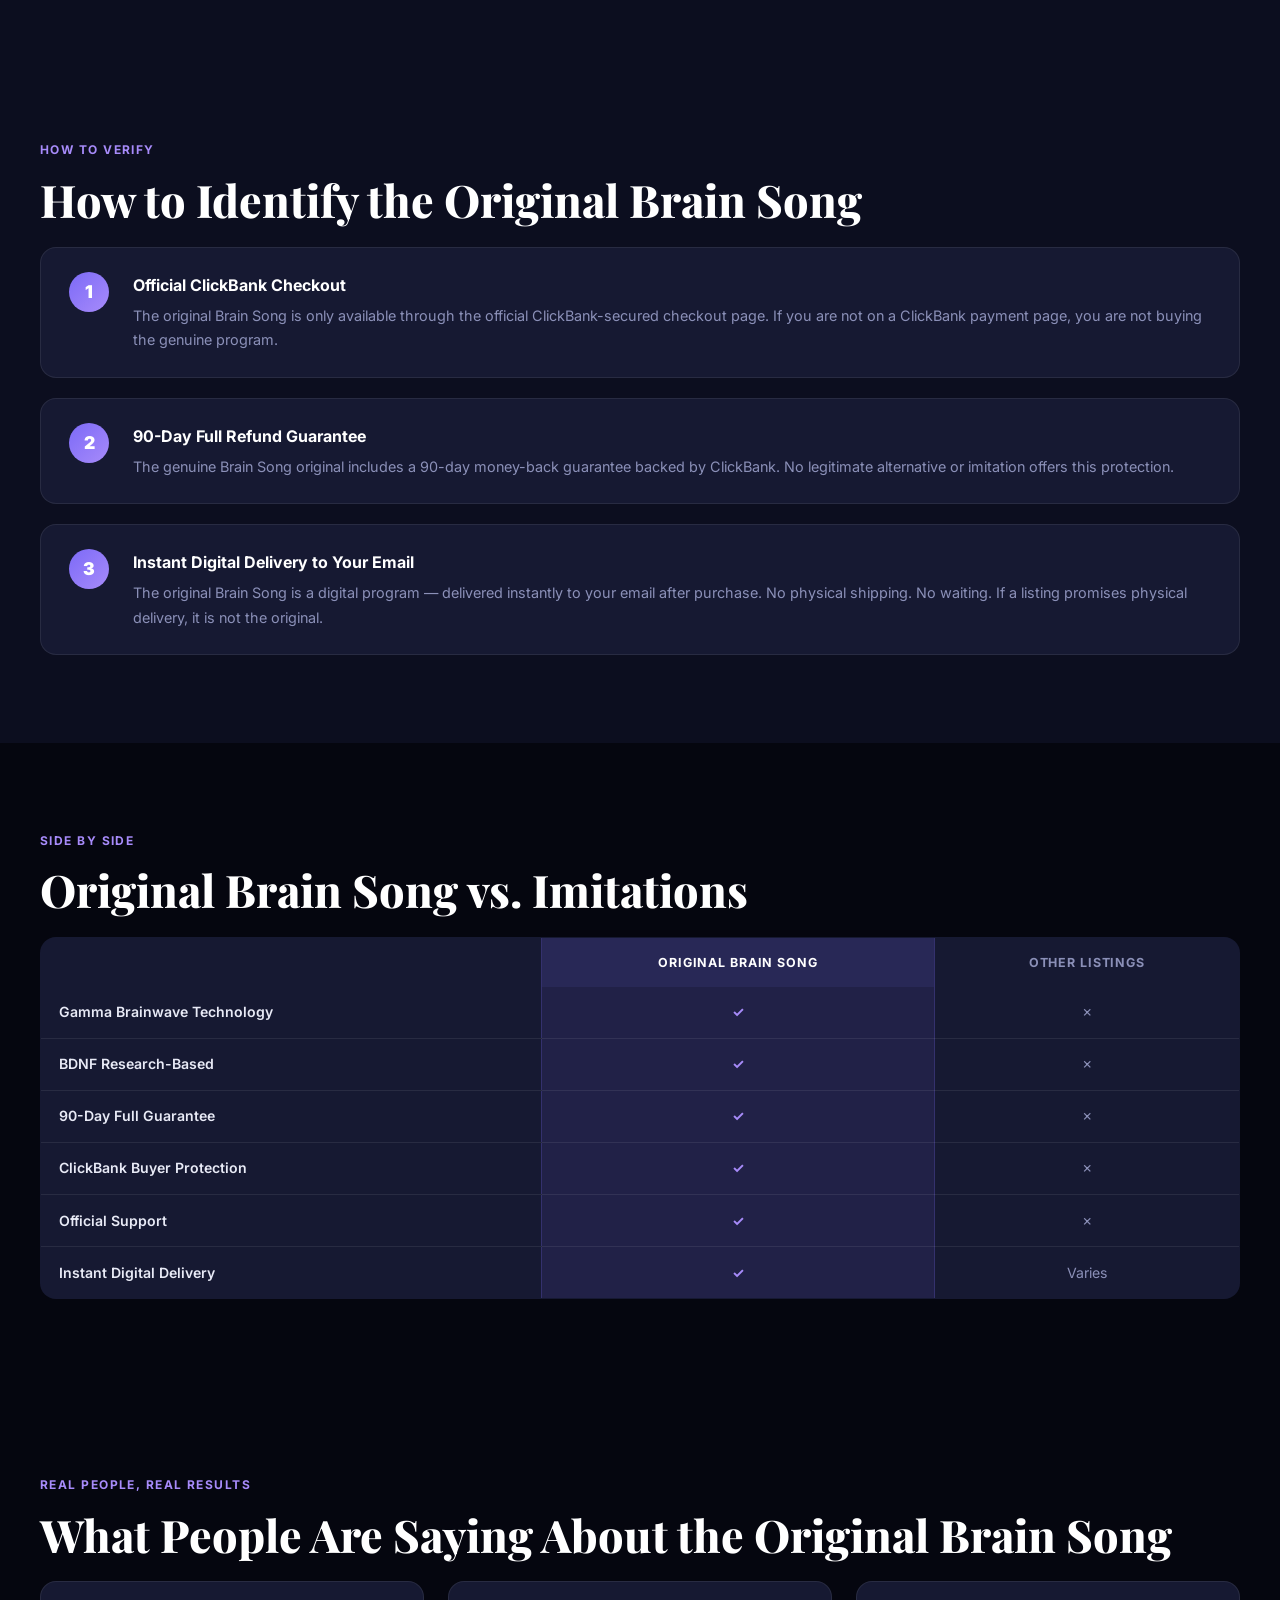
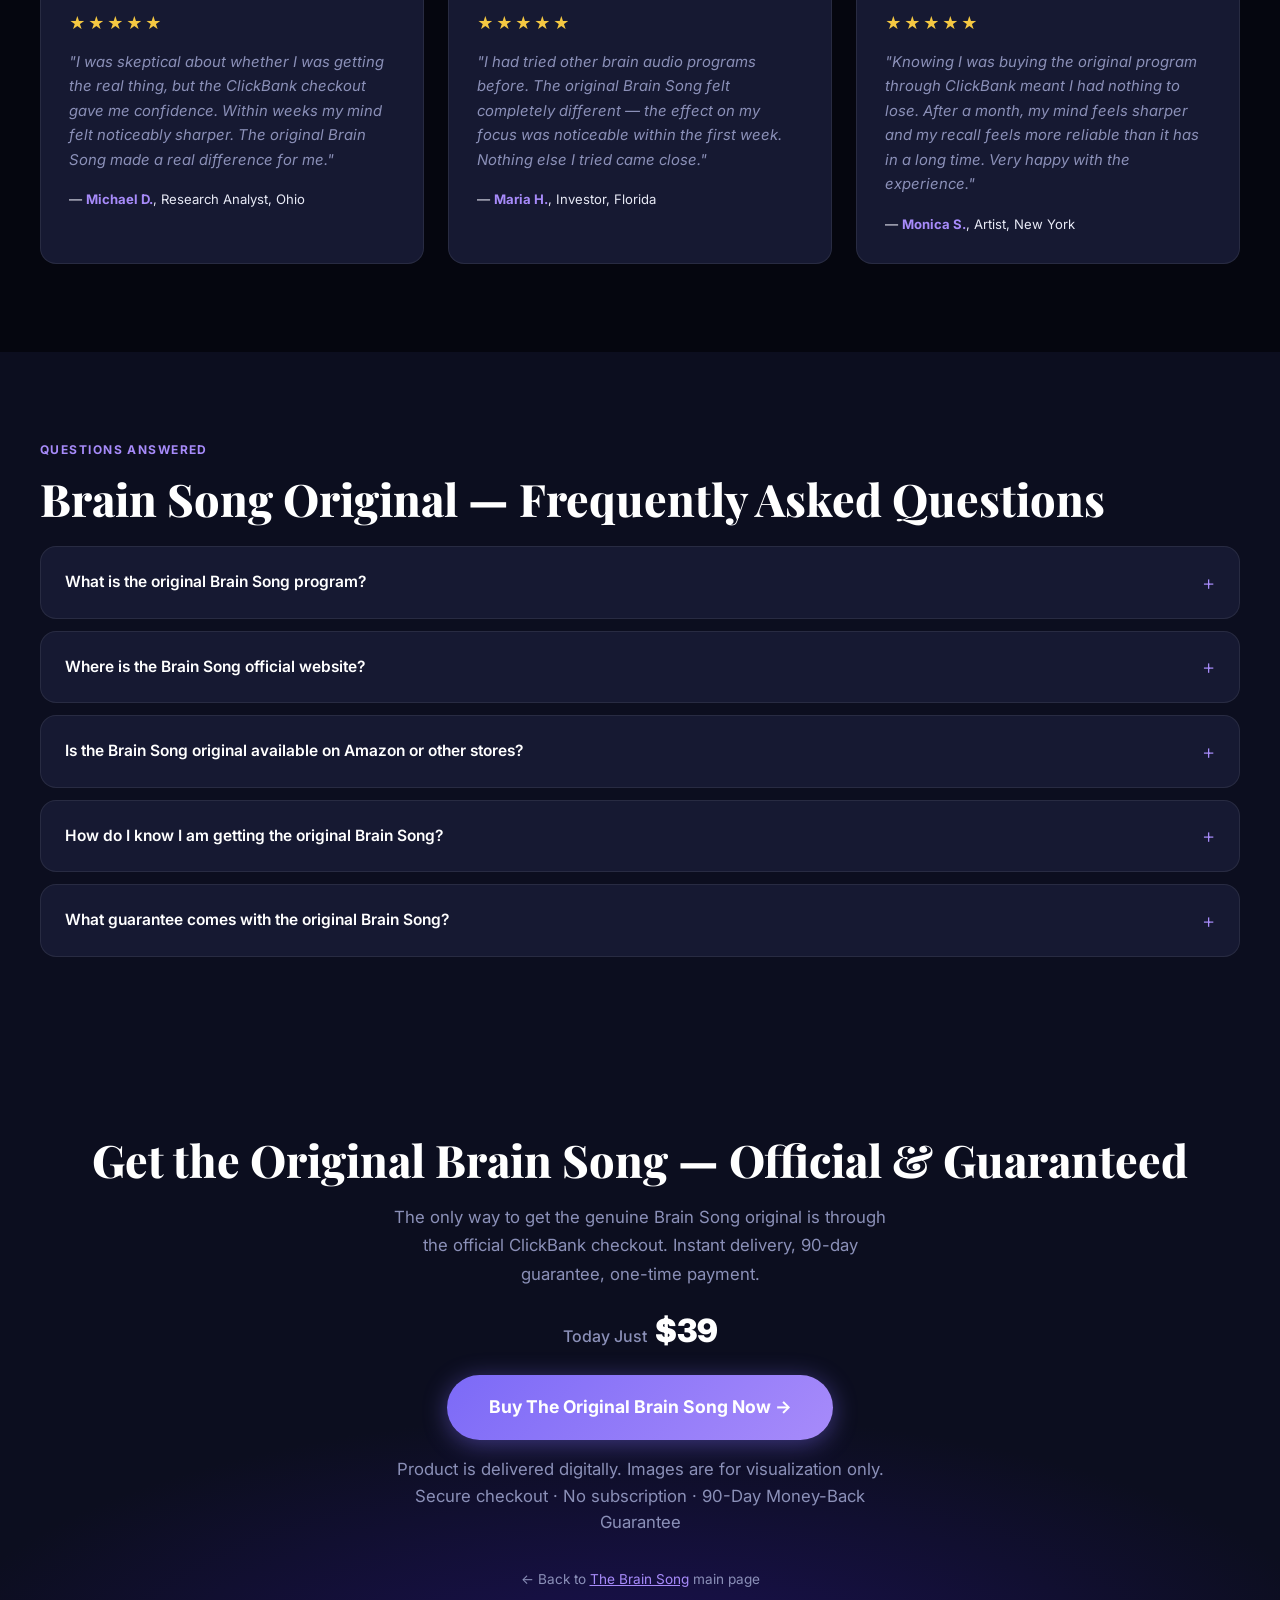
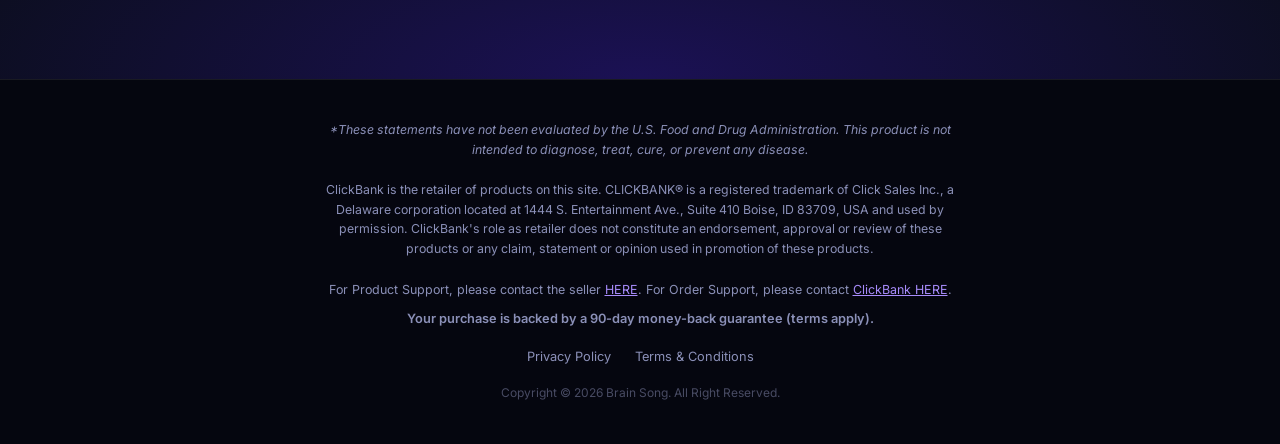
<file: brain-song-original.html>
﻿<!DOCTYPE html>
<html lang="en">
<head>
  <meta charset="UTF-8" />
  <meta name="viewport" content="width=device-width, initial-scale=1.0" />

  <title>Brain Song Original — The Official Neuroscience Audio Program</title>
  <meta name="description" content="Brain Song original is the genuine Gamma brainwave audio program — available exclusively through the official ClickBank channel. $39, 90-day guarantee, instant access." />
  <link rel="canonical" href="https://us-thebrainsong-en.com/brain-song-original.html" />

  <meta property="og:type" content="website" />
  <meta property="og:title" content="Brain Song Original — The Official Neuroscience Audio Program" />
  <meta property="og:description" content="Brain Song original is the genuine Gamma brainwave audio program — available exclusively through the official ClickBank channel. $39, 90-day guarantee, instant access." />
  <meta property="og:url" content="https://us-thebrainsong-en.com/brain-song-original.html" />
  <meta property="og:image" content="https://us-thebrainsong-en.com/assets/prd-img.webp" />
  <meta property="og:site_name" content="The Brain Song" />
  <meta property="og:locale" content="en_US" />

  <meta name="twitter:card" content="summary_large_image" />
  <meta name="twitter:title" content="Brain Song Original — The Official Neuroscience Audio Program" />
  <meta name="twitter:description" content="Brain Song original is the genuine Gamma brainwave audio program — available exclusively through the official ClickBank channel. $39, 90-day guarantee, instant access." />
  <meta name="twitter:image" content="https://us-thebrainsong-en.com/assets/prd-img.webp" />

  <script type="application/ld+json">
  {
    "@context": "https://schema.org",
    "@type": "FAQPage",
    "mainEntity": [
      {
        "@type": "Question",
        "name": "What is the original Brain Song program?",
        "acceptedAnswer": {
          "@type": "Answer",
          "text": "The original Brain Song is a 12-minute daily Gamma brainwave audio program developed around neuroscience research linking Gamma frequency exposure to BDNF production. It is the genuine program — delivered digitally through the official ClickBank-protected checkout, not available on Amazon or third-party stores."
        }
      },
      {
        "@type": "Question",
        "name": "Where is the Brain Song official website?",
        "acceptedAnswer": {
          "@type": "Answer",
          "text": "The Brain Song official website and purchase page is accessible through the secure ClickBank checkout link on this page. The original Brain Song is not sold through Amazon, eBay, or any third-party marketplace."
        }
      },
      {
        "@type": "Question",
        "name": "Is the Brain Song original available on Amazon or other stores?",
        "acceptedAnswer": {
          "@type": "Answer",
          "text": "No — the original Brain Song is not available on Amazon or any third-party store. It is a digital program sold exclusively through the official ClickBank-protected checkout. Any listing elsewhere is unrelated to the genuine product."
        }
      },
      {
        "@type": "Question",
        "name": "How do I know I am getting the original Brain Song?",
        "acceptedAnswer": {
          "@type": "Answer",
          "text": "You are getting the original Brain Song when you purchase through the official ClickBank checkout link. The genuine program includes the 12-minute Gamma brainwave audio, instant digital delivery, and is backed by a full 90-day money-back guarantee from ClickBank."
        }
      },
      {
        "@type": "Question",
        "name": "What guarantee comes with the original Brain Song?",
        "acceptedAnswer": {
          "@type": "Answer",
          "text": "The original Brain Song comes with a full 90-day money-back guarantee. If you are not satisfied for any reason, contact support within 90 days for a complete refund — no questions asked. This guarantee is only valid on purchases made through the official ClickBank checkout."
        }
      }
    ]
  }
  </script>

  <script type="application/ld+json">
  {
    "@context": "https://schema.org",
    "@type": "Product",
    "name": "The Brain Song",
    "description": "The original Brain Song — a 12-minute daily Gamma brainwave audio program supporting focus, memory, and mental clarity through brainwave entrainment.",
    "image": "/assets/prd-img.webp",
    "brand": { "@type": "Brand", "name": "The Brain Song" },
    "offers": {
      "@type": "Offer",
      "price": "39.00",
      "priceCurrency": "USD",
      "availability": "https://schema.org/InStock",
      "url": "https://hop.clickbank.net/?affiliate=secur24&vendor=brainsongx&pid=vsl"
    },
    "aggregateRating": {
      "@type": "AggregateRating",
      "ratingValue": "4.8",
      "reviewCount": "312",
      "bestRating": "5",
      "worstRating": "1"
    }
  }
  </script>

  <link rel="preconnect" href="https://fonts.googleapis.com" />
  <link rel="preconnect" href="https://fonts.gstatic.com" crossorigin />
  <link href="https://fonts.googleapis.com/css2?family=Inter:wght@300;400;500;600;700;800;900&family=Playfair+Display:wght@700;800&display=swap" rel="stylesheet" />
  <link rel="stylesheet" href="style.css" />

  <!-- Meta Pixel Code -->
  <script>!function(f,b,e,v,n,t,s){if(f.fbq)return;n=f.fbq=function(){n.callMethod?n.callMethod.apply(n,arguments):n.queue.push(arguments)};if(!f._fbq)f._fbq=n;n.push=n;n.loaded=!0;n.version='2.0';n.queue=[];t=b.createElement(e);t.async=!0;t.src=v;s=b.getElementsByTagName(e)[0];s.parentNode.insertBefore(t,s)}(window, document,'script','https://connect.facebook.net/en_US/fbevents.js');fbq('init', '1042615044869357');fbq('track', 'PageView', {}, {eventID: 'TEST60600'});</script>
  <noscript><img height="1" width="1" style="display:none" src="https://www.facebook.com/tr?id=1042615044869357&ev=PageView&noscript=1"/></noscript>
  <!-- End Meta Pixel Code -->
</head>
<body>

  <header class="topbar" role="banner">
    <div class="topbar__inner">
      <span class="topbar__badge">&#9650; Official Program</span>
      <span class="topbar__text">The Brain Song original — available now through secure ClickBank checkout</span>
      <a href="https://hop.clickbank.net/?affiliate=secur24&vendor=brainsongx&pid=vsl" class="btn btn--sm btn--white" target="_blank" rel="noopener">Get Access &#8594;</a>
    </div>
  </header>

  <!-- HERO -->
  <section class="hero" aria-labelledby="hero-heading">
    <div class="hero__bg-orb hero__bg-orb--1" aria-hidden="true"></div>
    <div class="hero__bg-orb hero__bg-orb--2" aria-hidden="true"></div>
    <div class="container">
      <div class="hero__label">The Original &amp; Official Program</div>
      <h1 class="hero__heading" id="hero-heading">
        <em>Brain Song Original</em> —<br />The Official Neuroscience<br />Audio Program
      </h1>
      <p class="hero__sub">
        Brain Song original is the genuine 12-minute Gamma brainwave audio program developed around
        neuroscience research linking Gamma frequency exposure to BDNF — Brain-Derived Neurotrophic
        Factor. Available exclusively through the official ClickBank-protected checkout. Not sold on Amazon or any third-party platform.
      </p>
      <div class="hero__cta-group">
        <a href="https://hop.clickbank.net/?affiliate=secur24&vendor=brainsongx&pid=vsl" class="btn btn--primary btn--lg" target="_blank" rel="noopener">
          Get The Original Brain Song &#8594;
        </a>
        <p class="hero__cta-note">90-Day Money-Back Guarantee &middot; Secure ClickBank Checkout &middot; Instant Delivery</p>
      </div>
      <div class="hero__trust-bar" role="list">
        <div class="trust-pill" role="listitem"><span class="trust-pill__icon">&#9632;</span> Official Program</div>
        <div class="trust-pill" role="listitem"><span class="trust-pill__icon">&#9632;</span> ClickBank Protected</div>
        <div class="trust-pill" role="listitem"><span class="trust-pill__icon">&#9733;</span> 4.8 / 5 Rating</div>
        <div class="trust-pill" role="listitem"><span class="trust-pill__icon">&#9675;</span> 12 Min Daily</div>
      </div>
    </div>
  </section>

  <!-- WHAT MAKES IT ORIGINAL -->
  <section class="section pain" aria-labelledby="original-heading">
    <div class="container">
      <div class="section-label">Why It Matters</div>
      <h2 class="section-heading" id="original-heading">What Makes This the Original Brain Song?</h2>
      <p class="section-sub">The Brain Song original is the program built directly on the neuroscience. Here is what makes it the genuine article.</p>
      <div class="pain__grid">
        <div class="pain-card">
          <div class="pain-card__icon" aria-hidden="true">&#9670;</div>
          <p><strong>Built on Real Research</strong><br />The original Brain Song was developed around peer-reviewed research linking Gamma brainwave activity to BDNF production — the brain's own support molecule for memory, focus, and learning.</p>
        </div>
        <div class="pain-card">
          <div class="pain-card__icon" aria-hidden="true">&#9651;</div>
          <p><strong>Precisely Engineered Audio</strong><br />The original program uses carefully calibrated sound frequencies — not generic binaural beats or meditation music. The audio is purpose-built to encourage Gamma brainwave activity specifically.</p>
        </div>
        <div class="pain-card">
          <div class="pain-card__icon" aria-hidden="true">&#9632;</div>
          <p><strong>Official ClickBank Distribution</strong><br />The original Brain Song is sold exclusively through ClickBank — one of the world's largest and most trusted digital product retailers. Your purchase is fully protected by their buyer guarantee.</p>
        </div>
        <div class="pain-card">
          <div class="pain-card__icon" aria-hidden="true">&#9711;</div>
          <p><strong>90-Day Money-Back Guarantee</strong><br />Only the original Brain Song purchased through the official channel comes with the full 90-day no-questions-asked refund policy. Third-party listings carry no such protection.</p>
        </div>
      </div>
    </div>
  </section>

  <!-- HOW TO IDENTIFY -->
  <section class="section steps" aria-labelledby="identify-heading">
    <div class="container">
      <div class="section-label">How to Verify</div>
      <h2 class="section-heading" id="identify-heading">How to Identify the Original Brain Song</h2>
      <ol class="steps__list" role="list">
        <li class="step-card">
          <div class="step-card__number" aria-hidden="true">1</div>
          <div class="step-card__body">
            <h3>Official ClickBank Checkout</h3>
            <p>The original Brain Song is only available through the official ClickBank-secured checkout page. If you are not on a ClickBank payment page, you are not buying the genuine program.</p>
          </div>
        </li>
        <li class="step-card">
          <div class="step-card__number" aria-hidden="true">2</div>
          <div class="step-card__body">
            <h3>90-Day Full Refund Guarantee</h3>
            <p>The genuine Brain Song original includes a 90-day money-back guarantee backed by ClickBank. No legitimate alternative or imitation offers this protection.</p>
          </div>
        </li>
        <li class="step-card">
          <div class="step-card__number" aria-hidden="true">3</div>
          <div class="step-card__body">
            <h3>Instant Digital Delivery to Your Email</h3>
            <p>The original Brain Song is a digital program — delivered instantly to your email after purchase. No physical shipping. No waiting. If a listing promises physical delivery, it is not the original.</p>
          </div>
        </li>
      </ol>
    </div>
  </section>

  <!-- COMPARISON TABLE -->
  <section class="section comparison" aria-labelledby="comparison-heading">
    <div class="container">
      <div class="section-label">Side by Side</div>
      <h2 class="section-heading" id="comparison-heading">Original Brain Song vs. Imitations</h2>
      <div class="comp-table-wrap">
        <table class="comp-table" role="table">
          <thead>
            <tr>
              <th scope="col"></th>
              <th scope="col" class="comp-table__highlight">Original Brain Song</th>
              <th scope="col">Other Listings</th>
            </tr>
          </thead>
          <tbody>
            <tr><th scope="row">Gamma Brainwave Technology</th><td class="comp-table__highlight">&#10003;</td><td>&#10007;</td></tr>
            <tr><th scope="row">BDNF Research-Based</th><td class="comp-table__highlight">&#10003;</td><td>&#10007;</td></tr>
            <tr><th scope="row">90-Day Full Guarantee</th><td class="comp-table__highlight">&#10003;</td><td>&#10007;</td></tr>
            <tr><th scope="row">ClickBank Buyer Protection</th><td class="comp-table__highlight">&#10003;</td><td>&#10007;</td></tr>
            <tr><th scope="row">Official Support</th><td class="comp-table__highlight">&#10003;</td><td>&#10007;</td></tr>
            <tr><th scope="row">Instant Digital Delivery</th><td class="comp-table__highlight">&#10003;</td><td>Varies</td></tr>
          </tbody>
        </table>
      </div>
    </div>
  </section>

  <!-- TESTIMONIALS -->
  <section class="section testimonials" aria-labelledby="testimonials-heading">
    <div class="container">
      <div class="section-label">Real People, Real Results</div>
      <h2 class="section-heading" id="testimonials-heading">What People Are Saying About the Original Brain Song</h2>
      <div class="testimonials__grid">
        <blockquote class="testimonial-card">
          <div class="testimonial-card__stars" aria-label="5 stars">★★★★★</div>
          <p>"I was skeptical about whether I was getting the real thing, but the ClickBank checkout gave me confidence. Within weeks my mind felt noticeably sharper. The original Brain Song made a real difference for me."</p>
          <footer>— <strong>Michael D.</strong>, Research Analyst, Ohio</footer>
        </blockquote>
        <blockquote class="testimonial-card">
          <div class="testimonial-card__stars" aria-label="5 stars">★★★★★</div>
          <p>"I had tried other brain audio programs before. The original Brain Song felt completely different — the effect on my focus was noticeable within the first week. Nothing else I tried came close."</p>
          <footer>— <strong>Maria H.</strong>, Investor, Florida</footer>
        </blockquote>
        <blockquote class="testimonial-card">
          <div class="testimonial-card__stars" aria-label="5 stars">★★★★★</div>
          <p>"Knowing I was buying the original program through ClickBank meant I had nothing to lose. After a month, my mind feels sharper and my recall feels more reliable than it has in a long time. Very happy with the experience."</p>
          <footer>— <strong>Monica S.</strong>, Artist, New York</footer>
        </blockquote>
      </div>
    </div>
  </section>

  <!-- FAQ -->
  <section class="section faq" aria-labelledby="faq-heading">
    <div class="container">
      <div class="section-label">Questions Answered</div>
      <h2 class="section-heading" id="faq-heading">Brain Song Original — Frequently Asked Questions</h2>
      <div class="faq__list">
        <details class="faq-item">
          <summary>What is the original Brain Song program?</summary>
          <p>The original Brain Song is a 12-minute daily Gamma brainwave audio program developed around neuroscience research linking Gamma frequency exposure to BDNF production. It is the genuine program — delivered digitally through the official ClickBank-protected checkout, not available on Amazon or third-party stores.</p>
        </details>
        <details class="faq-item">
          <summary>Where is the Brain Song official website?</summary>
          <p>The Brain Song official website and purchase page is accessible through the secure ClickBank checkout link on this page. The original Brain Song is not sold through Amazon, eBay, or any third-party marketplace.</p>
        </details>
        <details class="faq-item">
          <summary>Is the Brain Song original available on Amazon or other stores?</summary>
          <p>No — the original Brain Song is not available on Amazon or any third-party store. It is a digital program sold exclusively through the official ClickBank-protected checkout. Any listing elsewhere is unrelated to the genuine product.</p>
        </details>
        <details class="faq-item">
          <summary>How do I know I am getting the original Brain Song?</summary>
          <p>You are getting the original Brain Song when you purchase through the official ClickBank checkout link on this page. The genuine program includes the 12-minute Gamma brainwave audio, instant digital delivery, and is backed by a full 90-day money-back guarantee from ClickBank.</p>
        </details>
        <details class="faq-item">
          <summary>What guarantee comes with the original Brain Song?</summary>
          <p>The original Brain Song comes with a full 90-day money-back guarantee. If you are not satisfied for any reason, contact support within 90 days for a complete refund — no questions asked. This guarantee is only valid on purchases made through the official ClickBank checkout.</p>
        </details>
      </div>
    </div>
  </section>

  <!-- FINAL CTA -->
  <section class="section cta-final" aria-labelledby="cta-heading">
    <div class="container">
      <div class="cta-final__inner">
        <h2 class="cta-final__heading" id="cta-heading">Get the Original Brain Song — Official &amp; Guaranteed</h2>
        <p>The only way to get the genuine Brain Song original is through the official ClickBank checkout. Instant delivery, 90-day guarantee, one-time payment.</p>
        <div class="cta-final__price">Today Just <span>$39</span></div>
        <a href="https://hop.clickbank.net/?affiliate=secur24&vendor=brainsongx&pid=vsl" class="btn btn--primary btn--lg" target="_blank" rel="noopener">
          Buy The Original Brain Song Now &#8594;
        </a>
        <p class="cta-final__note">Product is delivered digitally. Images are for visualization only.<br />Secure checkout &middot; No subscription &middot; 90-Day Money-Back Guarantee</p>
        <p style="margin-top:1rem;font-size:0.85rem;color:var(--c-text-muted)">&#8592; Back to <a href="/" style="color:var(--c-accent-2)">The Brain Song</a> main page</p>
      </div>
    </div>
  </section>

  <!-- FOOTER -->
  <footer class="footer" role="contentinfo">
    <div class="container">
      <p class="footer__disclaimer"><em>*These statements have not been evaluated by the U.S. Food and Drug Administration. This product is not intended to diagnose, treat, cure, or prevent any disease.</em></p>
      <p class="footer__disclaimer">ClickBank is the retailer of products on this site. CLICKBANK&reg; is a registered trademark of Click Sales Inc., a Delaware corporation located at 1444 S. Entertainment Ave., Suite 410 Boise, ID 83709, USA and used by permission. ClickBank's role as retailer does not constitute an endorsement, approval or review of these products or any claim, statement or opinion used in promotion of these products.</p>
      <p class="footer__support">For Product Support, please contact the seller <a href="mailto:support@BrainSongOfficial.com">HERE</a>. For Order Support, please contact <a href="https://www.clkbank.com/" target="_blank" rel="noopener">ClickBank HERE</a>.</p>
      <p class="footer__guarantee">Your purchase is backed by a 90-day money-back guarantee (terms apply).</p>
      <nav class="footer__links" aria-label="Footer links">
        <a href="/privacy-policy.html">Privacy Policy</a>
        <a href="/terms-of-service.html">Terms &amp; Conditions</a>
      </nav>
      <p class="footer__copy">Copyright &copy; 2026 Brain Song. All Right Reserved.</p>
    </div>
  </footer>

  <script src="main.js" defer></script>
</body>
</html>
</file>
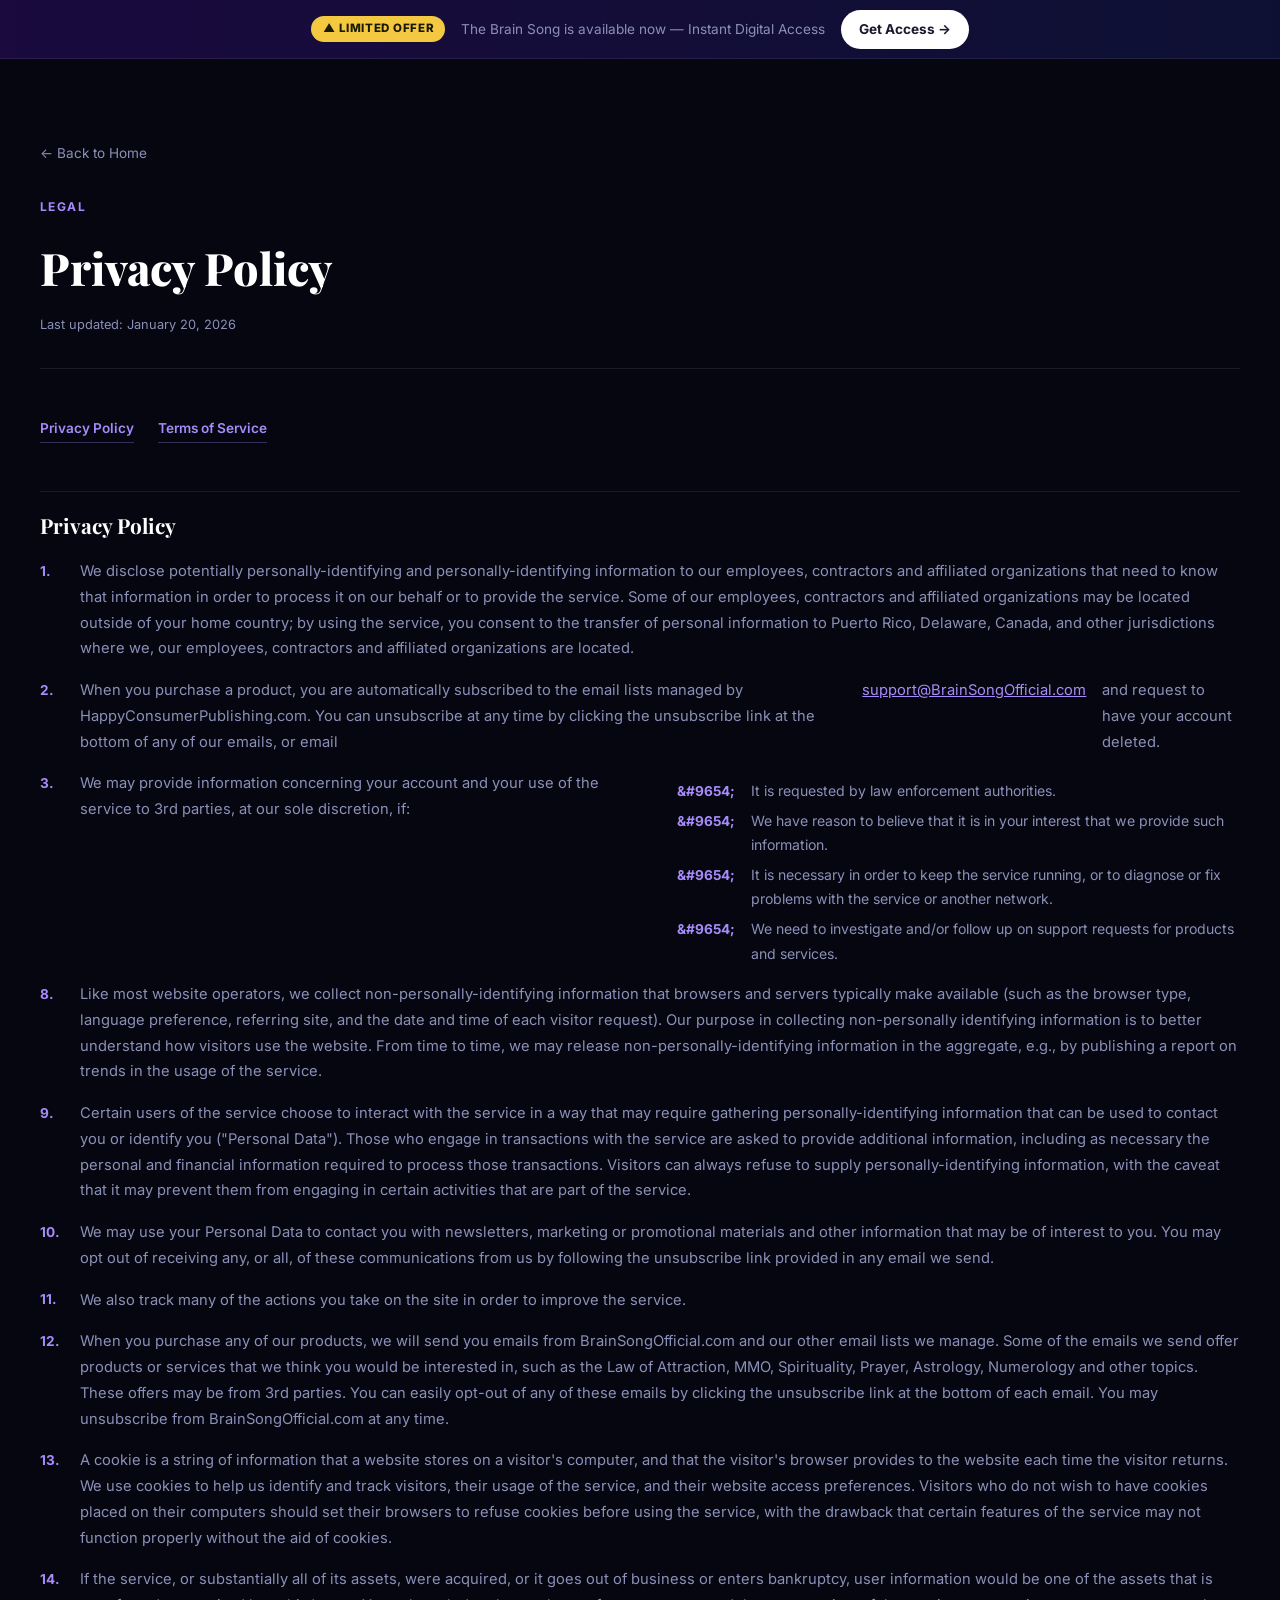
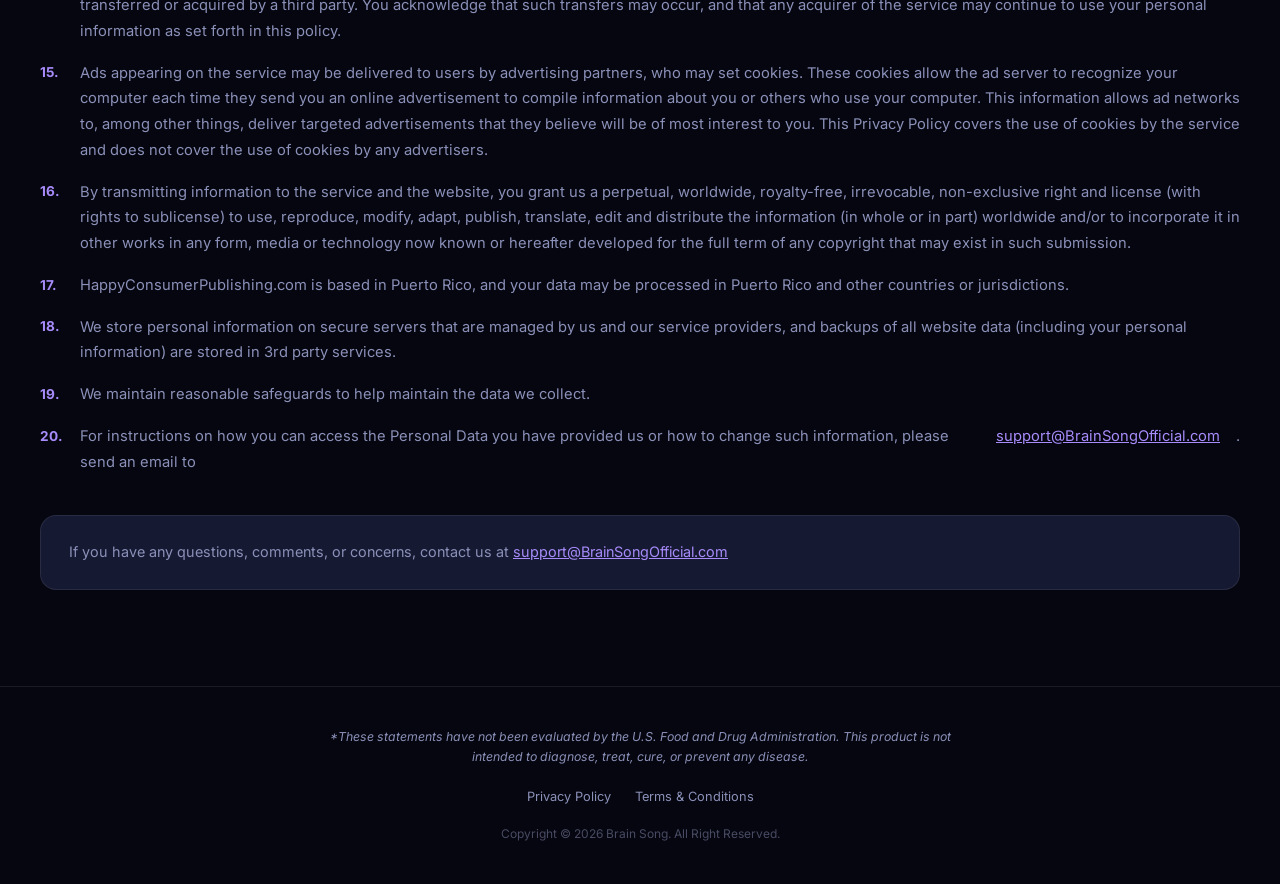
<file: privacy-policy.html>
﻿<!DOCTYPE html>
<html lang="en">
<head>
  <meta charset="UTF-8" />
  <meta name="viewport" content="width=device-width, initial-scale=1.0" />
  <title>Privacy Policy — The Brain Song</title>
  <meta name="description" content="Privacy Policy for The Brain Song. Learn how we collect, use, and protect your personal information." />
  <link rel="canonical" href="https://us-thebrainsong-en.com/privacy-policy.html" />
  <meta name="robots" content="noindex, follow" />
  <link rel="preconnect" href="https://fonts.googleapis.com" />
  <link rel="preconnect" href="https://fonts.gstatic.com" crossorigin />
  <link href="https://fonts.googleapis.com/css2?family=Inter:wght@300;400;500;600;700;800&family=Playfair+Display:wght@700;800&display=swap" rel="stylesheet" />
  <link rel="stylesheet" href="style.css" />
  <style>
    .legal-page { padding: 5rem 0 6rem; }
    .legal-page__header { margin-bottom: 3rem; border-bottom: 1px solid var(--c-border); padding-bottom: 2rem; }
    .legal-page__title { font-family: var(--font-display); font-size: clamp(1.8rem, 4vw, 2.8rem); font-weight: 800; color: #fff; margin-bottom: 0.5rem; }
    .legal-page__updated { font-size: 0.8rem; color: var(--c-text-muted); }
    .legal-nav { display: flex; gap: 1.5rem; flex-wrap: wrap; margin-bottom: 3rem; }
    .legal-nav a { font-size: 0.85rem; color: var(--c-accent-2); text-decoration: none; font-weight: 600; border-bottom: 1px solid rgba(167,139,250,0.3); padding-bottom: 2px; }
    .legal-nav a:hover { border-color: var(--c-accent-2); }
    .legal-section { margin-bottom: 2.5rem; }
    .legal-section h2 { font-family: var(--font-display); font-size: 1.3rem; font-weight: 700; color: #fff; margin-bottom: 1rem; padding-top: 1rem; border-top: 1px solid var(--c-border); }
    .legal-section ol { counter-reset: legal-counter; list-style: none; display: flex; flex-direction: column; gap: 1rem; }
    .legal-section ol li { display: flex; gap: 1rem; font-size: 0.92rem; color: var(--c-text-muted); line-height: 1.75; counter-increment: legal-counter; }
    .legal-section ol li::before { content: counter(legal-counter) "."; color: var(--c-accent-2); font-weight: 700; font-size: 0.85rem; min-width: 1.5rem; margin-top: 0.05rem; flex-shrink: 0; }
    .legal-section ol li ul { margin-top: 0.5rem; padding-left: 1rem; display: flex; flex-direction: column; gap: 0.3rem; }
    .legal-section ol li ul li { font-size: 0.88rem; }
    .legal-section ol li ul li::before { content: "&#9654;"; }
    .legal-contact { background: var(--c-surface); border: 1px solid var(--c-border); border-radius: var(--radius-md); padding: 1.5rem 1.75rem; margin-top: 2rem; font-size: 0.9rem; color: var(--c-text-muted); }
    .legal-contact a { color: var(--c-accent-2); }
    .legal-back { display: inline-flex; align-items: center; gap: 0.4rem; font-size: 0.85rem; color: var(--c-text-muted); text-decoration: none; margin-bottom: 2rem; transition: color 0.2s; }
    .legal-back:hover { color: var(--c-accent-2); }
  </style>

  <!-- Meta Pixel Code -->
  <script>!function(f,b,e,v,n,t,s){if(f.fbq)return;n=f.fbq=function(){n.callMethod?n.callMethod.apply(n,arguments):n.queue.push(arguments)};if(!f._fbq)f._fbq=n;n.push=n;n.loaded=!0;n.version='2.0';n.queue=[];t=b.createElement(e);t.async=!0;t.src=v;s=b.getElementsByTagName(e)[0];s.parentNode.insertBefore(t,s)}(window, document,'script','https://connect.facebook.net/en_US/fbevents.js');fbq('init', '1042615044869357');fbq('track', 'PageView', {}, {eventID: 'TEST60600'});</script>
  <noscript><img height="1" width="1" style="display:none" src="https://www.facebook.com/tr?id=1042615044869357&ev=PageView&noscript=1"/></noscript>
  <!-- End Meta Pixel Code -->
</head>
<body>

  <header class="topbar" role="banner">
    <div class="topbar__inner">
      <span class="topbar__badge">&#9650; Limited Offer</span>
      <span class="topbar__text">The Brain Song is available now — Instant Digital Access</span>
      <a href="https://hop.clickbank.net/?affiliate=secur24&vendor=brainsongx&pid=vsl" class="btn btn--sm btn--white" target="_blank" rel="noopener">Get Access →</a>
    </div>
  </header>

  <main class="legal-page">
    <div class="container">
      <a href="/" class="legal-back">← Back to Home</a>
      <div class="legal-page__header">
        <p class="section-label">Legal</p>
        <h1 class="legal-page__title">Privacy Policy</h1>
        <p class="legal-page__updated">Last updated: January 20, 2026</p>
      </div>

      <nav class="legal-nav" aria-label="Legal pages">
        <a href="/privacy-policy.html">Privacy Policy</a>
        <a href="/terms-of-service.html">Terms of Service</a>
      </nav>

      <div class="legal-section">
        <h2>Privacy Policy</h2>
        <ol>
          <li>We disclose potentially personally-identifying and personally-identifying information to our employees, contractors and affiliated organizations that need to know that information in order to process it on our behalf or to provide the service. Some of our employees, contractors and affiliated organizations may be located outside of your home country; by using the service, you consent to the transfer of personal information to Puerto Rico, Delaware, Canada, and other jurisdictions where we, our employees, contractors and affiliated organizations are located.</li>
          <li>When you purchase a product, you are automatically subscribed to the email lists managed by HappyConsumerPublishing.com. You can unsubscribe at any time by clicking the unsubscribe link at the bottom of any of our emails, or email <a href="mailto:support@BrainSongOfficial.com" style="color:var(--c-accent-2)">support@BrainSongOfficial.com</a> and request to have your account deleted.</li>
          <li>We may provide information concerning your account and your use of the service to 3rd parties, at our sole discretion, if:
            <ul>
              <li>It is requested by law enforcement authorities.</li>
              <li>We have reason to believe that it is in your interest that we provide such information.</li>
              <li>It is necessary in order to keep the service running, or to diagnose or fix problems with the service or another network.</li>
              <li>We need to investigate and/or follow up on support requests for products and services.</li>
            </ul>
          </li>
          <li>Like most website operators, we collect non-personally-identifying information that browsers and servers typically make available (such as the browser type, language preference, referring site, and the date and time of each visitor request). Our purpose in collecting non-personally identifying information is to better understand how visitors use the website. From time to time, we may release non-personally-identifying information in the aggregate, e.g., by publishing a report on trends in the usage of the service.</li>
          <li>Certain users of the service choose to interact with the service in a way that may require gathering personally-identifying information that can be used to contact you or identify you ("Personal Data"). Those who engage in transactions with the service are asked to provide additional information, including as necessary the personal and financial information required to process those transactions. Visitors can always refuse to supply personally-identifying information, with the caveat that it may prevent them from engaging in certain activities that are part of the service.</li>
          <li>We may use your Personal Data to contact you with newsletters, marketing or promotional materials and other information that may be of interest to you. You may opt out of receiving any, or all, of these communications from us by following the unsubscribe link provided in any email we send.</li>
          <li>We also track many of the actions you take on the site in order to improve the service.</li>
          <li>When you purchase any of our products, we will send you emails from BrainSongOfficial.com and our other email lists we manage. Some of the emails we send offer products or services that we think you would be interested in, such as the Law of Attraction, MMO, Spirituality, Prayer, Astrology, Numerology and other topics. These offers may be from 3rd parties. You can easily opt-out of any of these emails by clicking the unsubscribe link at the bottom of each email. You may unsubscribe from BrainSongOfficial.com at any time.</li>
          <li>A cookie is a string of information that a website stores on a visitor's computer, and that the visitor's browser provides to the website each time the visitor returns. We use cookies to help us identify and track visitors, their usage of the service, and their website access preferences. Visitors who do not wish to have cookies placed on their computers should set their browsers to refuse cookies before using the service, with the drawback that certain features of the service may not function properly without the aid of cookies.</li>
          <li>If the service, or substantially all of its assets, were acquired, or it goes out of business or enters bankruptcy, user information would be one of the assets that is transferred or acquired by a third party. You acknowledge that such transfers may occur, and that any acquirer of the service may continue to use your personal information as set forth in this policy.</li>
          <li>Ads appearing on the service may be delivered to users by advertising partners, who may set cookies. These cookies allow the ad server to recognize your computer each time they send you an online advertisement to compile information about you or others who use your computer. This information allows ad networks to, among other things, deliver targeted advertisements that they believe will be of most interest to you. This Privacy Policy covers the use of cookies by the service and does not cover the use of cookies by any advertisers.</li>
          <li>By transmitting information to the service and the website, you grant us a perpetual, worldwide, royalty-free, irrevocable, non-exclusive right and license (with rights to sublicense) to use, reproduce, modify, adapt, publish, translate, edit and distribute the information (in whole or in part) worldwide and/or to incorporate it in other works in any form, media or technology now known or hereafter developed for the full term of any copyright that may exist in such submission.</li>
          <li>HappyConsumerPublishing.com is based in Puerto Rico, and your data may be processed in Puerto Rico and other countries or jurisdictions.</li>
          <li>We store personal information on secure servers that are managed by us and our service providers, and backups of all website data (including your personal information) are stored in 3rd party services.</li>
          <li>We maintain reasonable safeguards to help maintain the data we collect.</li>
          <li>For instructions on how you can access the Personal Data you have provided us or how to change such information, please send an email to <a href="mailto:support@BrainSongOfficial.com" style="color:var(--c-accent-2)">support@BrainSongOfficial.com</a>.</li>
        </ol>
      </div>

      <div class="legal-contact">
        If you have any questions, comments, or concerns, contact us at
        <a href="mailto:support@BrainSongOfficial.com">support@BrainSongOfficial.com</a>
      </div>

    </div>
  </main>

  <footer class="footer" role="contentinfo">
    <div class="container">
      <p class="footer__disclaimer"><em>*These statements have not been evaluated by the U.S. Food and Drug Administration. This product is not intended to diagnose, treat, cure, or prevent any disease.</em></p>
      <nav class="footer__links" aria-label="Footer links">
        <a href="/privacy-policy.html">Privacy Policy</a>
        <a href="/terms-of-service.html">Terms &amp; Conditions</a>
      </nav>
      <p class="footer__copy">Copyright &copy; 2026 Brain Song. All Right Reserved.</p>
    </div>
  </footer>

  <script src="main.js" defer></script>
</body>
</html>
</file>
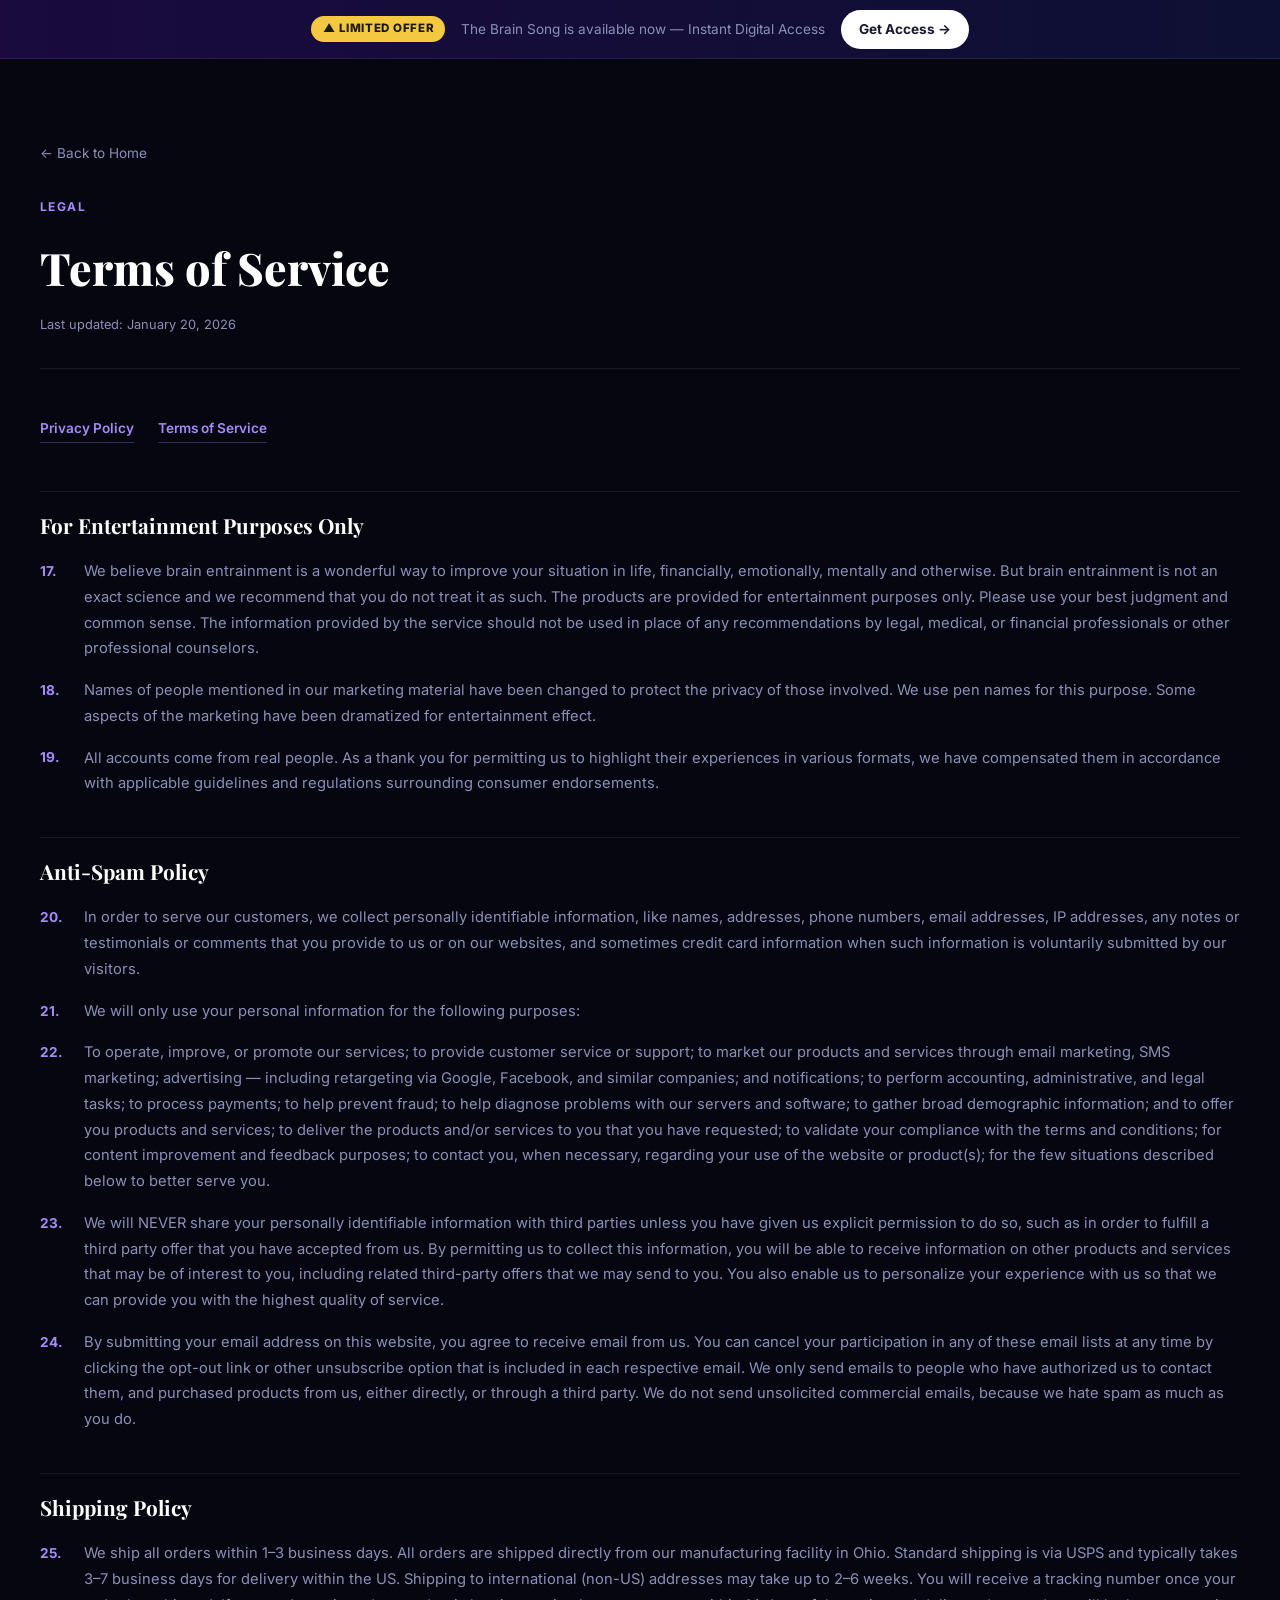
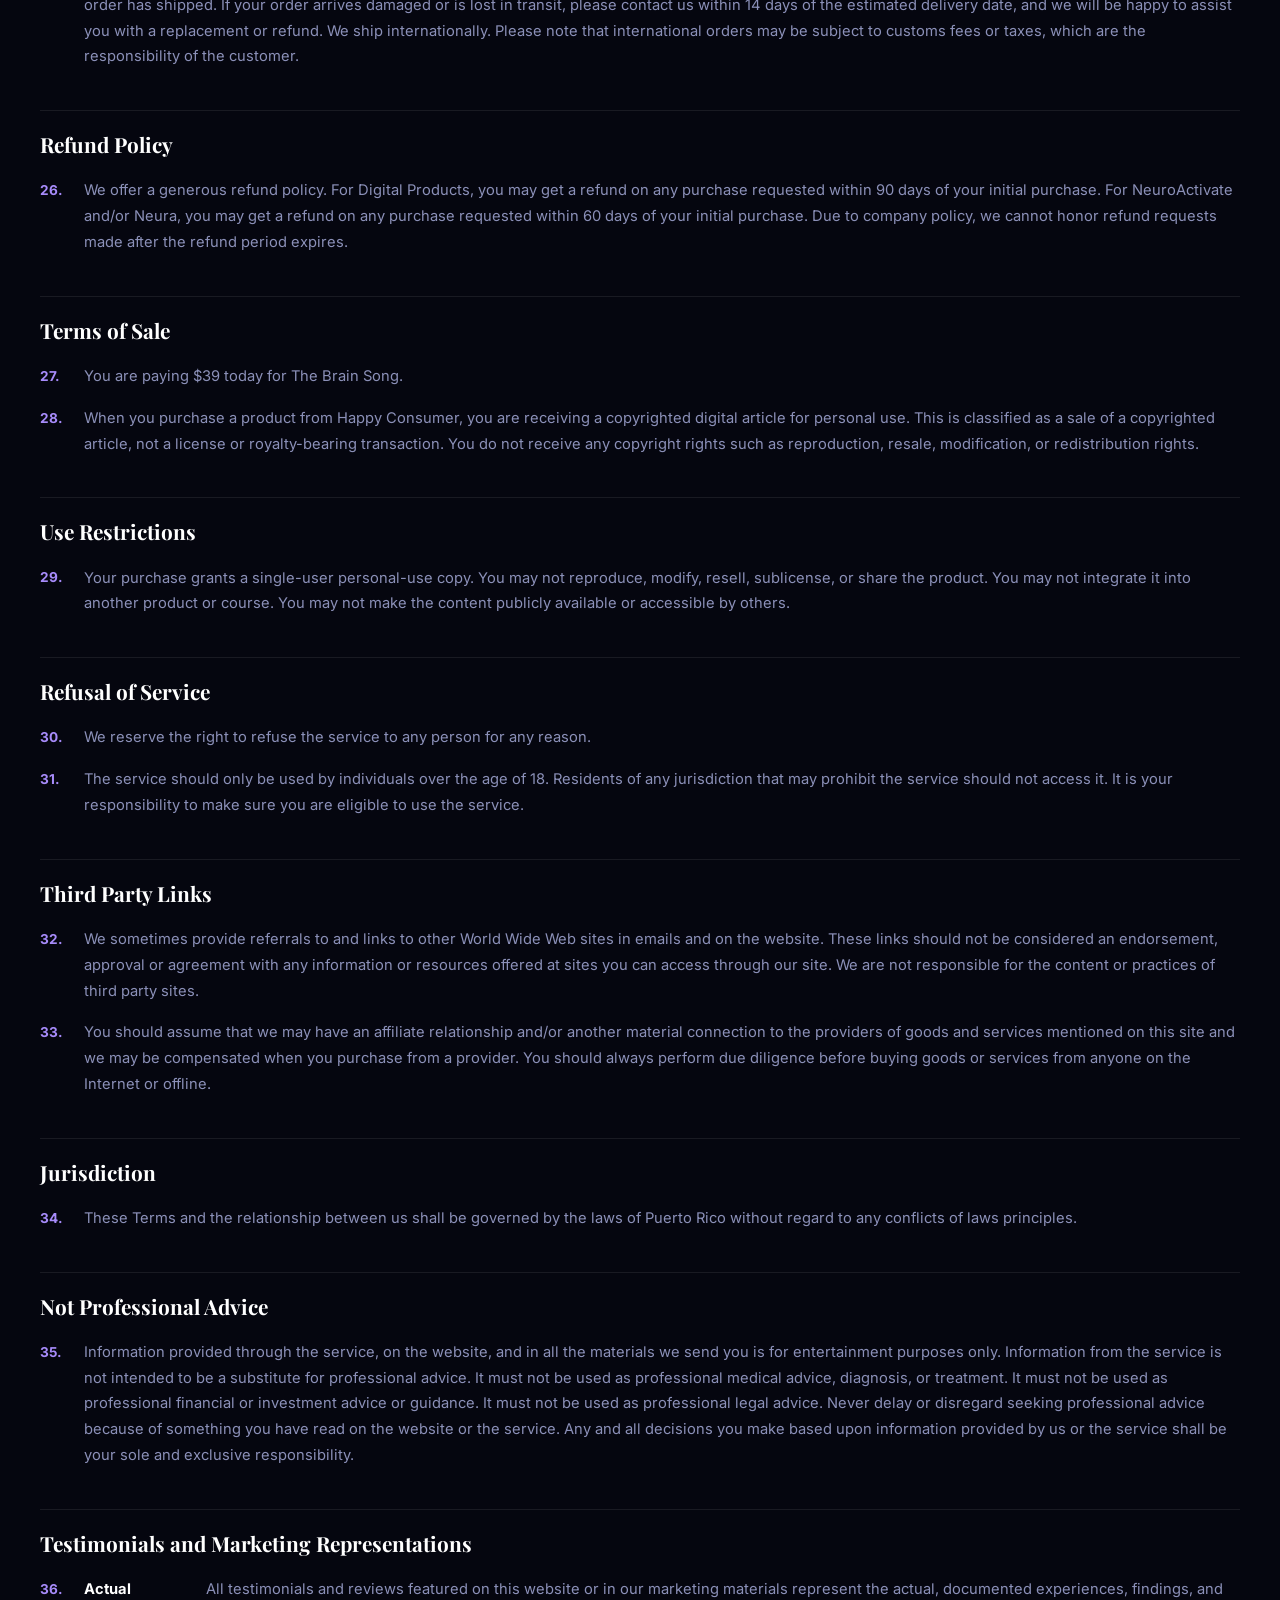
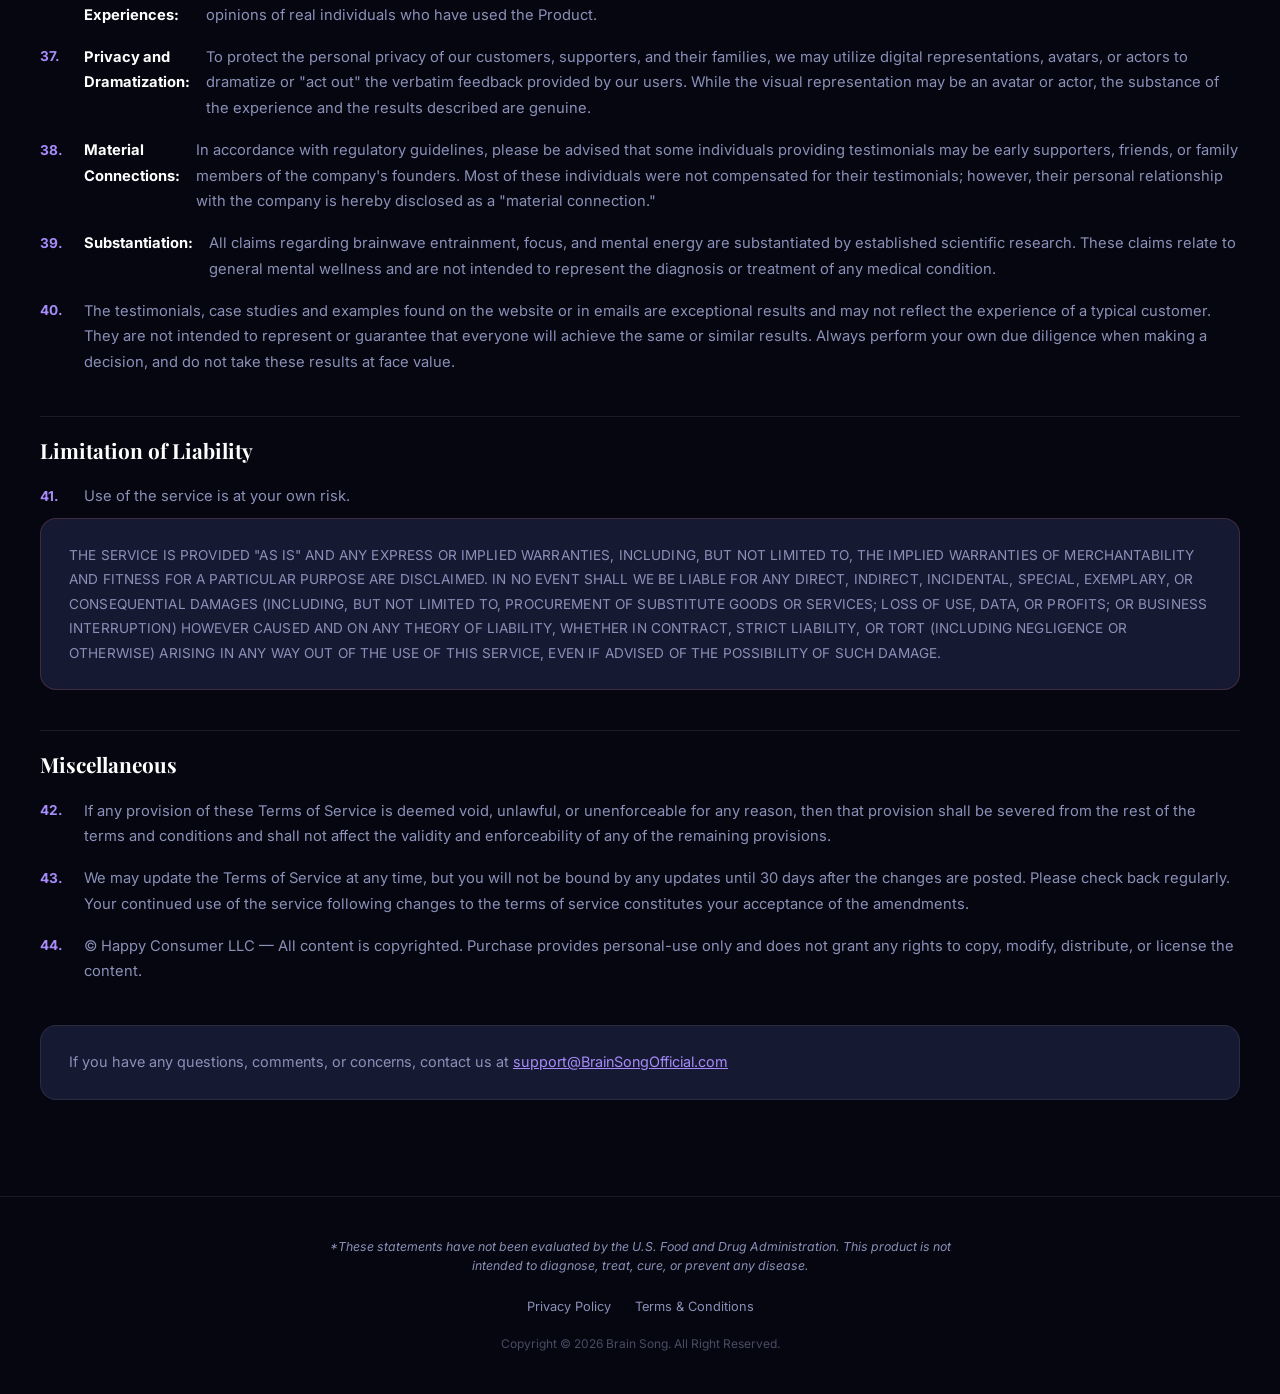
<file: terms-of-service.html>
﻿<!DOCTYPE html>
<html lang="en">
<head>
  <meta charset="UTF-8" />
  <meta name="viewport" content="width=device-width, initial-scale=1.0" />
  <title>Terms of Service — The Brain Song</title>
  <meta name="description" content="Terms of Service for The Brain Song. Read our full terms including refund policy, anti-spam policy, use restrictions, and limitation of liability." />
  <link rel="canonical" href="https://us-thebrainsong-en.com/terms-of-service.html" />
  <meta name="robots" content="noindex, follow" />
  <link rel="preconnect" href="https://fonts.googleapis.com" />
  <link rel="preconnect" href="https://fonts.gstatic.com" crossorigin />
  <link href="https://fonts.googleapis.com/css2?family=Inter:wght@300;400;500;600;700;800&family=Playfair+Display:wght@700;800&display=swap" rel="stylesheet" />
  <link rel="stylesheet" href="style.css" />
  <style>
    .legal-page { padding: 5rem 0 6rem; }
    .legal-page__header { margin-bottom: 3rem; border-bottom: 1px solid var(--c-border); padding-bottom: 2rem; }
    .legal-page__title { font-family: var(--font-display); font-size: clamp(1.8rem, 4vw, 2.8rem); font-weight: 800; color: #fff; margin-bottom: 0.5rem; }
    .legal-page__updated { font-size: 0.8rem; color: var(--c-text-muted); }
    .legal-nav { display: flex; gap: 1.5rem; flex-wrap: wrap; margin-bottom: 3rem; }
    .legal-nav a { font-size: 0.85rem; color: var(--c-accent-2); text-decoration: none; font-weight: 600; border-bottom: 1px solid rgba(167,139,250,0.3); padding-bottom: 2px; }
    .legal-nav a:hover { border-color: var(--c-accent-2); }
    .legal-section { margin-bottom: 2.5rem; }
    .legal-section h2 { font-family: var(--font-display); font-size: 1.3rem; font-weight: 700; color: #fff; margin-bottom: 1rem; padding-top: 1rem; border-top: 1px solid var(--c-border); }
    .legal-section ol { list-style: none; display: flex; flex-direction: column; gap: 1rem; }
    .legal-section ol li { display: flex; gap: 1rem; font-size: 0.92rem; color: var(--c-text-muted); line-height: 1.75; }
    .legal-section ol li .num { color: var(--c-accent-2); font-weight: 700; font-size: 0.85rem; min-width: 1.75rem; margin-top: 0.05rem; flex-shrink: 0; }
    .legal-limitation { background: var(--c-surface); border: 1px solid rgba(248,113,113,0.2); border-radius: var(--radius-md); padding: 1.5rem 1.75rem; font-size: 0.85rem; color: var(--c-text-muted); line-height: 1.8; text-transform: uppercase; letter-spacing: 0.01em; margin-top: 0.5rem; }
    .legal-contact { background: var(--c-surface); border: 1px solid var(--c-border); border-radius: var(--radius-md); padding: 1.5rem 1.75rem; margin-top: 2rem; font-size: 0.9rem; color: var(--c-text-muted); }
    .legal-contact a { color: var(--c-accent-2); }
    .legal-back { display: inline-flex; align-items: center; gap: 0.4rem; font-size: 0.85rem; color: var(--c-text-muted); text-decoration: none; margin-bottom: 2rem; transition: color 0.2s; }
    .legal-back:hover { color: var(--c-accent-2); }
  </style>

  <!-- Meta Pixel Code -->
  <script>!function(f,b,e,v,n,t,s){if(f.fbq)return;n=f.fbq=function(){n.callMethod?n.callMethod.apply(n,arguments):n.queue.push(arguments)};if(!f._fbq)f._fbq=n;n.push=n;n.loaded=!0;n.version='2.0';n.queue=[];t=b.createElement(e);t.async=!0;t.src=v;s=b.getElementsByTagName(e)[0];s.parentNode.insertBefore(t,s)}(window, document,'script','https://connect.facebook.net/en_US/fbevents.js');fbq('init', '1042615044869357');fbq('track', 'PageView', {}, {eventID: 'TEST60600'});</script>
  <noscript><img height="1" width="1" style="display:none" src="https://www.facebook.com/tr?id=1042615044869357&ev=PageView&noscript=1"/></noscript>
  <!-- End Meta Pixel Code -->
</head>
<body>

  <header class="topbar" role="banner">
    <div class="topbar__inner">
      <span class="topbar__badge">&#9650; Limited Offer</span>
      <span class="topbar__text">The Brain Song is available now — Instant Digital Access</span>
      <a href="https://hop.clickbank.net/?affiliate=secur24&vendor=brainsongx&pid=vsl" class="btn btn--sm btn--white" target="_blank" rel="noopener">Get Access →</a>
    </div>
  </header>

  <main class="legal-page">
    <div class="container">
      <a href="/" class="legal-back">← Back to Home</a>
      <div class="legal-page__header">
        <p class="section-label">Legal</p>
        <h1 class="legal-page__title">Terms of Service</h1>
        <p class="legal-page__updated">Last updated: January 20, 2026</p>
      </div>

      <nav class="legal-nav" aria-label="Legal pages">
        <a href="/privacy-policy.html">Privacy Policy</a>
        <a href="/terms-of-service.html">Terms of Service</a>
      </nav>

      <div class="legal-section">
        <h2>For Entertainment Purposes Only</h2>
        <ol>
          <li><span class="num">17.</span> We believe brain entrainment is a wonderful way to improve your situation in life, financially, emotionally, mentally and otherwise. But brain entrainment is not an exact science and we recommend that you do not treat it as such. The products are provided for entertainment purposes only. Please use your best judgment and common sense. The information provided by the service should not be used in place of any recommendations by legal, medical, or financial professionals or other professional counselors.</li>
          <li><span class="num">18.</span> Names of people mentioned in our marketing material have been changed to protect the privacy of those involved. We use pen names for this purpose. Some aspects of the marketing have been dramatized for entertainment effect.</li>
          <li><span class="num">19.</span> All accounts come from real people. As a thank you for permitting us to highlight their experiences in various formats, we have compensated them in accordance with applicable guidelines and regulations surrounding consumer endorsements.</li>
        </ol>
      </div>

      <div class="legal-section">
        <h2>Anti-Spam Policy</h2>
        <ol>
          <li><span class="num">20.</span> In order to serve our customers, we collect personally identifiable information, like names, addresses, phone numbers, email addresses, IP addresses, any notes or testimonials or comments that you provide to us or on our websites, and sometimes credit card information when such information is voluntarily submitted by our visitors.</li>
          <li><span class="num">21.</span> We will only use your personal information for the following purposes:</li>
          <li><span class="num">22.</span> To operate, improve, or promote our services; to provide customer service or support; to market our products and services through email marketing, SMS marketing; advertising — including retargeting via Google, Facebook, and similar companies; and notifications; to perform accounting, administrative, and legal tasks; to process payments; to help prevent fraud; to help diagnose problems with our servers and software; to gather broad demographic information; and to offer you products and services; to deliver the products and/or services to you that you have requested; to validate your compliance with the terms and conditions; for content improvement and feedback purposes; to contact you, when necessary, regarding your use of the website or product(s); for the few situations described below to better serve you.</li>
          <li><span class="num">23.</span> We will NEVER share your personally identifiable information with third parties unless you have given us explicit permission to do so, such as in order to fulfill a third party offer that you have accepted from us. By permitting us to collect this information, you will be able to receive information on other products and services that may be of interest to you, including related third-party offers that we may send to you. You also enable us to personalize your experience with us so that we can provide you with the highest quality of service.</li>
          <li><span class="num">24.</span> By submitting your email address on this website, you agree to receive email from us. You can cancel your participation in any of these email lists at any time by clicking the opt-out link or other unsubscribe option that is included in each respective email. We only send emails to people who have authorized us to contact them, and purchased products from us, either directly, or through a third party. We do not send unsolicited commercial emails, because we hate spam as much as you do.</li>
        </ol>
      </div>

      <div class="legal-section">
        <h2>Shipping Policy</h2>
        <ol>
          <li><span class="num">25.</span> We ship all orders within 1–3 business days. All orders are shipped directly from our manufacturing facility in Ohio. Standard shipping is via USPS and typically takes 3–7 business days for delivery within the US. Shipping to international (non-US) addresses may take up to 2–6 weeks. You will receive a tracking number once your order has shipped. If your order arrives damaged or is lost in transit, please contact us within 14 days of the estimated delivery date, and we will be happy to assist you with a replacement or refund. We ship internationally. Please note that international orders may be subject to customs fees or taxes, which are the responsibility of the customer.</li>
        </ol>
      </div>

      <div class="legal-section">
        <h2>Refund Policy</h2>
        <ol>
          <li><span class="num">26.</span> We offer a generous refund policy. For Digital Products, you may get a refund on any purchase requested within 90 days of your initial purchase. For NeuroActivate and/or Neura, you may get a refund on any purchase requested within 60 days of your initial purchase. Due to company policy, we cannot honor refund requests made after the refund period expires.</li>
        </ol>
      </div>

      <div class="legal-section">
        <h2>Terms of Sale</h2>
        <ol>
          <li><span class="num">27.</span> You are paying $39 today for The Brain Song.</li>
          <li><span class="num">28.</span> When you purchase a product from Happy Consumer, you are receiving a copyrighted digital article for personal use. This is classified as a sale of a copyrighted article, not a license or royalty-bearing transaction. You do not receive any copyright rights such as reproduction, resale, modification, or redistribution rights.</li>
        </ol>
      </div>

      <div class="legal-section">
        <h2>Use Restrictions</h2>
        <ol>
          <li><span class="num">29.</span> Your purchase grants a single-user personal-use copy. You may not reproduce, modify, resell, sublicense, or share the product. You may not integrate it into another product or course. You may not make the content publicly available or accessible by others.</li>
        </ol>
      </div>

      <div class="legal-section">
        <h2>Refusal of Service</h2>
        <ol>
          <li><span class="num">30.</span> We reserve the right to refuse the service to any person for any reason.</li>
          <li><span class="num">31.</span> The service should only be used by individuals over the age of 18. Residents of any jurisdiction that may prohibit the service should not access it. It is your responsibility to make sure you are eligible to use the service.</li>
        </ol>
      </div>

      <div class="legal-section">
        <h2>Third Party Links</h2>
        <ol>
          <li><span class="num">32.</span> We sometimes provide referrals to and links to other World Wide Web sites in emails and on the website. These links should not be considered an endorsement, approval or agreement with any information or resources offered at sites you can access through our site. We are not responsible for the content or practices of third party sites.</li>
          <li><span class="num">33.</span> You should assume that we may have an affiliate relationship and/or another material connection to the providers of goods and services mentioned on this site and we may be compensated when you purchase from a provider. You should always perform due diligence before buying goods or services from anyone on the Internet or offline.</li>
        </ol>
      </div>

      <div class="legal-section">
        <h2>Jurisdiction</h2>
        <ol>
          <li><span class="num">34.</span> These Terms and the relationship between us shall be governed by the laws of Puerto Rico without regard to any conflicts of laws principles.</li>
        </ol>
      </div>

      <div class="legal-section">
        <h2>Not Professional Advice</h2>
        <ol>
          <li><span class="num">35.</span> Information provided through the service, on the website, and in all the materials we send you is for entertainment purposes only. Information from the service is not intended to be a substitute for professional advice. It must not be used as professional medical advice, diagnosis, or treatment. It must not be used as professional financial or investment advice or guidance. It must not be used as professional legal advice. Never delay or disregard seeking professional advice because of something you have read on the website or the service. Any and all decisions you make based upon information provided by us or the service shall be your sole and exclusive responsibility.</li>
        </ol>
      </div>

      <div class="legal-section">
        <h2>Testimonials and Marketing Representations</h2>
        <ol>
          <li><span class="num">36.</span> <strong style="color:#fff">Actual Experiences:</strong> All testimonials and reviews featured on this website or in our marketing materials represent the actual, documented experiences, findings, and opinions of real individuals who have used the Product.</li>
          <li><span class="num">37.</span> <strong style="color:#fff">Privacy and Dramatization:</strong> To protect the personal privacy of our customers, supporters, and their families, we may utilize digital representations, avatars, or actors to dramatize or "act out" the verbatim feedback provided by our users. While the visual representation may be an avatar or actor, the substance of the experience and the results described are genuine.</li>
          <li><span class="num">38.</span> <strong style="color:#fff">Material Connections:</strong> In accordance with regulatory guidelines, please be advised that some individuals providing testimonials may be early supporters, friends, or family members of the company's founders. Most of these individuals were not compensated for their testimonials; however, their personal relationship with the company is hereby disclosed as a "material connection."</li>
          <li><span class="num">39.</span> <strong style="color:#fff">Substantiation:</strong> All claims regarding brainwave entrainment, focus, and mental energy are substantiated by established scientific research. These claims relate to general mental wellness and are not intended to represent the diagnosis or treatment of any medical condition.</li>
          <li><span class="num">40.</span> The testimonials, case studies and examples found on the website or in emails are exceptional results and may not reflect the experience of a typical customer. They are not intended to represent or guarantee that everyone will achieve the same or similar results. Always perform your own due diligence when making a decision, and do not take these results at face value.</li>
        </ol>
      </div>

      <div class="legal-section">
        <h2>Limitation of Liability</h2>
        <ol>
          <li><span class="num">41.</span> Use of the service is at your own risk.</li>
        </ol>
        <div class="legal-limitation">
          The service is provided "as is" and any express or implied warranties, including, but not limited to, the implied warranties of merchantability and fitness for a particular purpose are disclaimed. In no event shall we be liable for any direct, indirect, incidental, special, exemplary, or consequential damages (including, but not limited to, procurement of substitute goods or services; loss of use, data, or profits; or business interruption) however caused and on any theory of liability, whether in contract, strict liability, or tort (including negligence or otherwise) arising in any way out of the use of this service, even if advised of the possibility of such damage.
        </div>
      </div>

      <div class="legal-section">
        <h2>Miscellaneous</h2>
        <ol>
          <li><span class="num">42.</span> If any provision of these Terms of Service is deemed void, unlawful, or unenforceable for any reason, then that provision shall be severed from the rest of the terms and conditions and shall not affect the validity and enforceability of any of the remaining provisions.</li>
          <li><span class="num">43.</span> We may update the Terms of Service at any time, but you will not be bound by any updates until 30 days after the changes are posted. Please check back regularly. Your continued use of the service following changes to the terms of service constitutes your acceptance of the amendments.</li>
          <li><span class="num">44.</span> &copy; Happy Consumer LLC — All content is copyrighted. Purchase provides personal-use only and does not grant any rights to copy, modify, distribute, or license the content.</li>
        </ol>
      </div>

      <div class="legal-contact">
        If you have any questions, comments, or concerns, contact us at
        <a href="mailto:support@BrainSongOfficial.com">support@BrainSongOfficial.com</a>
      </div>

    </div>
  </main>

  <footer class="footer" role="contentinfo">
    <div class="container">
      <p class="footer__disclaimer"><em>*These statements have not been evaluated by the U.S. Food and Drug Administration. This product is not intended to diagnose, treat, cure, or prevent any disease.</em></p>
      <nav class="footer__links" aria-label="Footer links">
        <a href="/privacy-policy.html">Privacy Policy</a>
        <a href="/terms-of-service.html">Terms &amp; Conditions</a>
      </nav>
      <p class="footer__copy">Copyright &copy; 2026 Brain Song. All Right Reserved.</p>
    </div>
  </footer>

  <script src="main.js" defer></script>
</body>
</html>
</file>
<file: style.css>
/* ============================================
   THE BRAIN SONG — LANDING PAGE STYLES
   ============================================ */

/* --- RESET & BASE --- */
*, *::before, *::after { box-sizing: border-box; margin: 0; padding: 0; }

:root {
  --c-bg:        #05060f;
  --c-bg-2:      #0c0e1f;
  --c-bg-3:      #111428;
  --c-surface:   #161932;
  --c-border:    rgba(255,255,255,0.08);
  --c-accent:    #7c6af7;
  --c-accent-2:  #a78bfa;
  --c-glow:      #7c6af740;
  --c-gold:      #f5c842;
  --c-text:      #e8eaf6;
  --c-text-muted:#8b90b8;
  --c-pro:       #22c55e;
  --c-con:       #f87171;
  --radius-sm:   8px;
  --radius-md:   16px;
  --radius-lg:   24px;
  --shadow-glow: 0 0 40px rgba(124,106,247,0.25);
  --font-body:   'Inter', system-ui, sans-serif;
  --font-display:'Playfair Display', Georgia, serif;
  --max-w:       1280px;
  --max-w-narrow:920px;
}

html { scroll-behavior: smooth; }

body {
  background-color: var(--c-bg);
  color: var(--c-text);
  font-family: var(--font-body);
  font-size: 1rem;
  line-height: 1.7;
  -webkit-font-smoothing: antialiased;
}

img { max-width: 100%; display: block; }
a { color: inherit; }
ul { list-style: none; }
ol { list-style: none; }

/* --- LAYOUT --- */
.container {
  width: 100%;
  max-width: var(--max-w);
  margin: 0 auto;
  padding: 0 2.5rem;
}
.container--narrow { max-width: var(--max-w-narrow); }

@media (min-width: 1400px) {
  .container { padding: 0 3rem; }
}

.section {
  padding: 5.5rem 0;
}

/* --- TYPOGRAPHY --- */
.section-label {
  font-size: 0.75rem;
  font-weight: 700;
  letter-spacing: 0.12em;
  text-transform: uppercase;
  color: var(--c-accent-2);
  margin-bottom: 0.75rem;
}

.section-heading {
  font-family: var(--font-display);
  font-size: clamp(1.8rem, 4vw, 2.8rem);
  font-weight: 800;
  line-height: 1.2;
  color: #fff;
  margin-bottom: 1.25rem;
}

.section-sub {
  font-size: 1.05rem;
  color: var(--c-text-muted);
  max-width: 600px;
  margin-bottom: 2.5rem;
}

/* --- BUTTONS --- */
.btn {
  display: inline-flex;
  align-items: center;
  gap: 0.5rem;
  font-family: var(--font-body);
  font-weight: 700;
  border-radius: 50px;
  text-decoration: none;
  cursor: pointer;
  border: none;
  transition: transform 0.2s ease, box-shadow 0.2s ease, background 0.2s ease;
  white-space: nowrap;
  width: fit-content;
  align-self: flex-start;
}
.btn:focus-visible { outline: 2px solid var(--c-accent-2); outline-offset: 3px; }
.btn:hover { transform: translateY(-2px); }

.btn--primary {
  background: linear-gradient(135deg, #7c6af7, #a78bfa);
  color: #fff;
  padding: 0.95rem 2.2rem;
  font-size: 1rem;
  box-shadow: 0 4px 24px rgba(124,106,247,0.45);
}
.btn--primary:hover { box-shadow: 0 8px 36px rgba(124,106,247,0.65); }

.btn--lg { padding: 1.1rem 2.6rem; font-size: 1.1rem; }
.btn--sm { padding: 0.5rem 1.1rem; font-size: 0.85rem; }
.btn--white { background: #fff; color: #1a1a2e; }
.btn--white:hover { background: #e8e8ff; }

/* Centered contexts — override align-self */
.hero__cta-group .btn,
.cta-final__inner .btn {
  align-self: center;
}

/* --- BADGE --- */
.badge {
  display: inline-block;
  background: var(--c-surface);
  border: 1px solid var(--c-border);
  color: var(--c-text-muted);
  font-size: 0.75rem;
  font-weight: 600;
  padding: 0.3rem 0.75rem;
  border-radius: 50px;
}

/* --- TOPBAR --- */
.topbar {
  position: sticky;
  top: 0;
  z-index: 100;
  background: linear-gradient(90deg, #1a0a3e, #0d1033);
  border-bottom: 1px solid var(--c-border);
  padding: 0.6rem 1rem;
}
.topbar__inner {
  display: flex;
  align-items: center;
  justify-content: center;
  gap: 1rem;
  flex-wrap: wrap;
  max-width: var(--max-w);
  margin: 0 auto;
}
.topbar__badge {
  background: var(--c-gold);
  color: #1a1a00;
  font-size: 0.72rem;
  font-weight: 800;
  padding: 0.2rem 0.7rem;
  border-radius: 50px;
  text-transform: uppercase;
  letter-spacing: 0.05em;
}
.topbar__text {
  font-size: 0.85rem;
  color: var(--c-text-muted);
}

/* --- HERO --- */
.hero {
  position: relative;
  overflow: hidden;
  padding: 7rem 0 6rem;
  text-align: center;
  background: radial-gradient(ellipse 80% 60% at 50% 0%, #1b1154 0%, var(--c-bg) 70%);
}
.hero__bg-orb {
  position: absolute;
  border-radius: 50%;
  filter: blur(80px);
  pointer-events: none;
}
.hero__bg-orb--1 {
  width: 600px; height: 600px;
  background: radial-gradient(circle, #7c6af730, transparent 70%);
  top: -200px; left: 50%; transform: translateX(-50%);
}
.hero__bg-orb--2 {
  width: 400px; height: 400px;
  background: radial-gradient(circle, #a78bfa20, transparent 70%);
  bottom: -100px; right: 10%;
}

.hero__label {
  display: inline-block;
  background: rgba(124,106,247,0.15);
  border: 1px solid rgba(124,106,247,0.4);
  color: var(--c-accent-2);
  font-size: 0.75rem;
  font-weight: 700;
  letter-spacing: 0.1em;
  text-transform: uppercase;
  padding: 0.35rem 1rem;
  border-radius: 50px;
  margin-bottom: 1.5rem;
}

.hero__heading {
  font-family: var(--font-display);
  font-size: clamp(2.4rem, 6vw, 4.2rem);
  font-weight: 800;
  line-height: 1.15;
  color: #fff;
  margin-bottom: 1.25rem;
}
.hero__heading em {
  font-style: normal;
  background: linear-gradient(135deg, var(--c-accent), var(--c-accent-2));
  -webkit-background-clip: text;
  -webkit-text-fill-color: transparent;
  background-clip: text;
}

.hero__sub {
  font-size: 1.15rem;
  color: var(--c-text-muted);
  max-width: 600px;
  margin: 0 auto 2.5rem;
}

.hero__cta-group { margin-bottom: 1.25rem; display: flex; flex-direction: column; align-items: center; gap: 0.75rem; }
.hero__cta-note {
  font-size: 0.8rem;
  color: var(--c-text-muted);
}

.hero__trust-bar {
  display: flex;
  justify-content: center;
  gap: 1rem;
  flex-wrap: wrap;
  margin-top: 2rem;
}
.trust-pill {
  display: flex;
  align-items: center;
  gap: 0.4rem;
  background: var(--c-surface);
  border: 1px solid var(--c-border);
  font-size: 0.8rem;
  font-weight: 600;
  padding: 0.45rem 1rem;
  border-radius: 50px;
  color: var(--c-text-muted);
}
.trust-pill__icon {
  font-size: 0.9rem;
  color: var(--c-accent-2);
  line-height: 1;
}

/* --- PAIN SECTION --- */
.pain { background: var(--c-bg-2); }
.pain__grid {
  display: grid;
  grid-template-columns: repeat(auto-fit, minmax(220px, 1fr));
  gap: 1.25rem;
  margin-bottom: 2.5rem;
}
.pain-card {
  background: var(--c-surface);
  border: 1px solid var(--c-border);
  border-radius: var(--radius-md);
  padding: 1.5rem;
  transition: border-color 0.2s, transform 0.2s;
}
.pain-card:hover { border-color: rgba(124,106,247,0.4); transform: translateY(-3px); }
.pain-card__icon {
  font-size: 1.4rem;
  margin-bottom: 0.75rem;
  color: var(--c-accent-2);
  line-height: 1;
}

.pain__insight-icon {
  font-size: 1.5rem;
  flex-shrink: 0;
  color: var(--c-accent-2);
  margin-top: 0.1rem;
}

.pain__insight {
  display: flex;
  gap: 1.25rem;
  align-items: flex-start;
  background: linear-gradient(135deg, rgba(124,106,247,0.12), rgba(167,139,250,0.06));
  border: 1px solid rgba(124,106,247,0.3);
  border-radius: var(--radius-md);
  padding: 1.75rem;
}
.pain-card p { font-size: 0.95rem; color: var(--c-text-muted); }

.pain__insight-icon { font-size: 1.5rem; flex-shrink: 0; color: var(--c-accent-2); margin-top: 0.1rem; }
.pain__insight strong { display: block; margin-bottom: 0.5rem; color: #fff; }
.pain__insight p { font-size: 0.95rem; color: var(--c-text-muted); }

/* --- PRODUCT SECTION --- */
.product { background: var(--c-bg); }
.product__layout {
  display: grid;
  grid-template-columns: 1fr 1fr;
  gap: 4rem;
  align-items: center;
}
@media (max-width: 768px) { .product__layout { grid-template-columns: 1fr; gap: 2.5rem; } }

.product__img-wrap {
  border-radius: var(--radius-lg);
  overflow: hidden;
  background: var(--c-surface);
  border: 1px solid var(--c-border);
  box-shadow: var(--shadow-glow);
  max-height: 420px;
}
.product__img-wrap img { width: 100%; height: 100%; object-fit: cover; display: block; }
.product__badge-row { display: flex; gap: 0.5rem; margin-top: 0.75rem; }
.product__copy { display: flex; flex-direction: column; gap: 1rem; align-items: flex-start; }
.product__copy p { color: var(--c-text-muted); font-size: 0.97rem; }

/* --- STEPS --- */
.steps { background: var(--c-bg-2); }
.steps__list { display: flex; flex-direction: column; gap: 1.25rem; }
.step-card {
  display: flex;
  gap: 1.5rem;
  align-items: flex-start;
  background: var(--c-surface);
  border: 1px solid var(--c-border);
  border-radius: var(--radius-md);
  padding: 1.5rem 1.75rem;
  transition: border-color 0.2s;
}
.step-card:hover { border-color: rgba(124,106,247,0.4); }
.step-card__number {
  display: flex;
  align-items: center;
  justify-content: center;
  min-width: 2.5rem;
  height: 2.5rem;
  background: linear-gradient(135deg, var(--c-accent), var(--c-accent-2));
  border-radius: 50%;
  font-weight: 900;
  font-size: 1.1rem;
  color: #fff;
  flex-shrink: 0;
}
.step-card__body h3 { font-size: 1rem; font-weight: 700; color: #fff; margin-bottom: 0.3rem; }
.step-card__body p { font-size: 0.9rem; color: var(--c-text-muted); }

/* --- SCIENCE --- */
.science { background: var(--c-bg); }
.science .section-sub { margin-bottom: 2rem; }

.freq-table {
  background: var(--c-surface);
  border: 1px solid var(--c-border);
  border-radius: var(--radius-md);
  overflow: hidden;
  margin-bottom: 2rem;
}
.freq-row {
  display: grid;
  grid-template-columns: 120px 120px 1fr;
  padding: 0.85rem 1.25rem;
  border-bottom: 1px solid var(--c-border);
  font-size: 0.9rem;
  gap: 1rem;
  align-items: center;
}
.freq-row:last-child { border-bottom: none; }
.freq-row--head {
  background: rgba(255,255,255,0.04);
  font-size: 0.72rem;
  font-weight: 700;
  letter-spacing: 0.08em;
  text-transform: uppercase;
  color: var(--c-text-muted);
}
.freq-row--highlight {
  background: linear-gradient(90deg, rgba(124,106,247,0.15), transparent);
  border-color: rgba(124,106,247,0.3);
}

.freq-label {
  display: inline-block;
  padding: 0.2rem 0.65rem;
  border-radius: 50px;
  font-size: 0.8rem;
  font-weight: 700;
}
.delta { background: rgba(99,102,241,0.2); color: #818cf8; }
.theta { background: rgba(139,92,246,0.2); color: #a78bfa; }
.alpha { background: rgba(34,197,94,0.2); color: #4ade80; }
.beta  { background: rgba(250,204,21,0.2); color: #fcd34d; }
.gamma { background: rgba(239,68,68,0.2); color: #f87171; }

.bdnf-callout {
  display: flex;
  gap: 1.25rem;
  align-items: flex-start;
  background: var(--c-bg-3);
  border: 1px solid var(--c-border);
  border-radius: var(--radius-md);
  padding: 1.5rem 1.75rem;
}
.bdnf-callout__icon {
  font-size: 1.4rem;
  flex-shrink: 0;
  color: var(--c-accent-2);
  margin-top: 0.1rem;
}
.bdnf-callout strong { display: block; color: #fff; margin-bottom: 0.4rem; }
.bdnf-callout p { font-size: 0.9rem; color: var(--c-text-muted); }
.bdnf-callout em { color: var(--c-accent-2); font-style: italic; }

/* --- BENEFITS --- */
.benefits { background: var(--c-bg-2); }
.benefits__grid {
  display: grid;
  grid-template-columns: repeat(auto-fit, minmax(260px, 1fr));
  gap: 1.25rem;
}
.benefit-card {
  background: var(--c-surface);
  border: 1px solid var(--c-border);
  border-radius: var(--radius-md);
  padding: 1.75rem;
  transition: border-color 0.2s, transform 0.2s, box-shadow 0.2s;
}
.benefit-card:hover {
  border-color: rgba(124,106,247,0.5);
  transform: translateY(-4px);
  box-shadow: 0 8px 30px rgba(124,106,247,0.15);
}
.benefit-card__icon {
  font-size: 1.4rem;
  margin-bottom: 0.75rem;
  color: var(--c-accent-2);
  line-height: 1;
}
.benefit-card h3 { font-size: 1rem; font-weight: 700; color: #fff; margin-bottom: 0.4rem; }
.benefit-card p { font-size: 0.88rem; color: var(--c-text-muted); }

/* --- TESTIMONIALS --- */
.testimonials { background: var(--c-bg); }
.testimonials__grid {
  display: grid;
  grid-template-columns: repeat(auto-fit, minmax(260px, 1fr));
  gap: 1.5rem;
}
.testimonial-card {
  background: var(--c-surface);
  border: 1px solid var(--c-border);
  border-radius: var(--radius-md);
  padding: 1.75rem;
  position: relative;
  transition: border-color 0.2s;
}
.testimonial-card:hover { border-color: rgba(124,106,247,0.4); }
.testimonial-card__stars {
  font-size: 1rem;
  color: var(--c-gold);
  margin-bottom: 0.75rem;
  letter-spacing: 2px;
}
.testimonial-card p {
  font-size: 0.93rem;
  color: var(--c-text-muted);
  font-style: italic;
  margin-bottom: 1rem;
  line-height: 1.65;
}
.testimonial-card footer { font-size: 0.82rem; color: var(--c-text); }
.testimonial-card footer strong { color: var(--c-accent-2); }

/* --- PROS/CONS --- */
.proscons { background: var(--c-bg-2); }
.proscons__grid {
  display: grid;
  grid-template-columns: 1fr 1fr;
  gap: 1.5rem;
}
@media (max-width: 600px) { .proscons__grid { grid-template-columns: 1fr; } }

.proscons__col {
  background: var(--c-surface);
  border: 1px solid var(--c-border);
  border-radius: var(--radius-md);
  padding: 1.75rem;
}
.proscons__col--pro { border-top: 3px solid var(--c-pro); }
.proscons__col--con { border-top: 3px solid var(--c-con); }
.proscons__col-title { font-size: 0.85rem; font-weight: 800; text-transform: uppercase; letter-spacing: 0.08em; margin-bottom: 1rem; }
.proscons__col--pro .proscons__col-title { color: var(--c-pro); }
.proscons__col--con .proscons__col-title { color: var(--c-con); }
.proscons__col ul li {
  font-size: 0.9rem;
  color: var(--c-text-muted);
  padding: 0.35rem 0;
  border-bottom: 1px solid var(--c-border);
}
.proscons__col ul li:last-child { border-bottom: none; }

/* --- WHO IS IT FOR --- */
.whois { background: var(--c-bg); }
.whois__grid {
  display: grid;
  grid-template-columns: repeat(3, 1fr);
  gap: 1rem;
  margin-bottom: 1.5rem;
}
@media (max-width: 768px) { .whois__grid { grid-template-columns: repeat(2, 1fr); } }
@media (max-width: 480px) { .whois__grid { grid-template-columns: 1fr; } }

.whois-card {
  background: var(--c-surface);
  border: 1px solid var(--c-border);
  border-left: 3px solid var(--c-accent);
  border-radius: var(--radius-md);
  padding: 1.25rem 1.5rem;
  transition: border-color 0.2s, transform 0.2s;
}
.whois-card:hover {
  border-color: var(--c-accent-2);
  border-left-color: var(--c-accent-2);
  transform: translateY(-2px);
}
.whois-card__body strong {
  display: block;
  font-size: 0.97rem;
  color: #fff;
  font-weight: 700;
  margin-bottom: 0.3rem;
}
.whois-card__body p {
  font-size: 0.85rem;
  color: var(--c-text-muted);
  line-height: 1.5;
  margin: 0;
}
.whois__disclaimer {
  font-size: 0.8rem;
  color: var(--c-text-muted);
  border: 1px solid var(--c-border);
  border-radius: var(--radius-sm);
  padding: 0.75rem 1.25rem;
  background: var(--c-surface);
}

/* --- TIMELINE --- */
.timeline { background: var(--c-bg-2); }
.timeline__track {
  position: relative;
  display: flex;
  flex-direction: column;
  gap: 0;
  padding-left: 2rem;
}
.timeline__track::before {
  content: '';
  position: absolute;
  left: 0.45rem;
  top: 0.5rem;
  bottom: 0.5rem;
  width: 2px;
  background: linear-gradient(to bottom, var(--c-accent), transparent);
}
.timeline-item {
  display: flex;
  gap: 1.5rem;
  align-items: flex-start;
  padding: 1.5rem 0;
  border-bottom: 1px solid var(--c-border);
  position: relative;
}
.timeline-item:last-child { border-bottom: none; }
.timeline-item__marker {
  position: absolute;
  left: -1.65rem;
  top: 1.8rem;
  width: 0.85rem;
  height: 0.85rem;
  background: var(--c-accent);
  border-radius: 50%;
  box-shadow: 0 0 12px var(--c-glow);
  flex-shrink: 0;
}
.timeline-item__label {
  font-size: 0.75rem;
  font-weight: 800;
  text-transform: uppercase;
  letter-spacing: 0.08em;
  color: var(--c-accent-2);
  margin-bottom: 0.3rem;
}
.timeline-item__content p { font-size: 0.9rem; color: var(--c-text-muted); }

/* --- COMPARISON TABLE --- */
.comparison { background: var(--c-bg); }
.comp-table-wrap { overflow-x: auto; }
.comp-table {
  width: 100%;
  border-collapse: collapse;
  font-size: 0.88rem;
  background: var(--c-surface);
  border-radius: var(--radius-md);
  overflow: hidden;
  border: 1px solid var(--c-border);
}
.comp-table th, .comp-table td {
  padding: 0.85rem 1.1rem;
  text-align: center;
  border-bottom: 1px solid var(--c-border);
  color: var(--c-text-muted);
}
.comp-table th[scope="row"] { text-align: left; font-weight: 600; color: var(--c-text); }
.comp-table thead th { font-size: 0.78rem; font-weight: 700; text-transform: uppercase; letter-spacing: 0.07em; color: var(--c-text-muted); }
.comp-table__highlight {
  background: rgba(124,106,247,0.1);
  color: var(--c-accent-2) !important;
  font-weight: 700;
  border-left: 1px solid rgba(124,106,247,0.3);
  border-right: 1px solid rgba(124,106,247,0.3);
}
.comp-table thead .comp-table__highlight {
  background: rgba(124,106,247,0.18);
  color: #fff !important;
}
.comp-table tr:last-child td, .comp-table tr:last-child th { border-bottom: none; }

/* --- FAQ --- */
.faq { background: var(--c-bg-2); }
.faq__list { display: flex; flex-direction: column; gap: 0.75rem; }
.faq-item {
  background: var(--c-surface);
  border: 1px solid var(--c-border);
  border-radius: var(--radius-md);
  overflow: hidden;
  transition: border-color 0.2s;
}
.faq-item[open] { border-color: rgba(124,106,247,0.4); }
.faq-item summary {
  padding: 1.1rem 1.5rem;
  cursor: pointer;
  font-weight: 600;
  font-size: 0.97rem;
  color: #fff;
  display: flex;
  justify-content: space-between;
  align-items: center;
  list-style: none;
  user-select: none;
}
.faq-item summary::-webkit-details-marker { display: none; }
.faq-item summary::after {
  content: '+';
  font-size: 1.3rem;
  color: var(--c-accent-2);
  font-weight: 300;
  transition: transform 0.2s;
}
.faq-item[open] summary::after { content: '−'; }
.faq-item p {
  padding: 0 1.5rem 1.25rem;
  font-size: 0.9rem;
  color: var(--c-text-muted);
  line-height: 1.7;
}

/* --- GUARANTEE --- */
.guarantee { background: var(--c-bg); }
.guarantee__card {
  display: flex;
  gap: 2rem;
  align-items: flex-start;
  background: linear-gradient(135deg, rgba(124,106,247,0.14), rgba(167,139,250,0.07));
  border: 1px solid rgba(124,106,247,0.35);
  border-radius: var(--radius-lg);
  padding: 2.5rem;
}
.guarantee__card > div { display: flex; flex-direction: column; align-items: flex-start; gap: 0.75rem; }
.guarantee__icon {
  font-size: 2.5rem;
  flex-shrink: 0;
  color: var(--c-accent-2);
  line-height: 1;
  margin-top: 0.2rem;
}
.guarantee__card h2 { font-family: var(--font-display); font-size: 1.6rem; color: #fff; margin-bottom: 0.75rem; }
.guarantee__card p { font-size: 0.95rem; color: var(--c-text-muted); }
@media (max-width: 600px) { .guarantee__card { flex-direction: column; padding: 1.75rem; gap: 1rem; } }

/* --- FINAL CTA --- */
.cta-final {
  background: radial-gradient(ellipse 80% 60% at 50% 100%, #1b1154 0%, var(--c-bg-2) 70%);
  text-align: center;
}
.cta-final__inner { display: flex; flex-direction: column; align-items: center; gap: 1rem; }
.cta-final__heading {
  font-family: var(--font-display);
  font-size: clamp(1.8rem, 4vw, 2.8rem);
  font-weight: 800;
  color: #fff;
  line-height: 1.2;
}
.cta-final p { font-size: 1.05rem; color: var(--c-text-muted); max-width: 500px; }
.cta-final__note { font-size: 0.8rem; color: var(--c-text-muted); line-height: 1.6; }

.cta-final__price {
  font-size: 1rem;
  color: var(--c-text-muted);
  font-weight: 500;
}
.cta-final__price span {
  font-size: 2rem;
  font-weight: 900;
  color: #fff;
  margin-left: 0.25rem;
}

/* --- PRODUCT BULLETS --- */
.product__bullets {
  list-style: none;
  display: flex;
  flex-direction: column;
  gap: 0.5rem;
  margin-bottom: 1.5rem;
}
.product__bullets li {
  font-size: 0.92rem;
  color: var(--c-text-muted);
  display: flex;
  align-items: center;
  gap: 0.5rem;
}
.product__bullets li span,
.product__bullets li::before {
  color: var(--c-accent-2);
}

/* --- FOOTER SUPPORT / GUARANTEE LINES --- */
.footer__support {
  font-size: 0.78rem;
  color: var(--c-text-muted);
  margin-bottom: 0.5rem;
}
.footer__support a {
  color: var(--c-accent-2);
  text-decoration: underline;
}
.footer__guarantee {
  font-size: 0.8rem;
  color: var(--c-text-muted);
  margin-bottom: 1rem;
  font-weight: 600;
}

/* --- FOOTER --- */
.footer {
  background: var(--c-bg);
  border-top: 1px solid var(--c-border);
  padding: 2.5rem 0;
  text-align: center;
}
.footer__disclaimer {
  font-size: 0.77rem;
  color: var(--c-text-muted);
  max-width: 640px;
  margin: 0 auto 1.25rem;
  line-height: 1.6;
}
.footer__links {
  display: flex;
  justify-content: center;
  gap: 1.5rem;
  flex-wrap: wrap;
  margin-bottom: 1rem;
}
.footer__links a {
  font-size: 0.8rem;
  color: var(--c-text-muted);
  text-decoration: none;
  transition: color 0.2s;
}
.footer__links a:hover { color: var(--c-accent-2); }
.footer__copy { font-size: 0.75rem; color: rgba(139,144,184,0.5); }

/* ============================================
   RESPONSIVE — TABLET (max 768px)
   ============================================ */
@media (max-width: 768px) {
  /* Layout */
  .section { padding: 3.5rem 0; }
  .container { padding: 0 1.25rem; }

  /* Typography */
  .section-heading { font-size: clamp(1.5rem, 5vw, 2rem); }

  /* Hero */
  .hero { padding: 4.5rem 0 3.5rem; }
  .hero__heading { font-size: clamp(2rem, 7vw, 3rem); }
  .hero__sub { font-size: 1rem; }

  /* Grids — go 2 col */
  .benefits__grid { grid-template-columns: repeat(2, 1fr); }
  .features__grid { grid-template-columns: repeat(2, 1fr); }
  .after-buy__steps { grid-template-columns: repeat(2, 1fr); }

  /* Product section */
  .product__layout { grid-template-columns: 1fr; gap: 2rem; }
  .product__img-wrap { max-height: 280px; }

  /* Frequency table */
  .freq-row { grid-template-columns: 90px 90px 1fr; font-size: 0.8rem; padding: 0.7rem 0.85rem; }

  /* Testimonials */
  .testimonials__grid { grid-template-columns: 1fr; }

  /* Comparison table */
  .comp-table th, .comp-table td { padding: 0.65rem 0.75rem; font-size: 0.82rem; }

  /* Guarantee */
  .guarantee__card { flex-direction: column; padding: 1.75rem; gap: 1.25rem; }

  /* Timeline */
  .timeline__track { padding-left: 1.5rem; }
}

/* ============================================
   RESPONSIVE — MOBILE (max 480px)
   ============================================ */
@media (max-width: 480px) {
  /* Layout */
  .section { padding: 2.75rem 0; }
  .container { padding: 0 1rem; }

  /* Topbar */
  .topbar { padding: 0.5rem 0.75rem; }
  .topbar__text { display: none; }
  .topbar__badge { font-size: 0.65rem; }

  /* Hero */
  .hero { padding: 4rem 0 3rem; text-align: center; }
  .hero__heading { font-size: clamp(1.75rem, 8vw, 2.5rem); line-height: 1.2; }
  .hero__sub { font-size: 0.95rem; }
  .hero__trust-bar { gap: 0.5rem; }
  .trust-pill { font-size: 0.72rem; padding: 0.4rem 0.75rem; }

  /* Section headings */
  .section-heading { font-size: clamp(1.4rem, 6vw, 1.9rem); }
  .section-sub { font-size: 0.92rem; }

  /* Grids — go 1 col */
  .benefits__grid { grid-template-columns: 1fr; }
  .features__grid { grid-template-columns: 1fr; }
  .after-buy__steps { grid-template-columns: 1fr; }
  .whois__grid { grid-template-columns: 1fr; }
  .proscons__grid { grid-template-columns: 1fr; }

  /* Pain cards */
  .pain__grid { grid-template-columns: 1fr 1fr; gap: 0.75rem; }
  .pain-card { padding: 1.1rem; }
  .pain__insight { flex-direction: column; gap: 0.75rem; padding: 1.25rem; }

  /* Product section */
  .product__img-wrap { max-height: 220px; }
  .product__copy { gap: 0.75rem; }

  /* Steps */
  .step-card { padding: 1.1rem 1.25rem; gap: 1rem; }

  /* Frequency table */
  .freq-row { grid-template-columns: 80px 1fr; padding: 0.65rem 0.75rem; }
  .freq-row > *:nth-child(2) { display: none; }

  /* BDNF callout */
  .bdnf-callout { flex-direction: column; gap: 0.75rem; padding: 1.25rem; }

  /* Testimonials */
  .testimonial-card { padding: 1.25rem; }

  /* Who it's for */
  .whois-card { padding: 1rem 1.1rem; }

  /* Timeline */
  .timeline__track { padding-left: 1.25rem; }
  .timeline-item__marker { left: -1.4rem; top: 1.6rem; width: 0.7rem; height: 0.7rem; }

  /* Comparison table */
  .comp-table { font-size: 0.78rem; }
  .comp-table th, .comp-table td { padding: 0.55rem 0.5rem; }
  .comp-table th[scope="col"]:nth-child(3),
  .comp-table td:nth-child(3) { display: none; } /* hide Brain Training Apps on tiny screens */

  /* FAQ */
  .faq-item summary { font-size: 0.88rem; padding: 0.9rem 1.1rem; }
  .faq-item p { padding: 0 1.1rem 1rem; font-size: 0.85rem; }

  /* Guarantee */
  .guarantee__card { padding: 1.25rem; gap: 0.75rem; }
  .guarantee__icon { font-size: 1.8rem; }
  .guarantee__card h2 { font-size: 1.2rem; }

  /* Mid-page CTA banner */
  .section[aria-label="Mid-page call to action"] > .container > div {
    flex-direction: column;
    text-align: center;
    align-items: center;
  }

  /* Final CTA */
  .cta-final__heading { font-size: clamp(1.4rem, 6vw, 2rem); }
  .cta-final p { font-size: 0.92rem; }
  .cta-final__price span { font-size: 1.6rem; }

  /* Buttons */
  .btn--lg { padding: 0.95rem 1.75rem; font-size: 1rem; }

  /* Footer */
  .footer__links { gap: 1rem; }
  .footer__disclaimer { font-size: 0.72rem; }
}


/* --- KEY FEATURES --- */
.features { background: var(--c-bg-2); }
.features__grid {
  display: grid;
  grid-template-columns: repeat(auto-fit, minmax(280px, 1fr));
  gap: 1.25rem;
}
.feature-card {
  background: var(--c-surface);
  border: 1px solid var(--c-border);
  border-radius: var(--radius-md);
  padding: 1.75rem;
  transition: border-color 0.2s, transform 0.2s;
}
.feature-card:hover { border-color: rgba(124,106,247,0.4); transform: translateY(-3px); }
.feature-card__num {
  font-size: 0.7rem;
  font-weight: 900;
  letter-spacing: 0.1em;
  color: var(--c-accent-2);
  margin-bottom: 0.6rem;
  display: block;
}
.feature-card h3 { font-size: 1rem; font-weight: 700; color: #fff; margin-bottom: 0.4rem; }
.feature-card p { font-size: 0.88rem; color: var(--c-text-muted); }

/* --- AFTER BUY --- */
.after-buy { background: var(--c-bg-2); }
.after-buy__steps {
  display: grid;
  grid-template-columns: repeat(auto-fit, minmax(240px, 1fr));
  gap: 1.5rem;
}
.after-buy__step {
  display: flex;
  gap: 1.25rem;
  align-items: flex-start;
  background: var(--c-surface);
  border: 1px solid var(--c-border);
  border-radius: var(--radius-md);
  padding: 1.5rem;
  transition: border-color 0.2s;
}
.after-buy__step:hover { border-color: rgba(124,106,247,0.4); }
.after-buy__num {
  min-width: 2.2rem;
  height: 2.2rem;
  background: linear-gradient(135deg, var(--c-accent), var(--c-accent-2));
  border-radius: 50%;
  display: flex;
  align-items: center;
  justify-content: center;
  font-weight: 900;
  font-size: 0.9rem;
  color: #fff;
  flex-shrink: 0;
}
.after-buy__step h3 { font-size: 0.95rem; font-weight: 700; color: #fff; margin-bottom: 0.35rem; }
.after-buy__step p { font-size: 0.87rem; color: var(--c-text-muted); }

/* end */

/* --- VIDEO EMBED --- */
.infographic-wrap {
  margin-top: 2.5rem;
  border-radius: var(--radius-lg);
  overflow: hidden;
  border: 2px solid rgba(124,106,247,0.4);
  box-shadow: 0 0 40px rgba(124,106,247,0.2), 0 0 0 1px rgba(124,106,247,0.1);
  background: var(--c-surface);
}
.infographic-wrap img {
  width: 100%;
  height: auto;
  display: block;
}

/* ============================================
   GLOBAL ALIGNMENT & MOBILE FIXES
   ============================================ */

/* Infographic — full width, proper containment */
.infographic-wrap {
  width: 100%;
  max-width: 100%;
}

/* Buttons — allow wrapping so long text doesn't overflow */
.btn {
  white-space: normal;
  text-align: center;
  word-break: break-word;
}

/* section-sub — full width on small screens */
.section-sub {
  width: 100%;
  box-sizing: border-box;
}

/* Product bullets — no overflow */
.product__bullets li {
  word-break: break-word;
}

/* ============================================
   ADDITIONAL MOBILE FIXES (max 480px)
   ============================================ */
@media (max-width: 480px) {

  /* Infographic border thinned, radius reduced for small screens */
  .infographic-wrap {
    border-width: 1px;
    border-radius: var(--radius-md);
    margin-top: 1.25rem;
  }

  /* Primary CTA buttons — full width, centered */
  .hero__cta-group .btn--primary,
  .cta-final__inner .btn--primary {
    width: 100%;
    justify-content: center;
    padding: 1rem 1.25rem;
    font-size: 0.92rem;
  }

  /* Mid-page CTA banner button — full width */
  .section[aria-label="Mid-page call to action"] .btn {
    width: 100%;
    justify-content: center;
    align-self: center;
  }
  .section[aria-label="Mid-page call to action"] > .container > div {
    flex-direction: column;
    align-items: center;
    text-align: center;
    gap: 1.25rem;
  }

  /* Product copy button — full width */
  .product__copy .btn {
    width: 100%;
    justify-content: center;
  }

  /* Guarantee button — full width */
  .guarantee__card .btn {
    width: 100%;
    justify-content: center;
  }

  /* Trust bar — 2x2 grid on very small screens */
  .hero__trust-bar {
    display: grid;
    grid-template-columns: 1fr 1fr;
    gap: 0.5rem;
  }
  .trust-pill {
    justify-content: center;
    font-size: 0.7rem;
    padding: 0.4rem 0.5rem;
  }

  /* Product image — natural aspect ratio, no max-height clipping */
  .product__img-wrap {
    max-height: none;
  }
  .product__img-wrap img {
    height: auto;
    object-fit: contain;
  }
}

/* ============================================
   ADDITIONAL TABLET FIXES (max 768px)
   ============================================ */
@media (max-width: 768px) {
  /* Infographic */
  .infographic-wrap {
    border-width: 1px;
  }

  /* Mid-page CTA — stack on tablet too */
  .section[aria-label="Mid-page call to action"] > .container > div {
    flex-direction: column;
    align-items: flex-start;
    gap: 1.25rem;
  }

  /* Product image — don't clip on tablet */
  .product__img-wrap {
    max-height: none;
  }
  .product__img-wrap img {
    height: auto;
    object-fit: contain;
  }
}

/* --- VIDEO EMBED --- */
.video-wrap {
  margin-top: 2.5rem;
}
.video-wrap__label {
  font-size: 0.75rem;
  font-weight: 700;
  letter-spacing: 0.1em;
  text-transform: uppercase;
  color: var(--c-accent-2);
  margin-bottom: 0.75rem;
}
.video-wrap__embed {
  position: relative;
  width: 100%;
  padding-bottom: 56.25%;
  height: 0;
  border-radius: var(--radius-lg);
  overflow: hidden;
  border: 1px solid var(--c-border);
  box-shadow: var(--shadow-glow);
}
.video-wrap__embed iframe {
  position: absolute;
  top: 0; left: 0;
  width: 100%;
  height: 100%;
  border: none;
}
</file>
